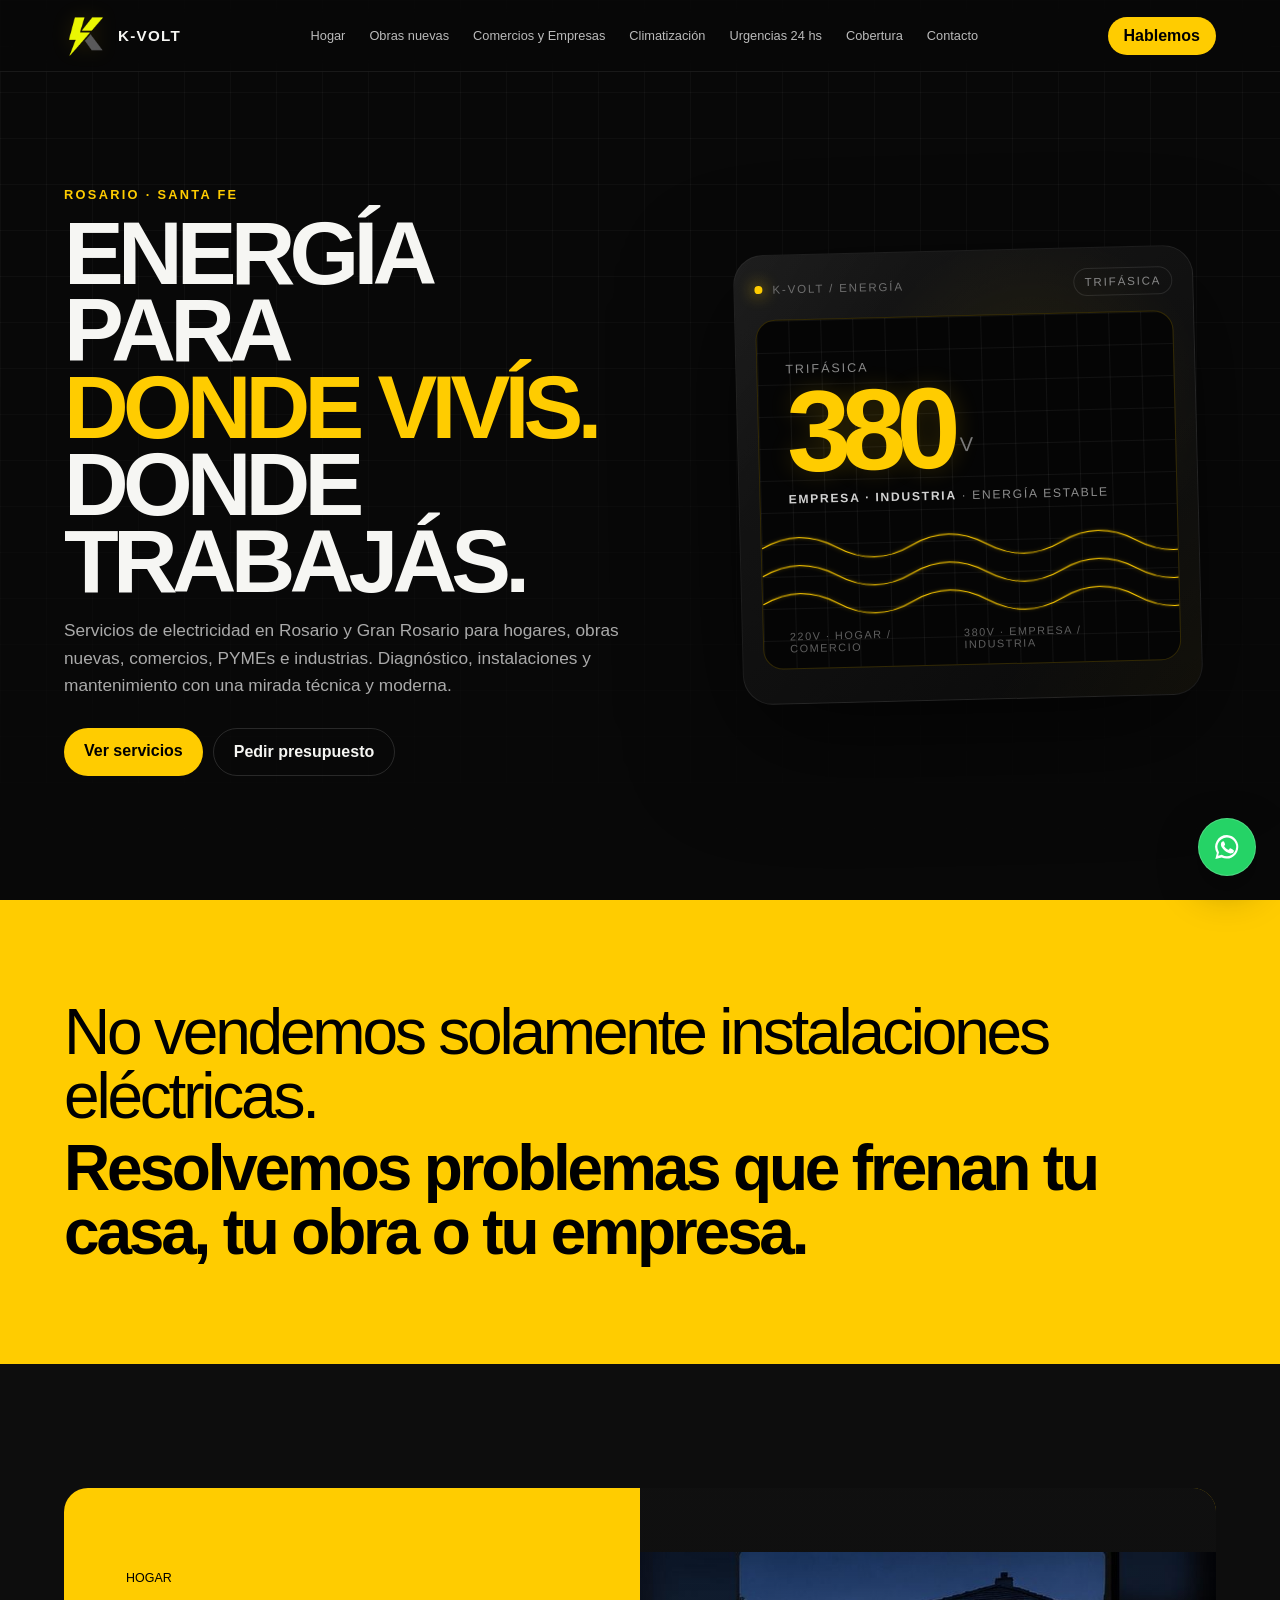
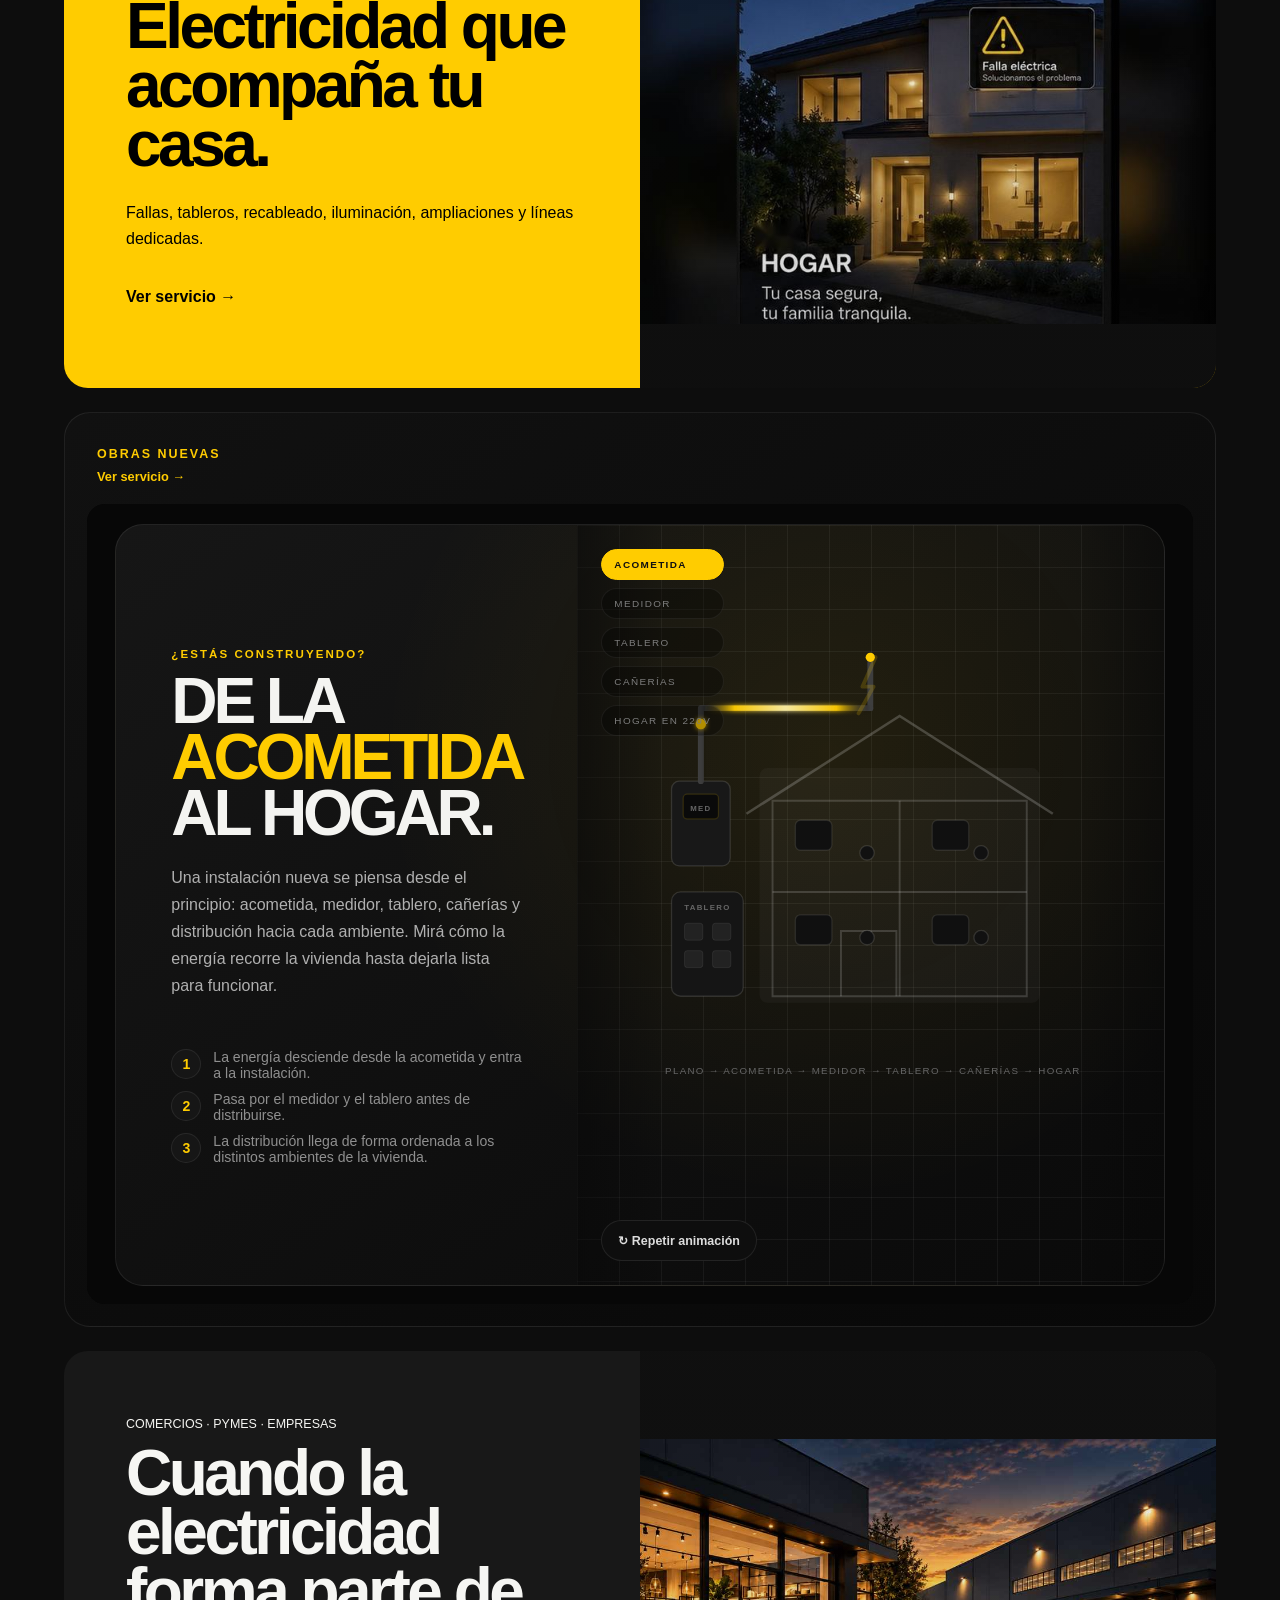
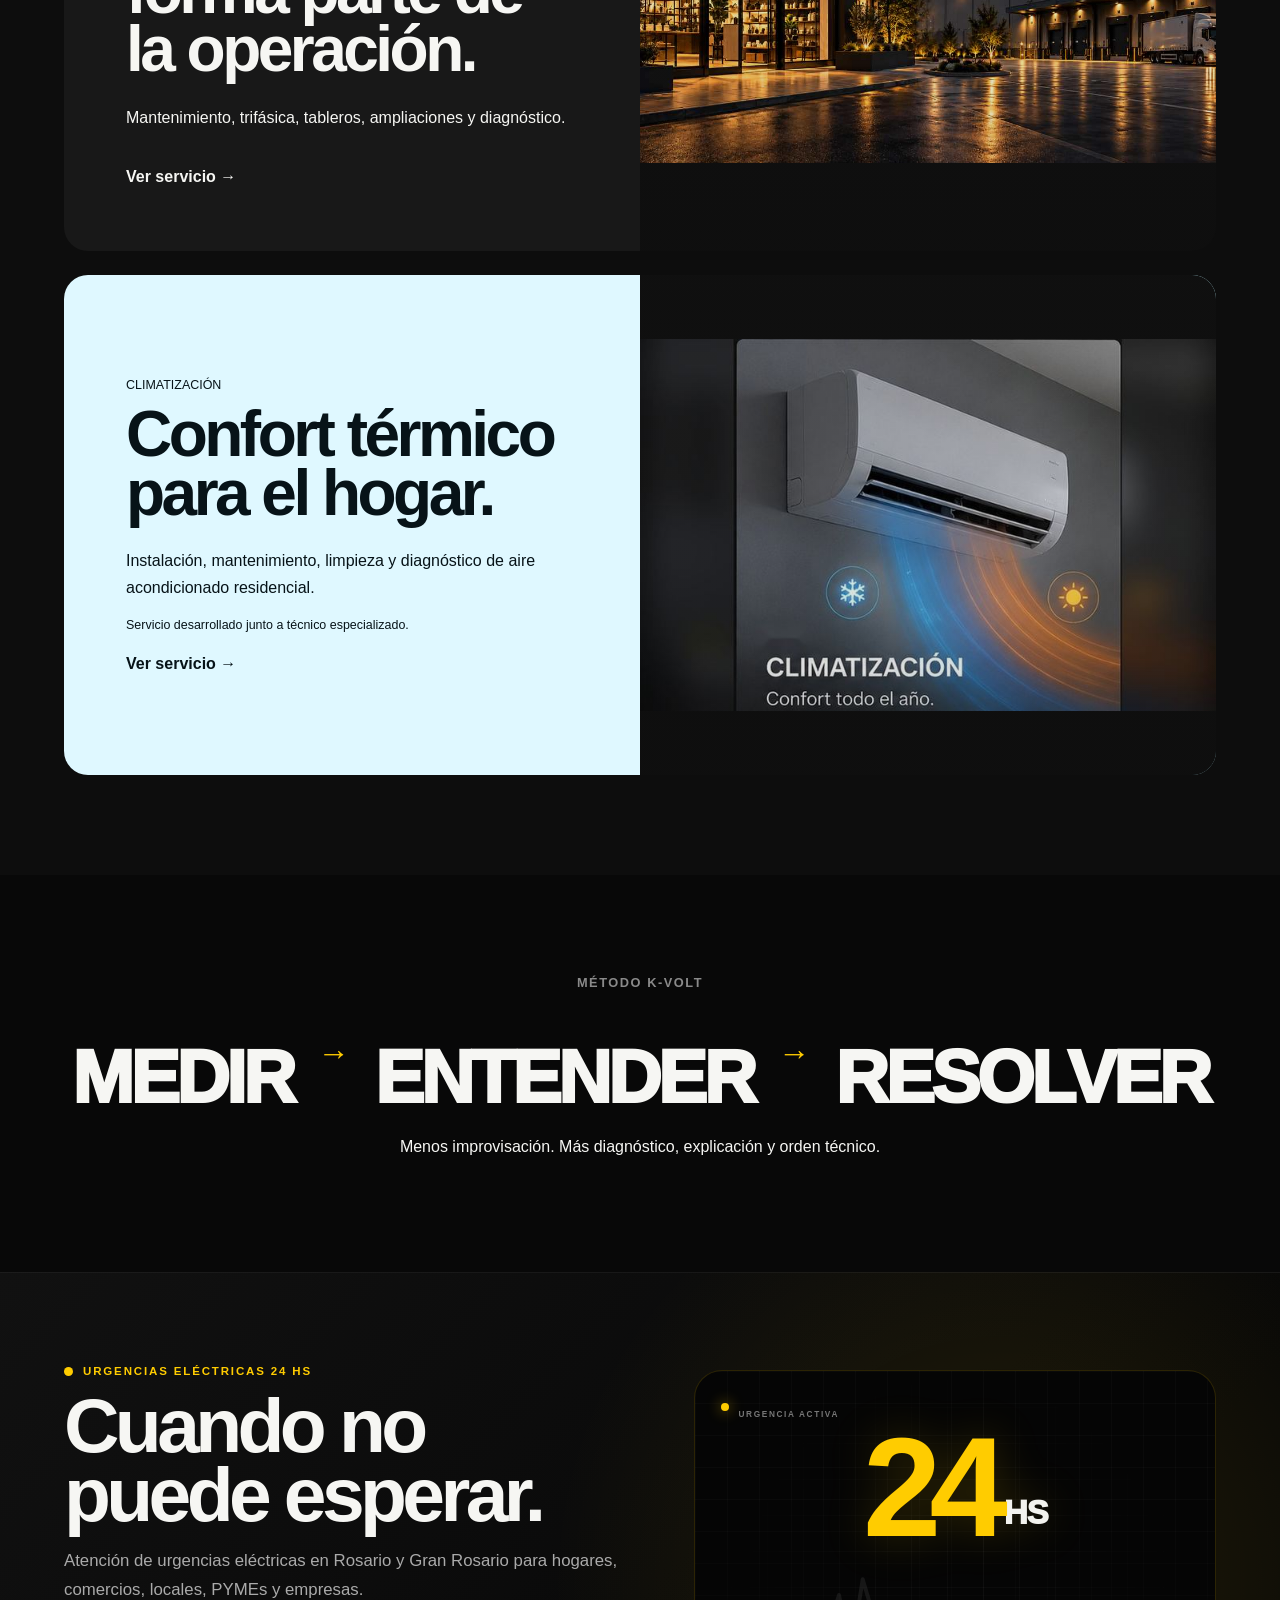
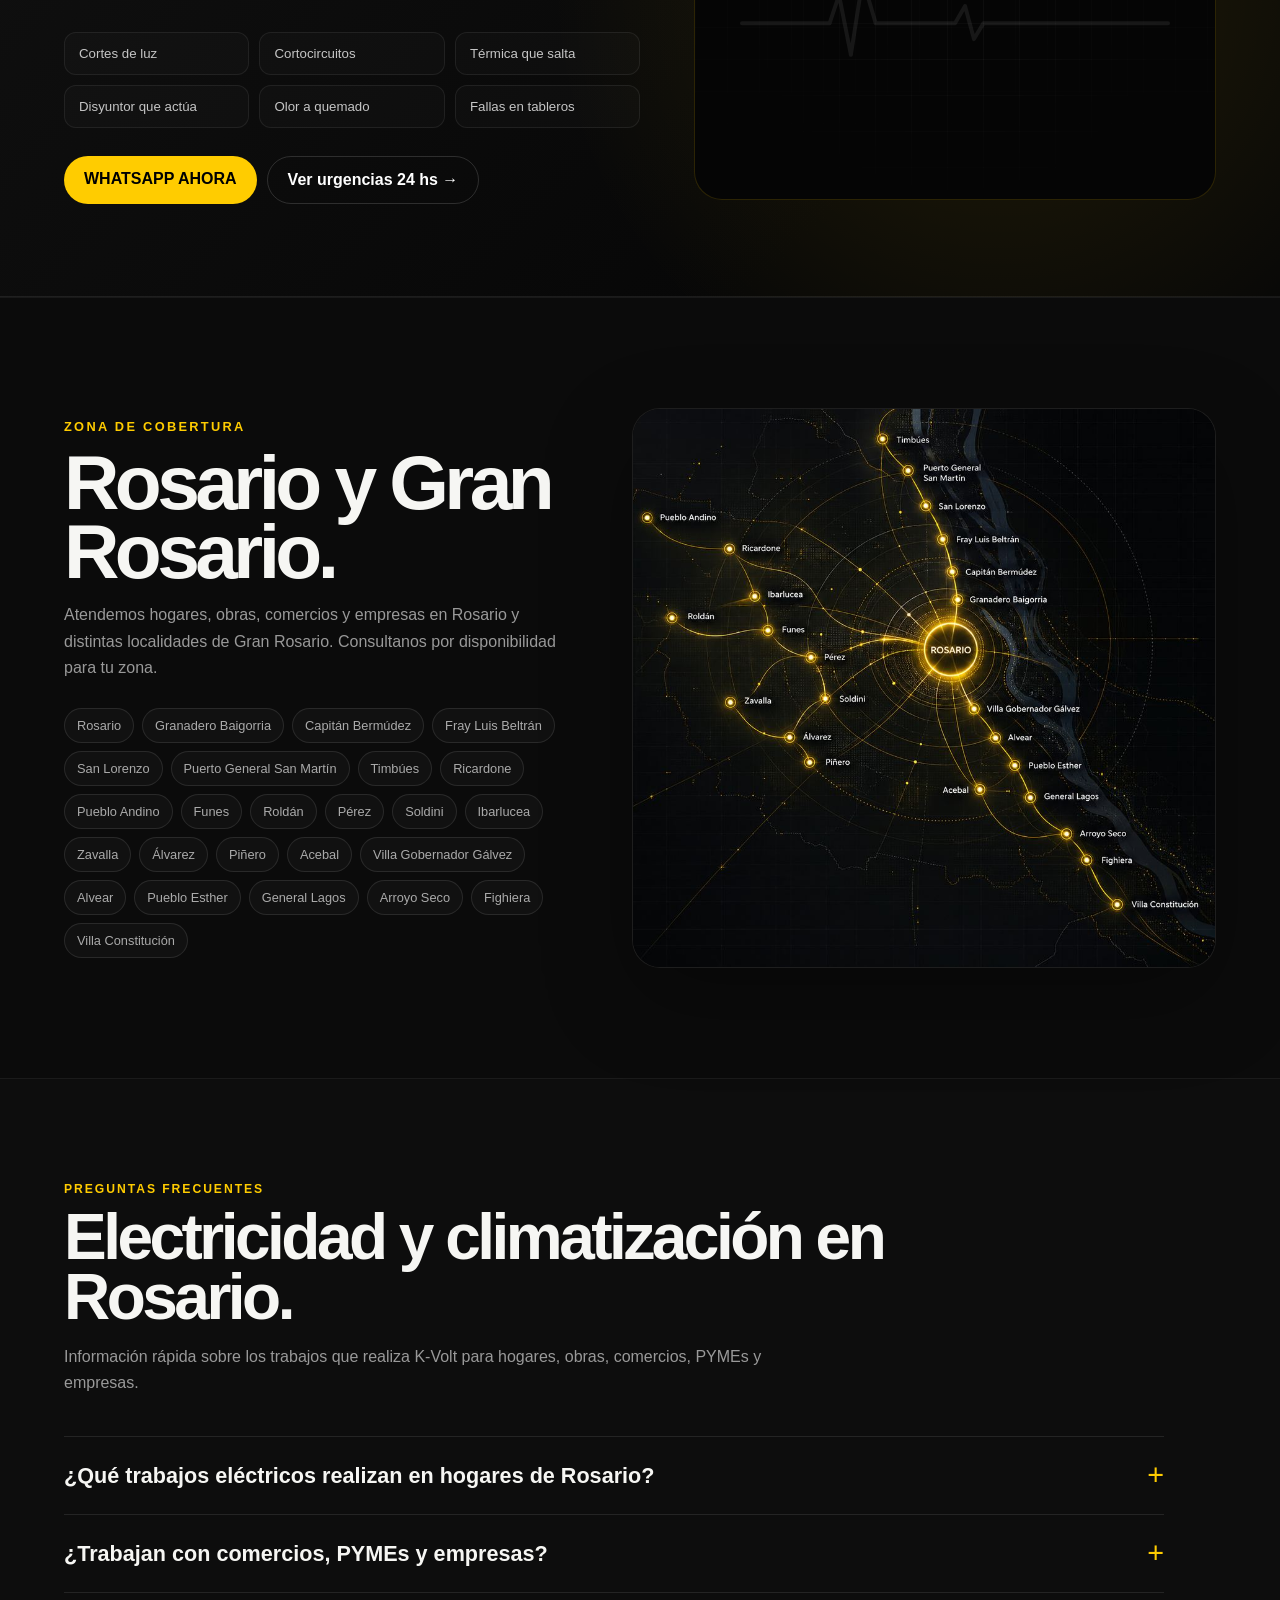
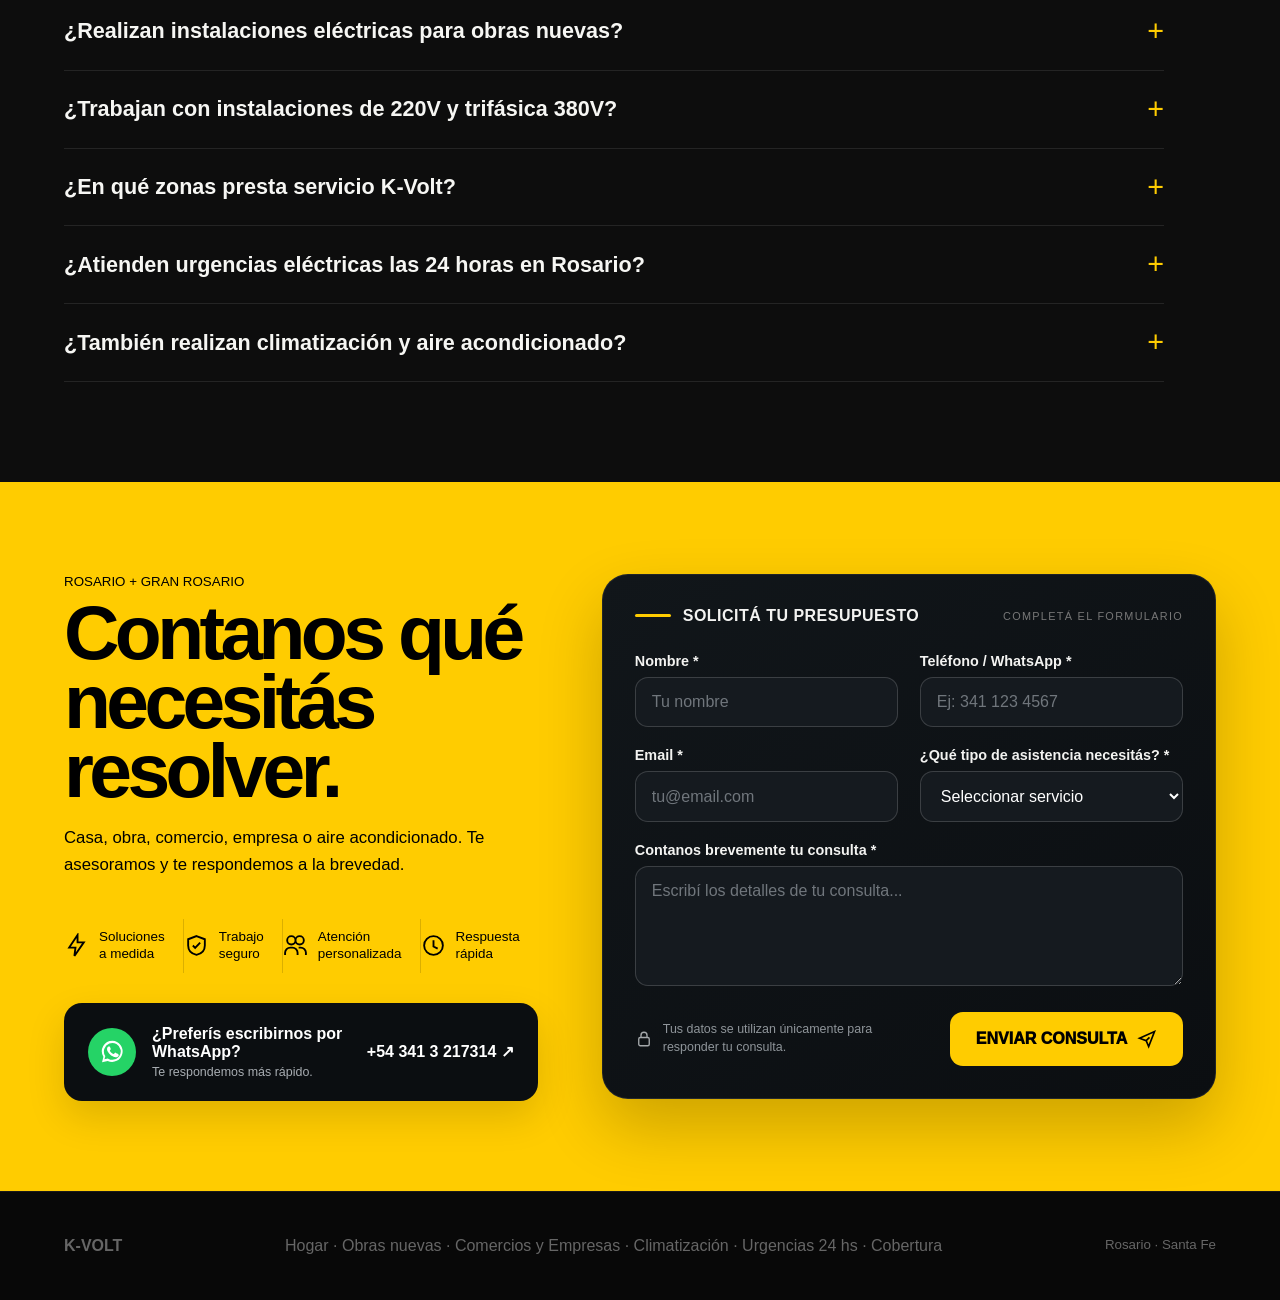
<file: index.html>
<!doctype html>
<html lang="es-AR">
<head>
<meta charset="utf-8">
<meta name="viewport" content="width=device-width,initial-scale=1">
<title>Electricista en Rosario | Hogar, Obras, Comercios y Empresas | K-Volt</title>
<meta name="description" content="Servicios de electricidad en Rosario y Gran Rosario para hogares, obras nuevas, comercios, PYMEs e industrias. Instalaciones, urgencias eléctricas 24 horas, tableros, diagnóstico, mantenimiento, 220V y 380V.">
<meta name="robots" content="index,follow">
<meta name="theme-color" content="#080808">
<link rel="canonical" href="https://kvolt.com.ar/">
<link rel="icon" type="image/png" href="assets/kvolt-isotipo-web.png">
<meta property="og:locale" content="es_AR">
<meta property="og:type" content="website">
<meta property="og:site_name" content="K-Volt">
<meta property="og:title" content="Electricista en Rosario | Hogar, Obras, Comercios y Empresas | K-Volt">
<meta property="og:description" content="Electricidad para hogares, obras nuevas, comercios, PYMEs e industrias en Rosario y Gran Rosario.">
<meta property="og:url" content="https://kvolt.com.ar/">
<meta property="og:image" content="https://kvolt.com.ar/assets/comercios-empresas-kvolt.jpg">
<meta name="twitter:card" content="summary_large_image">
<meta name="twitter:title" content="Electricista en Rosario | K-Volt">
<meta name="twitter:description" content="Servicios eléctricos para hogares, obras nuevas, comercios, PYMEs e industrias en Rosario y Gran Rosario.">
<meta name="twitter:image" content="https://kvolt.com.ar/assets/comercios-empresas-kvolt.jpg">
<script type="application/ld+json">
{
  "@context":"https://schema.org",
  "@type":"Electrician",
  "@id":"https://kvolt.com.ar/#business",
  "name":"K-Volt",
  "url":"https://kvolt.com.ar/",
  "logo":"https://kvolt.com.ar/assets/kvolt-isotipo-web.png",
  "image":"https://kvolt.com.ar/assets/comercios-empresas-kvolt.jpg",
  "telephone":"+54 341 3 217314",
  "email":"contacto.kvolt@gmail.com",
  "description":"Servicios de electricidad para hogares, obras nuevas, comercios, PYMEs e industrias en Rosario y Gran Rosario.",
  "areaServed":[
    {"@type":"City","name":"Rosario"},
    {"@type":"City","name":"Granadero Baigorria"},
    {"@type":"City","name":"Capitán Bermúdez"},
    {"@type":"City","name":"Fray Luis Beltrán"},
    {"@type":"City","name":"San Lorenzo"},
    {"@type":"City","name":"Puerto General San Martín"},
    {"@type":"City","name":"Timbúes"},
    {"@type":"City","name":"Ricardone"},
    {"@type":"City","name":"Pueblo Andino"},
    {"@type":"City","name":"Funes"},
    {"@type":"City","name":"Roldán"},
    {"@type":"City","name":"Pérez"},
    {"@type":"City","name":"Soldini"},
    {"@type":"City","name":"Ibarlucea"},
    {"@type":"City","name":"Zavalla"},
    {"@type":"City","name":"Álvarez"},
    {"@type":"City","name":"Piñero"},
    {"@type":"City","name":"Acebal"},
    {"@type":"City","name":"Villa Gobernador Gálvez"},
    {"@type":"City","name":"Alvear"},
    {"@type":"City","name":"Pueblo Esther"},
    {"@type":"City","name":"General Lagos"},
    {"@type":"City","name":"Arroyo Seco"},
    {"@type":"City","name":"Fighiera"},
    {"@type":"City","name":"Villa Constitución"}
  ],
  "hasOfferCatalog":{
    "@type":"OfferCatalog",
    "name":"Servicios K-Volt",
    "itemListElement":[
      {"@type":"Offer","itemOffered":{"@type":"Service","name":"Electricidad para hogares"}},
      {"@type":"Offer","itemOffered":{"@type":"Service","name":"Instalaciones eléctricas para obras nuevas"}},
      {"@type":"Offer","itemOffered":{"@type":"Service","name":"Electricidad para comercios, PYMEs e industrias"}},
      {"@type":"Offer","itemOffered":{"@type":"Service","name":"Mantenimiento y diagnóstico eléctrico"}},
      {"@type":"Offer","itemOffered":{"@type":"Service","name":"Urgencias eléctricas 24 horas en Rosario"}},
      {"@type":"Offer","itemOffered":{"@type":"Service","name":"Climatización y aire acondicionado residencial"}}
    ]
  }
}
</script>
<style>
:root{--y:#ffcc00;--b:#080808;--g:#141414;--w:#f6f6f3;--m:#919191}
*{box-sizing:border-box}
html{scroll-behavior:smooth}
body{margin:0;background:var(--b);color:var(--w);font-family:Arial,Helvetica,sans-serif;overflow-x:hidden}
a{color:inherit;text-decoration:none}

.loader{
  position:fixed;inset:0;z-index:9999;
  display:grid;place-items:center;
  background:
    radial-gradient(circle at center, rgba(255,204,0,.09), transparent 26rem),
    #050505;
  transition:opacity .7s ease, visibility .7s ease;
}
.loader.hide{opacity:0;visibility:hidden}
.loader-box{
  width:min(88vw,520px);
  display:grid;justify-items:center;gap:22px;
}
.loader-bolt{
  width:150px;height:190px;position:relative;
  filter:drop-shadow(0 0 16px rgba(255,204,0,.28));
}
.loader-bolt svg{width:100%;height:100%}
.loader-bolt path{
  fill:none;
  stroke:var(--y);
  stroke-width:10;
  stroke-linejoin:round;
  stroke-linecap:round;
  stroke-dasharray:540;
  stroke-dashoffset:540;
  animation:drawBolt 1.15s cubic-bezier(.2,.8,.2,1) forwards,
            pulseFlash .34s ease 1.1s 2 alternate;
}
.loader-glow{
  position:absolute;inset:0;border-radius:50%;
  background:radial-gradient(circle, rgba(255,204,0,.22), transparent 60%);
  transform:scale(.7);opacity:0;animation:glowBurst .9s ease 1s forwards;
}
.loader-copy{
  text-align:center;
}
.loader-copy small{
  display:block;color:#7a7a7a;font-size:.72rem;font-weight:900;letter-spacing:.22em;
}
.loader-copy strong{
  display:block;margin-top:10px;
  font-size:clamp(2rem,5vw,3.5rem);letter-spacing:-.06em;
}
.loader-copy strong span{color:var(--y)}
.loader-copy p{margin:10px 0 0;color:#8e8e8e;font-size:.92rem}
.loader-line{
  width:min(70vw,320px);height:3px;overflow:hidden;border-radius:99px;background:#1b1b1b;
}
.loader-line i{
  display:block;height:100%;width:0%;
  background:linear-gradient(90deg, rgba(255,204,0,.45), var(--y), rgba(255,255,255,.5));
  animation:lineGrow 1.5s cubic-bezier(.2,.8,.2,1) .2s forwards;
}

.flash{
  position:fixed;inset:0;z-index:9998;pointer-events:none;
  background:radial-gradient(circle at center, rgba(255,238,170,.45), rgba(255,204,0,.14), transparent 60%);
  opacity:0;mix-blend-mode:screen;
}
.flash.on{animation:screenFlash .45s ease .95s 2 alternate}

header{position:fixed;z-index:20;inset:0 0 auto;height:72px;display:flex;align-items:center;justify-content:space-between;padding:0 5vw;background:#080808cc;border-bottom:1px solid #ffffff12;backdrop-filter:blur(14px)}
.logo{display:flex;align-items:center;gap:10px;font-weight:900;letter-spacing:.08em;min-width:0}
.logo-mark{width:44px;height:44px;display:block;object-fit:contain;flex:0 0 auto;filter:drop-shadow(0 0 10px rgba(255,204,0,.12))}
.logo-word{font-size:.95rem;white-space:nowrap}
nav{display:flex;gap:24px;color:#bbb;font-size:.8rem}
nav a:hover{color:var(--y)}
.pill{background:var(--y);color:#000;padding:10px 16px;border-radius:999px;font-weight:900}

.hero{min-height:100vh;display:grid;grid-template-columns:1.1fr .9fr;gap:50px;align-items:center;padding:110px 5vw 60px;position:relative;overflow:hidden}
.hero:before{
  content:"";position:absolute;inset:0;
  background-image:linear-gradient(#ffffff08 1px,transparent 1px),linear-gradient(90deg,#ffffff08 1px,transparent 1px);
  background-size:46px 46px;mask-image:linear-gradient(#000 30%,transparent)
}
.copy,.panel{position:relative;z-index:2}
.kicker{color:var(--y);font-size:.7rem;letter-spacing:.18em;font-weight:900}
h1{margin:12px 0 0;font-size:clamp(3.4rem,7vw,7.6rem);line-height:.86;letter-spacing:-.065em}
h1 span{display:block;color:var(--y)}
.lead{max-width:650px;color:#aaa;font-size:1.08rem;line-height:1.6}
.actions{display:flex;gap:10px;flex-wrap:wrap;margin-top:28px}
.btn{padding:14px 20px;border-radius:999px;font-weight:900}
.primary{background:var(--y);color:#000}
.ghost{border:1px solid #ffffff22}

.device{max-width:430px;margin:auto;padding:20px;border-radius:24px;background:linear-gradient(145deg,#202020,#0b0b0b);border:1px solid #ffffff18;box-shadow:0 40px 100px #0008;transform:rotate(-2deg);position:relative;overflow:hidden}
.device:before{
  content:"";position:absolute;inset:-20% auto auto -25%;
  width:180px;height:180px;background:radial-gradient(circle, rgba(255,204,0,.18), transparent 65%);
  filter:blur(12px);
}
.device-top{display:flex;justify-content:space-between;color:#666;font-size:.62rem;letter-spacing:.12em}
.dot{width:8px;height:8px;border-radius:50%;background:var(--y);box-shadow:0 0 18px var(--y)}
.screen{
  margin-top:16px;min-height:260px;border-radius:14px;background:#040404;border:1px solid #ffcc0030;
  display:grid;place-items:center;align-content:center;position:relative;overflow:hidden
}
.screen:before{
  content:"";position:absolute;inset:0;
  background:linear-gradient(115deg, transparent 0 44%, rgba(255,204,0,.22) 49%, rgba(255,255,255,.1) 50%, transparent 56% 100%);
  transform:translateX(-120%);
  animation:screenSweep 2s ease 1.4s forwards;
}
.screen small{color:#666;letter-spacing:.18em}
.screen strong{font-size:6rem;color:var(--y);line-height:1}
.screen strong i{font-style:normal;font-size:1rem;color:#777}
.screen p{font-size:.62rem;color:#666;letter-spacing:.15em}

.statement{padding:100px 5vw;background:var(--y);color:#000}
.statement p{margin:0;max-width:1100px;font-size:clamp(2rem,5vw,5rem);line-height:1;letter-spacing:-.05em}
.statement strong{display:block;margin-top:8px}

section.pad{padding:100px 5vw}
.label{color:#666;font-size:.65rem;font-weight:900;letter-spacing:.16em}
.problem{display:grid;grid-template-columns:60px 1fr 320px;gap:20px;align-items:center;min-height:140px;border-bottom:1px solid #ffffff15}
.problem:first-of-type{margin-top:30px;border-top:1px solid #ffffff15}
.problem span{color:var(--y);font-size:.7rem}
.problem h2{font-size:clamp(1.8rem,3.6vw,3.7rem);letter-spacing:-.045em;margin:0}
.problem p{color:#888;margin:0}

.worlds{background:#0d0d0d}
.world{margin-top:24px;display:grid;grid-template-columns:1fr 1fr;min-height:500px;border-radius:24px;overflow:hidden}
.worldcopy{padding:clamp(28px,5vw,62px);display:flex;flex-direction:column;justify-content:center}
.worldcopy h2{font-size:clamp(2.6rem,5vw,5rem);line-height:.92;letter-spacing:-.055em;margin:10px 0}
.worldcopy p{max-width:520px}
.worldcopy a{margin-top:20px;font-weight:900}
.visual{position:relative;display:flex;justify-content:flex-end;align-items:flex-end;padding:28px}
.home{background:var(--y);color:#000}
.home .visual{background:#101010;color:#fff}
.biz{background:#181818}
.biz .visual{background:linear-gradient(135deg,#242424,#070707)}
.clima{background:#dff8ff;color:#071318}
.clima .visual{background:linear-gradient(135deg,#b7f3ff,#10282e);color:#fff}
.lines{position:absolute;inset:0}
.lines i{position:absolute;background:var(--y)}
.lines i:nth-child(1){width:70%;height:3px;top:30%;left:12%}
.lines i:nth-child(2){height:58%;width:3px;left:55%;top:16%}
.lines i:nth-child(3){width:34%;height:3px;top:67%;left:55%}
.snow{position:absolute;font-size:17rem;opacity:.14;left:50%;top:50%;transform:translate(-50%,-50%)}

.works{display:grid;grid-template-columns:1.1fr .9fr;gap:70px;background:#101010}
.works h2{font-size:clamp(3rem,6vw,6.5rem);line-height:.9;letter-spacing:-.06em;margin:24px 0}
.works h2 span{display:block;color:var(--y)}
.works p{color:#929292}
.steps{display:grid;align-content:center}
.steps div{display:grid;grid-template-columns:55px 1fr;padding:22px 0;border-bottom:1px solid #ffffff15}
.steps span{color:var(--y);font-size:.7rem}
.steps strong{font-size:1.4rem}

.method{text-align:center}
.methodrow{display:flex;justify-content:center;gap:25px;flex-wrap:wrap;margin:45px 0 18px}
.methodrow span{font-size:clamp(2.2rem,5.8vw,6rem);font-weight:950;letter-spacing:-.05em}
.methodrow i{font-style:normal;color:var(--y);font-size:2rem}

.contact{padding:95px 5vw;background:var(--y);color:#000;display:grid;grid-template-columns:1fr 1fr;gap:60px}
.contact h2{font-size:clamp(3rem,6vw,6rem);line-height:.9;letter-spacing:-.06em;margin:8px 0}
.contactbox{display:grid;gap:10px;align-content:center}
.contactbox a{padding:20px;border:1px solid #0002;border-radius:14px;display:flex;justify-content:space-between}
.contactbox a:first-child{background:#000;color:#fff;min-height:110px;align-items:center}

footer{padding:45px 5vw;display:flex;justify-content:space-between;gap:20px;color:#666;border-top:1px solid #ffffff12}

.reveal{opacity:0;transform:translateY(20px);transition:.7s cubic-bezier(.2,.8,.2,1)}
.reveal.on{opacity:1;transform:none}

@keyframes drawBolt{to{stroke-dashoffset:0}}
@keyframes glowBurst{0%{opacity:0;transform:scale(.7)}40%{opacity:1}100%{opacity:.25;transform:scale(1.12)}}
@keyframes pulseFlash{from{stroke:#ffcc00;filter:drop-shadow(0 0 0 rgba(255,204,0,0))}to{stroke:#fff3a8;filter:drop-shadow(0 0 10px rgba(255,204,0,.9))}}
@keyframes lineGrow{to{width:100%}}
@keyframes screenFlash{0%{opacity:0}40%{opacity:.65}100%{opacity:0}}
@keyframes screenSweep{to{transform:translateX(120%)}}

@media(max-width:900px){
  nav{display:none}
  .hero,.world,.works,.contact{grid-template-columns:1fr}
  .problem{grid-template-columns:45px 1fr}
  .problem p{grid-column:2}
}
@media(max-width:600px){
  header{padding:0 18px}
  .logo{gap:8px}
  .logo-mark{width:42px;height:42px}
  .logo-word{font-size:.9rem}
  header{padding:0 18px}
  .pill{display:none}
  .hero,section.pad,.statement,.contact{padding-left:18px;padding-right:18px}
  .hero h1{font-size:3.15rem}
  .problem{grid-template-columns:1fr;gap:8px;padding:24px 0}
  .problem p{grid-column:1}
  .world{border-radius:16px}
  .worldcopy{padding:26px 20px}
  footer{flex-direction:column}
  .loader-bolt{width:120px;height:150px}
  .screen strong{font-size:4.8rem}
}

.new-build-integrated{
  margin-top:24px;
  padding:22px;
  border-radius:26px;
  background:linear-gradient(145deg,#111,#080808);
  border:1px solid rgba(255,255,255,.08);
}
.new-build-heading{
  padding:12px 10px 20px;
  display:flex;
  flex-direction:column;
  align-items:flex-start;
  gap:8px;
  flex-wrap:nowrap;
}
.new-build-heading span{
  color:#ffcc00;
  font-size:.68rem;
  font-weight:900;
  letter-spacing:.16em;
}
.new-build-heading strong{
  font-size:clamp(1.7rem,3vw,3rem);
  letter-spacing:-.04em;
}
.new-build-heading p{
  margin:0 0 2px auto;
  max-width:520px;
  color:#898989;
}
.new-build-integrated iframe{
  width:100%;
  height:800px;
  border:0;
  border-radius:18px;
  background:#070707;
  display:block;
}
@media(max-width:900px){
  .new-build-heading p{margin-left:0;width:100%}
  .new-build-integrated iframe{height:1180px}
}
@media(max-width:600px){
  .new-build-integrated{padding:8px;border-radius:18px}
  .new-build-heading{padding:16px 12px 18px}
  .new-build-integrated iframe{height:1080px;border-radius:14px}
}


/* V3 - visuales por universo */
.service-visual{
  position:relative;
  overflow:hidden;
  min-height:100%;
  background:#0d0d0d;
}
.service-visual img{
  position:absolute;
  inset:0;
  width:100%;
  height:100%;
  object-fit:cover;
  display:block;
  filter:saturate(.72) contrast(1.06) brightness(.73);
  transform:scale(1.015);
  transition:transform .8s cubic-bezier(.2,.8,.2,1), filter .8s ease;
}
.world:hover .service-visual img{
  transform:scale(1.055);
  filter:saturate(.86) contrast(1.07) brightness(.78);
}
.visual-shade{
  position:absolute;
  inset:0;
  background:
    linear-gradient(90deg,rgba(10,10,10,.20),rgba(10,10,10,.04) 45%,rgba(10,10,10,.22)),
    linear-gradient(0deg,rgba(5,5,5,.52),transparent 55%);
}
.visual-code{
  position:absolute;
  right:28px;
  bottom:26px;
  z-index:4;
  font-size:.72rem;
  letter-spacing:.14em;
  color:#fff;
}
.fault-badge{
  position:absolute;
  left:8%;
  top:10%;
  z-index:4;
  display:flex;
  align-items:center;
  gap:12px;
  padding:12px 14px;
  background:rgba(8,8,8,.86);
  border:1px solid rgba(255,204,0,.34);
  border-radius:14px;
  backdrop-filter:blur(9px);
  color:#fff;
  box-shadow:0 16px 45px rgba(0,0,0,.28);
}
.warning-icon{
  width:36px;height:36px;
  display:grid;place-items:center;
  border:2px solid #ffcc00;
  border-radius:10px;
  color:#ffcc00;
  font-weight:950;
}
.fault-badge small{
  display:block;
  color:#858585;
  font-size:.55rem;
  letter-spacing:.14em;
  margin-bottom:2px;
}
.fault-badge strong{font-size:.92rem}
.industrial-ui{
  position:absolute;
  z-index:4;
  left:8%;
  bottom:8%;
  display:grid;
  grid-template-columns:repeat(3,52px);
  gap:7px;
}
.industrial-ui span{
  height:4px;
  background:#ffcc00;
  box-shadow:0 0 10px rgba(255,204,0,.32);
}
.industrial-ui span:nth-child(2){opacity:.65}
.industrial-ui span:nth-child(3){opacity:.35}
.industrial-ui small{
  grid-column:1/-1;
  color:#c9c9c9;
  letter-spacing:.12em;
  font-size:.55rem;
}
.climate-overlay{
  position:absolute;
  inset:0;
  z-index:4;
  pointer-events:none;
}
.cold,.heat{
  position:absolute;
  top:12%;
  width:54px;height:54px;
  display:grid;place-items:center;
  border-radius:50%;
  background:rgba(8,8,8,.7);
  backdrop-filter:blur(7px);
  font-size:1.4rem;
}
.cold{left:10%;color:#8ae9ff;border:1px solid rgba(138,233,255,.48)}
.heat{right:10%;color:#ffb64d;border:1px solid rgba(255,182,77,.48)}
.airflow{
  position:absolute;
  left:18%;
  right:18%;
  top:44%;
  height:80px;
  border-top:3px solid rgba(130,231,255,.65);
  border-bottom:3px solid rgba(255,174,74,.55);
  border-radius:50%;
  transform:rotate(-7deg);
  opacity:.72;
  filter:blur(.2px);
  animation:airFlowMove 3.2s ease-in-out infinite alternate;
}
.airflow:before,.airflow:after{
  content:"";
  position:absolute;
  left:6%;right:8%;
  height:2px;
  border-radius:50%;
}
.airflow:before{
  top:20px;
  background:linear-gradient(90deg,transparent,#7ee7ff,transparent);
}
.airflow:after{
  bottom:20px;
  background:linear-gradient(90deg,transparent,#ffb348,transparent);
}
@keyframes airFlowMove{
  from{transform:translateX(-10px) rotate(-7deg);opacity:.45}
  to{transform:translateX(14px) rotate(-4deg);opacity:.9}
}
@media(max-width:900px){
  .service-visual{min-height:360px}
}


/* versión con imágenes puras */
.service-visual{
  position:relative;
  overflow:hidden;
  min-height:100%;
  background:#0d0d0d;
}
.service-visual img{
  position:absolute;
  inset:0;
  width:100%;
  height:100%;
  object-fit:cover;
  display:block;
  filter:saturate(.78) contrast(1.04) brightness(.80);
  transform:scale(1.01);
  transition:transform .8s cubic-bezier(.2,.8,.2,1), filter .8s ease;
}
.world:hover .service-visual img{
  transform:scale(1.04);
  filter:saturate(.88) contrast(1.06) brightness(.84);
}
.pure-image::after{
  content:"";
  position:absolute;
  inset:0;
  background:linear-gradient(0deg, rgba(5,5,5,.14), rgba(5,5,5,.04));
  pointer-events:none;
}
.visual-shade,
.fault-badge,
.warning-icon,
.industrial-ui,
.climate-overlay,
.visual-code{
  display:none !important;
}
@media(max-width:900px){
  .service-visual{min-height:360px}
}


/* Ajuste específico de climatización: mostrar la pieza completa */
#clima .service-visual img{
  object-fit:contain !important;
  object-position:center center !important;
  transform:none !important;
  filter:none !important;
  background:#101010;
}
#clima:hover .service-visual img{
  transform:none !important;
  filter:none !important;
}


/* Ajuste específico: hogar y empresa muestran la pieza completa */
#hogar .service-visual img,
#empresa .service-visual img{
  object-fit:contain !important;
  object-position:center center !important;
  transform:none !important;
  filter:none !important;
  background:#101010;
}
#hogar:hover .service-visual img,
#empresa:hover .service-visual img{
  transform:none !important;
  filter:none !important;
}


/* HERO 220V / 380V */
.hero-energy-card{position:relative;max-width:460px;margin:auto;min-height:450px;border-radius:30px;border:1px solid rgba(255,255,255,.07);background:radial-gradient(circle at 65% 35%,rgba(255,204,0,.08),transparent 42%),linear-gradient(145deg,#171717,#0a0a0a);padding:20px;transform:rotate(-1.4deg);box-shadow:0 35px 110px rgba(0,0,0,.58);overflow:hidden}
.hero-energy-card:before{content:"";position:absolute;inset:0;pointer-events:none;background:linear-gradient(125deg,rgba(255,255,255,.03),transparent 25%,transparent 72%,rgba(255,204,0,.03))}
.energy-head{position:relative;z-index:2;display:flex;align-items:center;justify-content:space-between;color:#6e6e6e;font-size:.62rem;letter-spacing:.16em}
.energy-brand{display:flex;align-items:center;gap:10px}.energy-brand i{width:8px;height:8px;border-radius:50%;background:var(--y);box-shadow:0 0 16px var(--y)}
.energy-badge{padding:7px 10px;border:1px solid rgba(255,255,255,.1);border-radius:999px;color:#888}
.energy-screen{position:relative;margin-top:16px;min-height:350px;border-radius:20px;border:1px solid rgba(255,204,0,.18);background:#050505;overflow:hidden}
.energy-grid{position:absolute;inset:0;background-image:linear-gradient(rgba(255,255,255,.05) 1px,transparent 1px),linear-gradient(90deg,rgba(255,255,255,.05) 1px,transparent 1px);background-size:32px 32px}
.energy-center{position:absolute;left:28px;top:42px;z-index:3}.energy-center .config{color:#8a8a8a;font-size:.7rem;letter-spacing:.16em;margin-bottom:8px}
.energy-value{display:flex;align-items:flex-end;gap:8px}.energy-value b{display:block;font-size:clamp(5.2rem,9vw,8.8rem);line-height:.82;letter-spacing:-.08em;color:var(--y);text-shadow:0 0 24px rgba(255,204,0,.18)}.energy-value span{display:block;padding-bottom:18px;color:#7a7a7a;font-size:1.25rem}
.energy-subtitle{margin-top:14px;color:#8d8d8d;font-size:.7rem;letter-spacing:.14em}.energy-subtitle strong{color:#d2d2d2;font-weight:700}
.energy-wave-zone{position:absolute;left:0;right:0;bottom:44px;height:118px;z-index:2}.energy-wave-row{position:absolute;left:0;right:0;height:28px;opacity:0;transform:translateY(10px);transition:opacity .35s ease,transform .35s ease}.energy-wave-row.active{opacity:1;transform:translateY(0)}.energy-wave-row svg{width:180%;height:100%;animation:moveEnergyWave 3.2s linear infinite}.energy-wave-row path{fill:none;stroke:var(--y);stroke-width:3;filter:drop-shadow(0 0 6px rgba(255,204,0,.42))}.ew1{bottom:62px}.ew2{bottom:34px}.ew3{bottom:6px}
.energy-footer{position:absolute;left:26px;right:26px;bottom:14px;display:flex;justify-content:space-between;color:#5f5f5f;font-size:.56rem;letter-spacing:.14em;z-index:3}.energy-flash{position:absolute;inset:0;pointer-events:none;background:radial-gradient(circle at 42% 38%,rgba(255,204,0,.24),transparent 48%);opacity:0}.energy-flash.on{animation:heroEnergyFlash .5s ease}
@keyframes moveEnergyWave{from{transform:translateX(0)}to{transform:translateX(-33.333%)}}@keyframes heroEnergyFlash{0%{opacity:0}38%{opacity:.8}100%{opacity:0}}


.method-title{color:#8a8a8a;font-size:.72rem;font-weight:900;letter-spacing:.12em;text-transform:uppercase}
.coverage{
  padding:110px 5vw;
  display:grid;
  grid-template-columns:.92fr 1.08fr;
  gap:70px;
  align-items:center;
  background:#0b0b0b;
  border-top:1px solid rgba(255,255,255,.06);
}
.coverage-kicker{margin:0 0 14px;color:var(--y);font-size:.7rem;font-weight:900;letter-spacing:.18em}
.coverage h2{margin:0;font-size:clamp(3rem,6vw,6.4rem);line-height:.9;letter-spacing:-.06em}
.coverage-copy>p:not(.coverage-kicker){max-width:640px;color:#999;line-height:1.65}
.coverage-tags{display:flex;flex-wrap:wrap;gap:8px;margin-top:26px}
.coverage-tags span{
  padding:9px 12px;border-radius:999px;border:1px solid rgba(255,255,255,.10);
  background:#111;color:#aaa;font-size:.72rem;transition:.25s ease;
}
.coverage-tags span:hover{border-color:rgba(255,204,0,.45);color:var(--y)}
.coverage-radar{
  position:relative;min-height:620px;border-radius:28px;overflow:hidden;
  border:1px solid rgba(255,255,255,.08);
  background:radial-gradient(circle at center,rgba(255,204,0,.08),transparent 42%),#080808;
}
.radar-grid{position:absolute;inset:0;background-image:linear-gradient(rgba(255,255,255,.04) 1px,transparent 1px),linear-gradient(90deg,rgba(255,255,255,.04) 1px,transparent 1px);background-size:38px 38px}
.radar-ring{position:absolute;left:50%;top:50%;border:1px solid rgba(255,204,0,.18);border-radius:50%;transform:translate(-50%,-50%)}
.ring-1{width:180px;height:180px}.ring-2{width:340px;height:340px}.ring-3{width:510px;height:510px}
.radar-core{
  position:absolute;left:50%;top:50%;transform:translate(-50%,-50%);
  width:118px;height:118px;border-radius:50%;display:grid;place-items:center;align-content:center;
  background:#0d0d0d;border:1px solid rgba(255,204,0,.45);box-shadow:0 0 50px rgba(255,204,0,.12);z-index:4;
}
.radar-core i{width:9px;height:9px;border-radius:50%;background:var(--y);box-shadow:0 0 15px var(--y);margin-bottom:8px}
.radar-core strong{font-size:.82rem;letter-spacing:.12em}.radar-core small{margin-top:4px;color:#707070;font-size:.54rem;letter-spacing:.18em}
.radar-sweep{
  position:absolute;left:50%;top:50%;width:255px;height:255px;transform-origin:0 0;
  background:conic-gradient(from 0deg,rgba(255,204,0,.20),transparent 38deg);
  animation:radarSweep 5s linear infinite;z-index:2;
}
.coverage-node{
  position:absolute;z-index:5;padding:8px 10px;border-radius:999px;background:rgba(15,15,15,.92);
  border:1px solid rgba(255,204,0,.24);color:#bdbdbd;font-size:.66rem;letter-spacing:.04em;
  box-shadow:0 8px 26px rgba(0,0,0,.3);
}
.coverage-node:before{content:"";display:inline-block;width:6px;height:6px;border-radius:50%;background:var(--y);box-shadow:0 0 10px var(--y);margin-right:7px}
.n1{left:14%;top:29%}.n2{left:19%;top:63%}.n3{right:12%;top:18%}.n4{right:18%;top:37%}.n5{right:15%;top:61%}.n6{right:27%;bottom:12%}.n7{left:12%;bottom:17%}.n8{right:8%;bottom:31%}
@keyframes radarSweep{to{transform:rotate(360deg)}}
@media(max-width:900px){
  .coverage{grid-template-columns:1fr;padding-left:18px;padding-right:18px}
  .coverage-radar{min-height:560px}
}
@media(max-width:600px){
  .coverage{padding-top:80px;padding-bottom:80px;gap:38px}
  .coverage-radar{min-height:470px}
  .ring-1{width:135px;height:135px}.ring-2{width:260px;height:260px}.ring-3{width:390px;height:390px}
  .radar-sweep{width:195px;height:195px}
  .coverage-node{font-size:.58rem;padding:7px 8px}
}


/* Cobertura geográfica ajustada */
.coverage-map{position:relative;min-height:620px;border-radius:30px;border:1px solid rgba(255,255,255,.08);overflow:hidden;background:radial-gradient(circle at center,rgba(255,204,0,.08),transparent 34%),#070707}
.map-grid{position:absolute;inset:0;background-image:linear-gradient(rgba(255,255,255,.05) 1px,transparent 1px),linear-gradient(90deg,rgba(255,255,255,.05) 1px,transparent 1px);background-size:38px 38px}
.map-core{position:absolute;left:50%;top:50%;transform:translate(-50%,-50%);width:124px;height:124px;border-radius:50%;background:#0f0f0f;border:1px solid rgba(255,204,0,.5);display:grid;place-items:center;align-content:center;z-index:4;box-shadow:0 0 45px rgba(255,204,0,.10)}
.map-core i{width:10px;height:10px;border-radius:50%;background:var(--y);box-shadow:0 0 18px var(--y);margin-bottom:6px}.map-core strong{font-size:.92rem;letter-spacing:.13em}.map-core small{margin-top:4px;color:#6d6d6d;letter-spacing:.16em;font-size:.55rem}
.map-node{position:absolute;z-index:5;padding:8px 12px;border-radius:999px;background:rgba(15,15,15,.92);border:1px solid rgba(255,204,0,.25);color:#d4d4d4;font-size:.68rem;box-shadow:0 8px 28px rgba(0,0,0,.30)}
.map-node:before{content:"";display:inline-block;width:7px;height:7px;border-radius:50%;background:var(--y);box-shadow:0 0 12px var(--y);margin-right:7px}
.map-link{position:absolute;left:50%;top:50%;transform-origin:left center;height:1px;border-top:1px dashed rgba(255,204,0,.18);z-index:2}.link-north{width:220px;transform:translate(0,-50%) rotate(-66deg)}.link-west{width:220px;transform:translate(0,-50%) rotate(198deg)}.link-south{width:220px;transform:translate(0,-50%) rotate(45deg)}
.ibarlucea{left:18%;top:12%}.pto{left:38%;top:5%}.slorenzo{left:42%;top:11%}.fray{left:44%;top:17%}.capitan{left:46%;top:23%}.baigorria{left:49%;top:29%}
.funes{left:12%;top:34%}.roldan{left:8%;top:44%}.perez{left:21%;top:58%}.soldini{left:24%;top:69%}
.vgg{left:58%;top:59%}.alvear{left:52%;top:71%}.pueblo{left:68%;top:66%}.glagos{left:63%;top:78%}.asec{left:57%;top:88%}
.contactbox{grid-template-columns:1fr 1fr}
@media(max-width:700px){.coverage-map{min-height:560px}.map-node{font-size:.60rem;padding:7px 10px}}
@media(max-width:560px){.contactbox{grid-template-columns:1fr}.coverage-map{min-height:500px}}


/* Ajustes de usabilidad y accesibilidad */
a:focus-visible,button:focus-visible{outline:3px solid var(--y);outline-offset:4px}
.menu-toggle{display:none;width:44px;height:44px;border:1px solid #ffffff1f;border-radius:12px;background:#111;color:#fff;align-items:center;justify-content:center;flex-direction:column;gap:5px;cursor:pointer;padding:0}
.menu-toggle span{display:block;width:20px;height:2px;background:currentColor;border-radius:99px;transition:transform .25s ease,opacity .25s ease}
.menu-toggle.open span:nth-child(1){transform:translateY(7px) rotate(45deg)}
.menu-toggle.open span:nth-child(2){opacity:0}
.menu-toggle.open span:nth-child(3){transform:translateY(-7px) rotate(-45deg)}

.whatsapp-float{position:fixed;right:24px;bottom:24px;z-index:40;width:58px;height:58px;border-radius:50%;display:grid;place-items:center;background:#25D366;color:#fff;box-shadow:0 14px 42px rgba(0,0,0,.38);border:1px solid rgba(255,255,255,.18);transition:transform .2s ease,box-shadow .2s ease}
.whatsapp-float:hover{transform:translateY(-2px) scale(1.03);box-shadow:0 18px 46px rgba(0,0,0,.44)}
.whatsapp-float svg{width:30px;height:30px;display:block;fill:currentColor}

/* Mejor legibilidad de textos secundarios */
.kicker,.coverage-kicker{font-size:.8rem}
.new-build-heading span{font-size:.78rem}
.energy-head{font-size:.72rem}
.energy-center .config{font-size:.78rem}
.energy-subtitle{font-size:.76rem}
.energy-footer{font-size:.68rem}
.method-title{font-size:.8rem}
.coverage-tags span{font-size:.8rem}
.map-node{font-size:.75rem}
.worldcopy small{font-size:.78rem;line-height:1.4}
.worldcopy p,.coverage-copy>p:not(.coverage-kicker),.contact p{font-size:1rem;line-height:1.65}

@media(max-width:900px){
  header{gap:12px}
  .menu-toggle{display:flex;flex:0 0 44px}
  header nav{
    display:flex;
    position:absolute;
    left:18px;
    right:18px;
    top:82px;
    padding:14px;
    flex-direction:column;
    gap:4px;
    background:rgba(10,10,10,.98);
    border:1px solid #ffffff18;
    border-radius:18px;
    box-shadow:0 22px 60px rgba(0,0,0,.55);
    opacity:0;
    visibility:hidden;
    transform:translateY(-10px);
    transition:opacity .25s ease,transform .25s ease,visibility .25s ease;
  }
  header nav.open{opacity:1;visibility:visible;transform:none}
  header nav a{padding:13px 14px;border-radius:10px;font-size:1rem}
  header nav a:hover{background:#151515}
  .pill{margin-left:auto}
}
@media(max-width:600px){
  .whatsapp-float{right:14px;bottom:14px;width:54px;height:54px}
  .energy-footer{font-size:.62rem;gap:8px}
  .map-node{font-size:.68rem}
}

@media(prefers-reduced-motion:reduce){
  html{scroll-behavior:auto}
  *,*::before,*::after{animation-duration:.01ms !important;animation-iteration-count:1 !important;transition-duration:.01ms !important}
  .reveal{opacity:1 !important;transform:none !important}
  .whatsapp-float:hover{transform:none}
}


/* Contacto / formulario */
.contact{
  padding:90px 5vw;
  background:var(--y);
  color:#000;
  display:grid;
  grid-template-columns:.82fr 1.18fr;
  gap:64px;
  align-items:center;
}
.contact-copy h2{font-size:clamp(3rem,6vw,6.2rem);line-height:.9;letter-spacing:-.06em;margin:8px 0 20px}
.contact-copy>p{max-width:650px;font-size:1.05rem;line-height:1.6;margin:0}
.contact-benefits{display:grid;grid-template-columns:repeat(4,1fr);gap:0;margin:40px 0 30px}
.contact-benefit{display:flex;align-items:center;gap:10px;padding:10px 18px 10px 0;border-right:1px solid rgba(0,0,0,.14);font-size:.84rem;line-height:1.25}
.contact-benefit:last-child{border-right:0}
.contact-benefit svg{width:25px;height:25px;flex:0 0 25px;stroke:#000;fill:none;stroke-width:1.8}
.contact-whatsapp{display:flex;align-items:center;justify-content:space-between;gap:20px;padding:22px 24px;border-radius:18px;background:#0b0e11;color:#fff;box-shadow:0 16px 38px rgba(0,0,0,.13)}
.contact-whatsapp-main{display:flex;align-items:center;gap:16px}
.contact-whatsapp-icon{width:48px;height:48px;border-radius:50%;display:grid;place-items:center;background:#25D366;color:#fff;flex:0 0 48px}
.contact-whatsapp-icon svg{width:27px;height:27px;fill:currentColor}
.contact-whatsapp small{display:block;color:#a8adb2;font-size:.78rem;margin-top:4px}
.contact-whatsapp strong{white-space:nowrap;font-size:1rem}
.contact-form-card{background:linear-gradient(145deg,#11161a,#0b0e11);color:#f3f3f1;border:1px solid rgba(255,255,255,.08);border-radius:26px;padding:32px;box-shadow:0 28px 65px rgba(0,0,0,.2)}
.contact-form-head{display:flex;align-items:center;justify-content:space-between;gap:18px;margin-bottom:28px}
.contact-form-title{display:flex;align-items:center;gap:12px;font-weight:900;letter-spacing:.03em}
.contact-form-title:before{content:"";width:36px;height:3px;background:var(--y);border-radius:99px}
.contact-form-head small{color:#777;font-size:.68rem;letter-spacing:.12em}
.contact-form-grid{display:grid;grid-template-columns:1fr 1fr;gap:20px 22px}
.form-field{display:grid;gap:8px}
.form-field.full{grid-column:1/-1}
.form-field label{font-size:.9rem;font-weight:700}
.form-field input,.form-field select,.form-field textarea{
  width:100%;border:1px solid rgba(255,255,255,.16);border-radius:13px;background:#151a1f;color:#fff;
  padding:15px 16px;font:inherit;outline:none;transition:border-color .2s ease,box-shadow .2s ease,background .2s ease
}
.form-field input::placeholder,.form-field textarea::placeholder{color:#70767c}
.form-field input:focus,.form-field select:focus,.form-field textarea:focus{border-color:rgba(255,204,0,.75);box-shadow:0 0 0 3px rgba(255,204,0,.10);background:#171d22}
.form-field select{appearance:auto}
.form-field textarea{min-height:120px;resize:vertical}
.form-honeypot{position:absolute!important;left:-9999px!important;width:1px!important;height:1px!important;overflow:hidden!important}
.contact-form-bottom{display:grid;grid-template-columns:1fr minmax(220px,.8fr);gap:24px;align-items:center;margin-top:26px}
.form-privacy{display:flex;align-items:center;gap:10px;color:#8f959a;font-size:.78rem;line-height:1.4}
.form-privacy svg{width:18px;height:18px;stroke:#a4a8ab;fill:none;stroke-width:1.8;flex:0 0 18px}
.contact-submit{border:0;border-radius:13px;background:var(--y);color:#000;padding:17px 20px;font:inherit;font-weight:950;cursor:pointer;display:flex;align-items:center;justify-content:center;gap:10px;transition:transform .2s ease,filter .2s ease}
.contact-submit:hover{transform:translateY(-1px);filter:brightness(1.04)}
.contact-submit svg{width:20px;height:20px;fill:none;stroke:currentColor;stroke-width:2}
.form-status{display:none;grid-column:1/-1;padding:12px 14px;border-radius:11px;font-size:.88rem;line-height:1.4}
.form-status.show{display:block}
.form-status.ok{background:rgba(37,211,102,.12);border:1px solid rgba(37,211,102,.32);color:#bdf7d2}
.form-status.error{background:rgba(255,110,86,.10);border:1px solid rgba(255,110,86,.30);color:#ffc5bb}
@media(max-width:1050px){
  .contact{grid-template-columns:1fr;gap:42px}
  .contact-benefits{max-width:720px}
}
@media(max-width:700px){
  .contact{padding:74px 18px}
  .contact-benefits{grid-template-columns:1fr 1fr;gap:12px}
  .contact-benefit{border-right:0;padding:8px 0}
  .contact-whatsapp{align-items:flex-start;flex-direction:column}
  .contact-form-card{padding:22px;border-radius:20px}
  .contact-form-head{align-items:flex-start;flex-direction:column}
  .contact-form-grid{grid-template-columns:1fr}
  .form-field.full{grid-column:auto}
  .contact-form-bottom{grid-template-columns:1fr}
}


/* FAQ SEO visible e integrada */
.seo-faq{padding:100px 5vw;background:#0d0d0d;border-top:1px solid #ffffff0f}
.seo-faq-head{max-width:820px;margin-bottom:40px}
.seo-faq-head small{color:var(--y);font-size:.76rem;font-weight:900;letter-spacing:.16em}
.seo-faq-head h2{font-size:clamp(2.8rem,5vw,5.2rem);line-height:.94;letter-spacing:-.055em;margin:10px 0 14px}
.seo-faq-head p{color:#999;line-height:1.65;max-width:720px}
.seo-faq-list{max-width:1100px}
.seo-faq details{border-top:1px solid #ffffff18}
.seo-faq details:last-child{border-bottom:1px solid #ffffff18}
.seo-faq summary{list-style:none;cursor:pointer;padding:24px 0;font-size:clamp(1.05rem,2vw,1.35rem);font-weight:850;display:flex;justify-content:space-between;gap:20px;align-items:center}
.seo-faq summary::-webkit-details-marker{display:none}
.seo-faq summary:after{content:"+";color:var(--y);font-size:1.8rem;font-weight:400;line-height:1}
.seo-faq details[open] summary:after{content:"−"}
.seo-faq-answer{padding:0 0 25px;color:#aaa;line-height:1.7;max-width:900px}
.seo-faq-answer a{color:var(--y);font-weight:800}
.new-build-seo-link{margin-left:0;color:#ffcc00;font-size:.8rem;font-weight:900}
@media(max-width:600px){.seo-faq{padding:80px 18px}.new-build-seo-link{width:100%;margin-left:0}}


/* K-Volt AJAX contact success overlay */
.contact-send-overlay{
  position:fixed;inset:0;z-index:10050;
  display:grid;place-items:center;
  padding:24px;
  background:rgba(3,3,3,.86);
  backdrop-filter:blur(10px);
  opacity:0;visibility:hidden;pointer-events:none;
  transition:opacity .28s ease,visibility .28s ease;
}
.contact-send-overlay.show{opacity:1;visibility:visible;pointer-events:auto}
.contact-send-card{
  width:min(92vw,520px);
  min-height:390px;
  padding:42px 30px 34px;
  border-radius:28px;
  border:1px solid rgba(255,255,255,.10);
  background:
    radial-gradient(circle at 50% 30%,rgba(255,204,0,.13),transparent 17rem),
    linear-gradient(145deg,#151515,#080808);
  box-shadow:0 35px 110px rgba(0,0,0,.55);
  display:grid;justify-items:center;align-content:center;
  text-align:center;overflow:hidden;position:relative;
  transform:translateY(18px) scale(.96);
  transition:transform .32s cubic-bezier(.2,.8,.2,1);
}
.contact-send-overlay.show .contact-send-card{transform:none}
.contact-send-bolt{width:112px;height:148px;position:relative;filter:drop-shadow(0 0 18px rgba(255,204,0,.28))}
.contact-send-bolt svg{width:100%;height:100%;overflow:visible}
.contact-send-bolt path{
  fill:none;stroke:var(--y);stroke-width:9;stroke-linejoin:round;stroke-linecap:round;
  stroke-dasharray:500;stroke-dashoffset:500;
}
.contact-send-overlay.sending .contact-send-bolt path{
  animation:contactBoltDraw 1.05s cubic-bezier(.2,.8,.2,1) infinite;
}
.contact-send-overlay.success .contact-send-bolt path{
  stroke-dashoffset:0;fill:var(--y);
  animation:contactBoltPop .45s cubic-bezier(.2,.9,.2,1) forwards;
}
.contact-send-glow{
  position:absolute;width:190px;height:190px;border-radius:50%;
  background:radial-gradient(circle,rgba(255,204,0,.28),transparent 68%);
  opacity:.35;transform:scale(.75);
}
.contact-send-overlay.sending .contact-send-glow{animation:contactGlow 1.1s ease-in-out infinite alternate}
.contact-send-overlay.success .contact-send-glow{animation:contactSuccessFlash .58s ease forwards}
.contact-send-copy small{
  display:block;margin-top:8px;color:#737373;font-size:.68rem;font-weight:900;letter-spacing:.18em
}
.contact-send-copy strong{
  display:block;margin-top:12px;font-size:clamp(1.8rem,5vw,2.8rem);letter-spacing:-.045em
}
.contact-send-copy p{margin:10px auto 0;max-width:390px;color:#9b9b9b;line-height:1.55}
.contact-send-check{
  width:52px;height:52px;margin-top:18px;border-radius:50%;display:none;place-items:center;
  background:var(--y);color:#000;font-size:1.65rem;font-weight:950;
  box-shadow:0 0 34px rgba(255,204,0,.28)
}
.contact-send-overlay.success .contact-send-check{display:grid;animation:contactCheckPop .38s cubic-bezier(.2,.9,.2,1) both}
.contact-send-overlay.error .contact-send-check{display:grid;background:#fff;color:#111}
.contact-send-overlay.error .contact-send-bolt path{stroke:#fff;stroke-dashoffset:0}
.contact-submit[disabled]{opacity:.65;cursor:wait;transform:none!important}
@keyframes contactBoltDraw{0%{stroke-dashoffset:500;opacity:.55}70%{stroke-dashoffset:0;opacity:1}100%{stroke-dashoffset:-500;opacity:.35}}
@keyframes contactBoltPop{0%{transform:scale(.8);opacity:.65}60%{transform:scale(1.13);opacity:1}100%{transform:scale(1);opacity:1}}
@keyframes contactGlow{from{opacity:.18;transform:scale(.72)}to{opacity:.65;transform:scale(1.08)}}
@keyframes contactSuccessFlash{0%{opacity:.25;transform:scale(.7)}45%{opacity:1;transform:scale(1.28)}100%{opacity:.36;transform:scale(1.05)}}
@keyframes contactCheckPop{from{opacity:0;transform:scale(.5)}to{opacity:1;transform:scale(1)}}
@media(prefers-reduced-motion:reduce){
  .contact-send-overlay,.contact-send-card,.contact-send-bolt path,.contact-send-glow,.contact-send-check{animation:none!important;transition:none!important}
}


/* Home #cobertura: mapa visual aprobado */
.coverage-map.coverage-map-image{
  position:relative;
  min-height:560px;
  border-radius:28px;
  overflow:hidden;
  border:1px solid rgba(255,255,255,.10);
  background:#050505;
  box-shadow:0 30px 90px rgba(0,0,0,.30);
}
.coverage-map.coverage-map-image img{
  position:absolute;
  inset:0;
  width:100%;
  height:100%;
  display:block;
  object-fit:cover;
  object-position:center;
}
@media(max-width:900px){
  .coverage-map.coverage-map-image{
    min-height:0;
    aspect-ratio:4/3;
    border-radius:20px;
  }
}
@media(max-width:600px){
  .coverage-map.coverage-map-image{aspect-ratio:1/1}
}

/* Urgencias 24 hs */
.emergency{margin:0;padding:92px 5vw;display:grid;grid-template-columns:minmax(0,1.05fr) minmax(360px,.95fr);gap:54px;align-items:center;background:radial-gradient(circle at 78% 50%,rgba(255,204,0,.11),transparent 28rem),linear-gradient(135deg,#111,#070707 72%);border-top:1px solid #ffffff10;border-bottom:1px solid #ffffff10}
.emergency-kicker{display:flex;align-items:center;gap:10px;color:var(--y);font-size:.72rem;font-weight:900;letter-spacing:.16em}.emergency-dot{width:9px;height:9px;border-radius:50%;background:var(--y);box-shadow:0 0 0 0 rgba(255,204,0,.55);animation:emergencyPulse 1.6s ease-out infinite}
.emergency h2{margin:14px 0 18px;font-size:clamp(3rem,6vw,6.2rem);line-height:.9;letter-spacing:-.06em}.emergency-copy>p{max-width:720px;color:#aaa;line-height:1.7;font-size:1.05rem}
.emergency-grid{display:grid;grid-template-columns:repeat(3,minmax(0,1fr));gap:10px;margin-top:28px}.emergency-grid span{padding:13px 14px;border:1px solid #ffffff12;border-radius:12px;background:#ffffff05;color:#c5c5c5;font-size:.83rem}
.emergency-primary{background:var(--y);color:#000}.emergency-ghost{border:1px solid #ffffff25;color:#fff}.emergency-visual{min-height:430px;position:relative;display:grid;place-items:center;align-content:center;overflow:hidden;border-radius:28px;border:1px solid #ffcc0028;background:#050505}
.emergency-visual:before{content:"";position:absolute;inset:0;background-image:linear-gradient(#ffffff07 1px,transparent 1px),linear-gradient(90deg,#ffffff07 1px,transparent 1px);background-size:36px 36px;mask-image:radial-gradient(circle,#000 20%,transparent 72%)}
.emergency-bolt{width:118px;height:158px;position:relative;z-index:2;filter:drop-shadow(0 0 24px rgba(255,204,0,.42))}.emergency-bolt svg{width:100%;height:100%}.emergency-bolt path{fill:var(--y)}
.emergency-visual strong{position:relative;z-index:2;margin-top:12px;font-size:clamp(4rem,8vw,7rem);line-height:.8;letter-spacing:-.07em;color:#fff}.emergency-visual small{position:relative;z-index:2;margin-top:15px;color:#777;letter-spacing:.2em;font-weight:900}
.emergency-ring{position:absolute;border:1px solid rgba(255,204,0,.18);border-radius:50%;animation:emergencyRing 2.8s ease-out infinite}.ring-a{width:250px;height:250px}.ring-b{width:370px;height:370px;animation-delay:1.1s}
@keyframes emergencyPulse{0%{box-shadow:0 0 0 0 rgba(255,204,0,.5)}70%{box-shadow:0 0 0 12px rgba(255,204,0,0)}100%{box-shadow:0 0 0 0 rgba(255,204,0,0)}}@keyframes emergencyRing{0%{transform:scale(.72);opacity:.75}100%{transform:scale(1.12);opacity:0}}
@media(max-width:900px){.emergency{grid-template-columns:1fr;padding:74px 18px}.emergency-grid{grid-template-columns:1fr 1fr}.emergency-visual{min-height:360px}}@media(max-width:520px){.emergency-grid{grid-template-columns:1fr}.emergency-actions .btn{width:100%;text-align:center}}


/* Urgencias: circuito interrumpido y restablecido */
.emergency-circuit{position:relative;overflow:hidden}
.circuit-grid{position:absolute;inset:0;background-image:linear-gradient(#ffffff06 1px,transparent 1px),linear-gradient(90deg,#ffffff06 1px,transparent 1px);background-size:34px 34px;mask-image:radial-gradient(circle at center,#000 24%,transparent 78%)}
.circuit-line{position:relative;z-index:2;width:min(78%,430px);height:120px;margin:0 auto 18px}
.circuit-line .segment{position:absolute;height:4px;background:#ffcc00;top:56px;box-shadow:0 0 16px rgba(255,204,0,.45);transform-origin:left center}
.circuit-line .s1{left:0;width:29%;animation:circuitFlow 4.8s linear infinite}
.circuit-line .s2{left:29%;width:16%;transform:rotate(-18deg);animation:circuitFlow 4.8s linear .2s infinite}
.circuit-line .s3{left:45%;width:18%;transform:rotate(22deg);animation:circuitFlow 4.8s linear .4s infinite}
.circuit-line .s4{left:62%;width:38%;animation:circuitFlow 4.8s linear .6s infinite}
.fault-node,.repair-node{position:absolute;top:49px;width:18px;height:18px;border-radius:50%;z-index:3}
.fault-node{left:44%;background:#111;border:3px solid #ffcc00;box-shadow:0 0 0 0 rgba(255,204,0,.55);animation:faultPulse 4.8s ease-in-out infinite}
.repair-node{left:61%;background:#ffcc00;opacity:.25;animation:repairGlow 4.8s ease-in-out infinite}
.circuit-pulse{position:absolute;z-index:1;left:50%;top:50%;width:160px;height:160px;border:1px solid rgba(255,204,0,.18);border-radius:50%;transform:translate(-50%,-50%) scale(.6);opacity:0}
.pulse-a{animation:scanPulse 4.8s ease-out infinite 1.2s}.pulse-b{animation:scanPulse 4.8s ease-out infinite 1.8s}
.circuit-status{position:relative;z-index:3;display:grid;place-items:center;min-height:54px}
.circuit-status .status{grid-area:1/1;color:#777;font-size:.72rem;font-weight:900;letter-spacing:.18em;opacity:0;transform:translateY(6px)}
.status-fault{animation:statusFault 4.8s ease infinite}.status-diagnosis{animation:statusDiagnosis 4.8s ease infinite}.status-restored{animation:statusRestored 4.8s ease infinite;color:#ffcc00!important}
@keyframes circuitFlow{0%,12%{opacity:.2;filter:brightness(.5)}22%,76%{opacity:1;filter:brightness(1.3)}100%{opacity:.35;filter:brightness(.7)}}
@keyframes faultPulse{0%,22%{box-shadow:0 0 0 0 rgba(255,204,0,.55);transform:scale(1)}28%,38%{box-shadow:0 0 0 16px rgba(255,204,0,0);transform:scale(1.2)}52%,100%{box-shadow:0 0 0 0 rgba(255,204,0,0);transform:scale(1)}}
@keyframes repairGlow{0%,52%{opacity:.18;transform:scale(.9)}62%,88%{opacity:1;transform:scale(1.18);box-shadow:0 0 24px rgba(255,204,0,.6)}100%{opacity:.25;transform:scale(.9)}}
@keyframes scanPulse{0%,25%{opacity:0;transform:translate(-50%,-50%) scale(.55)}38%{opacity:.6}62%{opacity:0;transform:translate(-50%,-50%) scale(1.25)}100%{opacity:0}}
@keyframes statusFault{0%,12%{opacity:0}18%,34%{opacity:1;transform:none}40%,100%{opacity:0}}
@keyframes statusDiagnosis{0%,34%{opacity:0}42%,62%{opacity:1;transform:none}68%,100%{opacity:0}}
@keyframes statusRestored{0%,64%{opacity:0}72%,92%{opacity:1;transform:none}100%{opacity:0}}
@media(prefers-reduced-motion:reduce){.circuit-line .segment,.fault-node,.repair-node,.circuit-pulse,.circuit-status .status{animation:none!important}.status-restored{opacity:1!important;transform:none!important}}


/* Urgencias: monitor 24 hs con ciclo alerta -> intervención -> restablecido */
.emergency-monitor{position:relative;overflow:hidden;isolation:isolate}
.monitor-grid{position:absolute;inset:0;background-image:linear-gradient(#ffffff06 1px,transparent 1px),linear-gradient(90deg,#ffffff06 1px,transparent 1px);background-size:32px 32px;mask-image:linear-gradient(to bottom,#000 25%,transparent 92%)}
.monitor-top{position:absolute;z-index:4;top:24px;left:26px;display:flex;align-items:center;gap:9px;color:#777;font-size:.62rem;font-weight:900;letter-spacing:.17em}
.monitor-led{width:8px;height:8px;border-radius:50%;background:#ffcc00;box-shadow:0 0 14px rgba(255,204,0,.65);animation:monitorLed 6.4s ease-in-out infinite}
.monitor-clock{position:relative;z-index:3;display:flex;align-items:flex-end;justify-content:center;gap:8px;margin-top:-14px;filter:drop-shadow(0 0 22px rgba(255,204,0,.18))}
.monitor-clock strong{font-size:clamp(6.8rem,11vw,10.5rem);line-height:.74;letter-spacing:-.085em;color:#ffcc00}
.monitor-clock span{font-size:clamp(1.5rem,2.6vw,2.5rem);font-weight:950;letter-spacing:-.04em;color:#f2f2ee;margin-bottom:8px}
.monitor-wave{position:relative;z-index:3;width:82%;height:118px;margin-top:22px;overflow:visible}
.monitor-wave path{fill:none;stroke-linecap:round;stroke-linejoin:round;vector-effect:non-scaling-stroke}
.wave-base{stroke:#ffffff12;stroke-width:4}
.wave-live{stroke:#ffcc00;stroke-width:4;stroke-dasharray:1100;stroke-dashoffset:1100;filter:drop-shadow(0 0 7px rgba(255,204,0,.45));animation:monitorTrace 6.4s linear infinite}
.monitor-alert-flash{position:absolute;z-index:1;inset:0;background:radial-gradient(circle at center,rgba(255,110,55,.24),transparent 56%);opacity:0;animation:monitorFlash 6.4s ease infinite;pointer-events:none}
.monitor-state{position:relative;z-index:4;display:grid;place-items:center;min-height:48px;margin-top:4px}
.monitor-state span{grid-area:1/1;font-size:.7rem;font-weight:950;letter-spacing:.18em;opacity:0;transform:translateY(5px)}
.monitor-normal{color:#9d9d9d;animation:monitorNormal 6.4s ease infinite}
.monitor-alert{color:#ff7a37;animation:monitorAlert 6.4s ease infinite}
.monitor-action{color:#fff;animation:monitorAction 6.4s ease infinite}
.monitor-restored{color:#ffcc00;animation:monitorRestored 6.4s ease infinite}
@keyframes monitorTrace{0%{stroke-dashoffset:1100;opacity:.55}18%{stroke-dashoffset:820;opacity:1}34%{stroke-dashoffset:570;stroke:#ff7a37}51%{stroke-dashoffset:390;stroke:#fff}70%{stroke-dashoffset:160;stroke:#ffcc00}88%,100%{stroke-dashoffset:0;stroke:#ffcc00}}
@keyframes monitorLed{0%,26%,72%,100%{background:#ffcc00;box-shadow:0 0 14px rgba(255,204,0,.65)}31%,44%{background:#ff7a37;box-shadow:0 0 20px rgba(255,122,55,.9)}50%,65%{background:#fff;box-shadow:0 0 16px rgba(255,255,255,.7)}}
@keyframes monitorFlash{0%,27%,45%,100%{opacity:0}31%,35%,39%{opacity:.85}33%,37%,43%{opacity:.18}}
@keyframes monitorNormal{0%,20%{opacity:1;transform:none}26%,100%{opacity:0}}
@keyframes monitorAlert{0%,27%{opacity:0}31%,43%{opacity:1;transform:none}49%,100%{opacity:0}}
@keyframes monitorAction{0%,46%{opacity:0}52%,66%{opacity:1;transform:none}71%,100%{opacity:0}}
@keyframes monitorRestored{0%,69%{opacity:0}76%,96%{opacity:1;transform:none}100%{opacity:0}}
@media(max-width:600px){.monitor-top{top:18px;left:18px}.monitor-wave{width:90%;height:94px}.monitor-clock strong{font-size:7rem}.monitor-clock span{font-size:1.6rem}}
@media(prefers-reduced-motion:reduce){.monitor-led,.wave-live,.monitor-alert-flash,.monitor-state span{animation:none!important}.wave-live{stroke-dashoffset:0!important}.monitor-restored{opacity:1!important;transform:none!important}}

</style>
</head>
<body>
<div class="loader" id="loader">
  <div class="loader-box">
    <div class="loader-bolt">
      <div class="loader-glow"></div>
      <svg viewBox="0 0 120 160" aria-hidden="true">
        <path d="M70 8 27 78h28l-8 74 46-66H65l5-78Z"/>
      </svg>
    </div>
    <div class="loader-copy">
      <small>K-VOLT / POWER UP</small>
      <strong>Energía <span>en marcha</span></strong>
      <p>Diagnóstico · Instalación · Mantenimiento</p>
    </div>
    <div class="loader-line"><i></i></div>
  </div>
</div>
<div class="flash" id="flash"></div>

<header>
  <a class="logo" href="#top" aria-label="K-Volt - Inicio"><img class="logo-mark" src="assets/kvolt-isotipo-web.png" alt=""><span class="logo-word">K-VOLT</span></a>
  <nav id="mainNav"><a href="#hogar">Hogar</a><a href="#obras">Obras nuevas</a><a href="#empresa">Comercios y Empresas</a><a href="#clima">Climatización</a><a href="#urgencias">Urgencias 24 hs</a><a href="#cobertura">Cobertura</a><a href="#contacto">Contacto</a></nav>
  <a class="pill" href="#contacto">Hablemos</a>
  <button class="menu-toggle" id="menuToggle" type="button" aria-label="Abrir menú" aria-expanded="false" aria-controls="mainNav"><span></span><span></span><span></span></button>
</header>

<main id="top">
<section class="hero">
  <div class="copy reveal">
    <p class="kicker">ROSARIO · SANTA FE</p>
    <h1>ENERGÍA PARA <span>DONDE VIVÍS.</span> DONDE TRABAJÁS.</h1>
    <p class="lead">Servicios de electricidad en Rosario y Gran Rosario para hogares, obras nuevas, comercios, PYMEs e industrias. Diagnóstico, instalaciones y mantenimiento con una mirada técnica y moderna.</p>
    <div class="actions"><a class="btn primary" href="#hogar">Ver servicios</a><a class="btn ghost" href="#contacto">Pedir presupuesto</a></div>
  </div>
  <div class="panel reveal">
    <div class="hero-energy-card">
      <div class="energy-head">
        <div class="energy-brand"><i></i><span>K-VOLT / ENERGÍA</span></div>
        <span class="energy-badge" id="heroEnergyTag">MONOFÁSICA</span>
      </div>
      <div class="energy-screen">
        <div class="energy-grid"></div>
        <div class="energy-flash" id="heroEnergyFlash"></div>
        <div class="energy-center">
          <div class="config" id="heroEnergyConfig">MONOFÁSICA</div>
          <div class="energy-value"><b id="heroEnergyValue">220</b><span>V</span></div>
          <div class="energy-subtitle" id="heroEnergySubtitle"><strong>HOGAR · COMERCIO</strong> · ENERGÍA ESTABLE</div>
        </div>
        <div class="energy-wave-zone">
          <div class="energy-wave-row ew1 active" id="heroWave1"><svg viewBox="0 0 1200 100" preserveAspectRatio="none"><path d="M0,50 C40,0 80,0 120,50 S200,100 240,50 S320,0 360,50 S440,100 480,50 S560,0 600,50 S680,100 720,50 S800,0 840,50 S920,100 960,50 S1040,0 1080,50 S1160,100 1200,50"/></svg></div>
          <div class="energy-wave-row ew2 active" id="heroWave2"><svg viewBox="0 0 1200 100" preserveAspectRatio="none"><path d="M0,50 C40,0 80,0 120,50 S200,100 240,50 S320,0 360,50 S440,100 480,50 S560,0 600,50 S680,100 720,50 S800,0 840,50 S920,100 960,50 S1040,0 1080,50 S1160,100 1200,50"/></svg></div>
          <div class="energy-wave-row ew3" id="heroWave3"><svg viewBox="0 0 1200 100" preserveAspectRatio="none"><path d="M0,50 C40,0 80,0 120,50 S200,100 240,50 S320,0 360,50 S440,100 480,50 S560,0 600,50 S680,100 720,50 S800,0 840,50 S920,100 960,50 S1040,0 1080,50 S1160,100 1200,50"/></svg></div>
        </div>
        <div class="energy-footer"><span>220V · HOGAR / COMERCIO</span><span>380V · EMPRESA / INDUSTRIA</span></div>
      </div>
    </div>
  </div>
</section>

<section class="statement reveal"><p>No vendemos solamente instalaciones eléctricas.<strong>Resolvemos problemas que frenan tu casa, tu obra o tu empresa.</strong></p></section>

<section class="pad worlds">
  

  <article class="world home reveal" id="hogar">
      <div class="worldcopy">
        <small>HOGAR</small>
        <h2>Electricidad que acompaña tu casa.</h2>
        <p>Fallas, tableros, recableado, iluminación, ampliaciones y líneas dedicadas.</p>
        <a href="electricidad-hogar/">Ver servicio →</a>
      </div>
      <div class="visual service-visual pure-image">
        <img src="assets/hogar.jpg" alt="Servicios de electricidad para hogares en Rosario y Gran Rosario" loading="lazy" decoding="async">
      </div>
    </article>

  <div class="new-build-integrated" id="obras">
    <div class="new-build-heading">
      <span>OBRAS NUEVAS</span><a class="new-build-seo-link" href="obras-nuevas/">Ver servicio →</a>
    </div>
    <iframe
      id="obrasAnimation"
      src="obras-nuevas.html"
      title="Animación K-Volt de una instalación eléctrica desde la acometida hasta el hogar"
      loading="lazy"
      scrolling="no">
    </iframe>
  </div>

  <article class="world biz reveal" id="empresa">
      <div class="worldcopy">
        <small>COMERCIOS · PYMES · EMPRESAS</small>
        <h2>Cuando la electricidad forma parte de la operación.</h2>
        <p>Mantenimiento, trifásica, tableros, ampliaciones y diagnóstico.</p>
        <a href="electricidad-empresas/">Ver servicio →</a>
      </div>
      <div class="visual service-visual pure-image">
        <img src="assets/comercios-empresas-kvolt.jpg" alt="Electricidad para comercios, locales, PYMEs y empresas en Rosario y Gran Rosario" loading="lazy" decoding="async">
      </div>
    </article>

  <article class="world clima reveal" id="clima">
      <div class="worldcopy">
        <small>CLIMATIZACIÓN</small>
        <h2>Confort térmico para el hogar.</h2>
        <p>Instalación, mantenimiento, limpieza y diagnóstico de aire acondicionado residencial.</p>
        <small>Servicio desarrollado junto a técnico especializado.</small>
        <a href="climatizacion/">Ver servicio →</a>
      </div>
      <div class="visual service-visual pure-image">
        <img src="assets/climatizacion.jpg" alt="Instalación y mantenimiento de aire acondicionado residencial en Rosario" loading="lazy" decoding="async">
      </div>
    </article>
</section>

<section class="pad method">
  <div class="method-title">Método K-Volt</div>
  <div class="methodrow reveal"><span>MEDIR</span><i>→</i><span>ENTENDER</span><i>→</i><span>RESOLVER</span></div>
  <p class="reveal">Menos improvisación. Más diagnóstico, explicación y orden técnico.</p>
</section>


<section class="emergency reveal" id="urgencias">
  <div class="emergency-copy">
    <div class="emergency-kicker"><span class="emergency-dot"></span> URGENCIAS ELÉCTRICAS 24 HS</div>
    <h2>Cuando no puede esperar.</h2>
    <p>Atención de urgencias eléctricas en Rosario y Gran Rosario para hogares, comercios, locales, PYMEs y empresas.</p>
    <div class="emergency-grid"><span>Cortes de luz</span><span>Cortocircuitos</span><span>Térmica que salta</span><span>Disyuntor que actúa</span><span>Olor a quemado</span><span>Fallas en tableros</span></div>
    <div class="actions emergency-actions">
      <a class="btn emergency-primary" href="https://wa.me/543413217314?text=Hola%20K-Volt%2C%20tengo%20una%20urgencia%20el%C3%A9ctrica%20y%20necesito%20asistencia." target="_blank" rel="noopener">WHATSAPP AHORA</a>
      <a class="btn emergency-ghost" href="urgencias-electricas-rosario/">Ver urgencias 24 hs →</a>
    </div>
  </div>

  <div class="emergency-visual emergency-monitor" aria-hidden="true">
    <div class="monitor-grid"></div>
    <div class="monitor-top"><span class="monitor-led"></span><small>URGENCIA ACTIVA</small></div>
    <div class="monitor-clock"><strong>24</strong><span>HS</span></div>
    <svg class="monitor-wave" viewBox="0 0 720 150" preserveAspectRatio="none">
      <path class="wave-base" d="M0 78 H120 L148 78 L164 42 L184 118 L204 22 L226 78 H335 L360 78 L377 56 L392 98 L408 78 H720"/>
      <path class="wave-live" d="M0 78 H120 L148 78 L164 42 L184 118 L204 22 L226 78 H335 L360 78 L377 56 L392 98 L408 78 H720"/>
    </svg>
    <div class="monitor-alert-flash"></div>
    <div class="monitor-state">
      <span class="monitor-normal">SISTEMA ESTABLE</span>
      <span class="monitor-alert">ALERTA DETECTADA</span>
      <span class="monitor-action">INTERVENCIÓN</span>
      <span class="monitor-restored">SERVICIO RESTABLECIDO</span>
    </div>
  </div>
</section>

<section class="coverage" id="cobertura">
  <div class="coverage-copy reveal">
    <p class="coverage-kicker">ZONA DE COBERTURA</p>
    <h2>Rosario y Gran Rosario.</h2>
    <p>Atendemos hogares, obras, comercios y empresas en Rosario y distintas localidades de Gran Rosario. Consultanos por disponibilidad para tu zona.</p>
    <div class="coverage-tags">
      <span>Rosario</span><span>Granadero Baigorria</span><span>Capitán Bermúdez</span><span>Fray Luis Beltrán</span>
      <span>San Lorenzo</span><span>Puerto General San Martín</span><span>Timbúes</span><span>Ricardone</span><span>Pueblo Andino</span>
      <span>Funes</span><span>Roldán</span><span>Pérez</span><span>Soldini</span><span>Ibarlucea</span><span>Zavalla</span><span>Álvarez</span><span>Piñero</span><span>Acebal</span>
      <span>Villa Gobernador Gálvez</span><span>Alvear</span><span>Pueblo Esther</span><span>General Lagos</span><span>Arroyo Seco</span><span>Fighiera</span><span>Villa Constitución</span>
    </div>
  </div>

  <div class="coverage-map coverage-map-image reveal" aria-label="Cobertura K-Volt en Rosario y Gran Rosario">
    <img src="assets/cobertura-kvolt.jpg"
         alt="Mapa visual de cobertura K-Volt en Rosario y Gran Rosario con localidades de atención"
         loading="lazy"
         decoding="async">
  </div>
</section>



<section class="seo-faq" id="preguntas-frecuentes">
  <div class="seo-faq-head reveal">
    <small>PREGUNTAS FRECUENTES</small>
    <h2>Electricidad y climatización en Rosario.</h2>
    <p>Información rápida sobre los trabajos que realiza K-Volt para hogares, obras, comercios, PYMEs y empresas.</p>
  </div>
  <div class="seo-faq-list reveal">
    <details>
      <summary>¿Qué trabajos eléctricos realizan en hogares de Rosario?</summary>
      <div class="seo-faq-answer">Realizamos diagnóstico de fallas, tableros eléctricos, recableado, iluminación, ampliaciones, líneas dedicadas y mejoras de instalaciones para viviendas. <a href="electricidad-hogar/">Ver electricidad para hogares.</a></div>
    </details>
    <details>
      <summary>¿Trabajan con comercios, PYMEs y empresas?</summary>
      <div class="seo-faq-answer">Sí. Atendemos instalaciones, mantenimiento, diagnóstico, tableros, ampliaciones y necesidades eléctricas vinculadas a la operación de comercios, PYMEs y empresas. <a href="electricidad-empresas/">Ver servicios para comercios y empresas.</a></div>
    </details>
    <details>
      <summary>¿Realizan instalaciones eléctricas para obras nuevas?</summary>
      <div class="seo-faq-answer">Sí. Podemos intervenir desde la planificación y distribución de circuitos hasta tableros, canalizaciones, cableado, puntos de consumo y puesta en servicio. <a href="obras-nuevas/">Ver obras nuevas.</a></div>
    </details>
    <details>
      <summary>¿Trabajan con instalaciones de 220V y trifásica 380V?</summary>
      <div class="seo-faq-answer">Sí. Los trabajos se definen según la instalación y la necesidad de cada vivienda, comercio o empresa, incluyendo sistemas monofásicos de 220V y trifásicos de 380V cuando corresponde.</div>
    </details>
    <details>
      <summary>¿En qué zonas presta servicio K-Volt?</summary>
      <div class="seo-faq-answer">Trabajamos en Rosario y distintas localidades de Gran Rosario, incluyendo el corredor norte, oeste y sur. <a href="#cobertura">Consultar zonas de cobertura.</a></div>
    </details>
    <details>
      <summary>¿Atienden urgencias eléctricas las 24 horas en Rosario?</summary>
      <div class="seo-faq-answer">Sí. K-Volt dispone de atención para urgencias eléctricas 24 horas en Rosario y Gran Rosario, incluyendo cortes, cortocircuitos, fallas de térmicas, disyuntores y tableros. <a href="urgencias-electricas-rosario/">Ver urgencias eléctricas.</a></div>
    </details>
    <details>
      <summary>¿También realizan climatización y aire acondicionado?</summary>
      <div class="seo-faq-answer">Sí. En el ámbito residencial ofrecemos instalación, mantenimiento, limpieza y diagnóstico de aire acondicionado junto a técnico especializado. <a href="climatizacion/">Ver climatización.</a></div>
    </details>
  </div>
</section>

<section class="contact" id="contacto">
  <div class="contact-copy reveal">
    <small>ROSARIO + GRAN ROSARIO</small>
    <h2>Contanos qué necesitás resolver.</h2>
    <p>Casa, obra, comercio, empresa o aire acondicionado. Te asesoramos y te respondemos a la brevedad.</p>

    <div class="contact-benefits" aria-label="Beneficios K-Volt">
      <div class="contact-benefit"><svg viewBox="0 0 24 24" aria-hidden="true"><path d="M13 2 5 14h6l-1 8 9-13h-6l0-7Z"/></svg><span>Soluciones<br>a medida</span></div>
      <div class="contact-benefit"><svg viewBox="0 0 24 24" aria-hidden="true"><path d="M12 3 20 6v6c0 5-3.3 8-8 9-4.7-1-8-4-8-9V6l8-3Z"/><path d="m8.5 12 2.2 2.2 4.8-5"/></svg><span>Trabajo<br>seguro</span></div>
      <div class="contact-benefit"><svg viewBox="0 0 24 24" aria-hidden="true"><path d="M8 11a4 4 0 1 0 0-8 4 4 0 0 0 0 8Zm8 0a4 4 0 1 0 0-8 4 4 0 0 0 0 8Z"/><path d="M2 21v-2a5 5 0 0 1 5-5h2a5 5 0 0 1 5 5v2m1-7h2a5 5 0 0 1 5 5v2"/></svg><span>Atención<br>personalizada</span></div>
      <div class="contact-benefit"><svg viewBox="0 0 24 24" aria-hidden="true"><circle cx="12" cy="12" r="9"/><path d="M12 7v6l4 2"/></svg><span>Respuesta<br>rápida</span></div>
    </div>

    <a class="contact-whatsapp" href="https://wa.me/543413217314" target="_blank" rel="noopener">
      <div class="contact-whatsapp-main">
        <span class="contact-whatsapp-icon"><svg viewBox="0 0 32 32" aria-hidden="true"><path d="M16 3.2A12.6 12.6 0 0 0 5.2 22.3L3.6 28.8l6.7-1.5A12.6 12.6 0 1 0 16 3.2Zm0 22.7a10 10 0 0 1-5.1-1.4l-.4-.2-4 .9 1-3.8-.3-.4a10 10 0 1 1 8.8 4.9Zm5.7-7.5c-.3-.2-1.8-.9-2.1-1s-.5-.2-.7.2-.8 1-1 1.2-.4.2-.7.1a8.2 8.2 0 0 1-2.5-1.5 9.2 9.2 0 0 1-1.7-2.1c-.2-.3 0-.5.1-.7l.5-.6.3-.6c.1-.2 0-.4 0-.6l-1-2.3c-.2-.6-.5-.5-.7-.5h-.6c-.2 0-.6.1-.9.4s-1.2 1.2-1.2 2.9 1.2 3.3 1.4 3.5c.2.2 2.4 3.7 5.9 5.1.8.4 1.5.6 2 .7.8.3 1.6.2 2.2.1.7-.1 1.8-.8 2.1-1.5.3-.7.3-1.3.2-1.5-.1-.1-.3-.2-.6-.4Z"/></svg></span>
        <span><b>¿Preferís escribirnos por WhatsApp?</b><small>Te respondemos más rápido.</small></span>
      </div>
      <strong>+54 341 3 217314 ↗</strong>
    </a>
  </div>

  <form class="contact-form-card reveal" id="contactForm" action="send-mail.php" method="post">
    <div class="contact-form-head">
      <div class="contact-form-title">SOLICITÁ TU PRESUPUESTO</div>
      <small>COMPLETÁ EL FORMULARIO</small>
    </div>

    <div class="contact-form-grid">
      <div class="form-field">
        <label for="nombre">Nombre *</label>
        <input id="nombre" name="nombre" type="text" autocomplete="name" placeholder="Tu nombre" maxlength="80" required>
      </div>
      <div class="form-field">
        <label for="telefono">Teléfono / WhatsApp *</label>
        <input id="telefono" name="telefono" type="tel" autocomplete="tel" inputmode="tel" placeholder="Ej: 341 123 4567" maxlength="40" required>
      </div>
      <div class="form-field">
        <label for="email">Email *</label>
        <input id="email" name="email" type="email" autocomplete="email" placeholder="tu@email.com" maxlength="120" required>
      </div>
      <div class="form-field">
        <label for="servicio">¿Qué tipo de asistencia necesitás? *</label>
        <select id="servicio" name="servicio" required>
          <option value="" selected disabled>Seleccionar servicio</option>
          <option>Asistencia para mi hogar</option>
          <option>Obra nueva / ampliación</option>
          <option>Asistencia para mi comercio o empresa</option>
          <option>Urgencia eléctrica 24 horas</option>
          <option>Climatización / aire acondicionado</option>
          <option>Otro</option>
        </select>
      </div>
      <div class="form-field full">
        <label for="mensaje">Contanos brevemente tu consulta *</label>
        <textarea id="mensaje" name="mensaje" placeholder="Escribí los detalles de tu consulta..." maxlength="2000" required></textarea>
      </div>
      <div class="form-honeypot" aria-hidden="true">
        <label for="empresa_web">Empresa</label>
        <input id="empresa_web" name="empresa_web" type="text" tabindex="-1" autocomplete="off">
      </div>
      <div class="form-status" id="formStatus" role="status" aria-live="polite"></div>
    </div>

    <div class="contact-form-bottom">
      <div class="form-privacy"><svg viewBox="0 0 24 24" aria-hidden="true"><rect x="5" y="10" width="14" height="11" rx="2"/><path d="M8 10V7a4 4 0 0 1 8 0v3"/></svg><span>Tus datos se utilizan únicamente para responder tu consulta.</span></div>
      <button class="contact-submit" type="submit">ENVIAR CONSULTA <svg viewBox="0 0 24 24" aria-hidden="true"><path d="m3 11 18-8-7 18-3-7-8-3Z"/><path d="m11 14 4-4"/></svg></button>
    </div>
  </form>
</section>
</main>

<div class="contact-send-overlay" id="contactSendOverlay" aria-live="assertive" aria-hidden="true">
  <div class="contact-send-card" role="status">
    <div class="contact-send-glow" aria-hidden="true"></div>
    <div class="contact-send-bolt" aria-hidden="true">
      <svg viewBox="0 0 120 160">
        <path d="M72 5 29 82h31l-13 73 45-88H61L72 5Z"/>
      </svg>
    </div>
    <div class="contact-send-copy">
      <small id="contactSendEyebrow">K-VOLT / CONECTANDO</small>
      <strong id="contactSendTitle">Enviando consulta...</strong>
      <p id="contactSendText">Estamos procesando tu mensaje.</p>
    </div>
    <div class="contact-send-check" id="contactSendCheck" aria-hidden="true">✓</div>
  </div>
</div>

<a class="whatsapp-float" href="https://wa.me/543413217314" target="_blank" rel="noopener" aria-label="Consultar por WhatsApp" title="WhatsApp">
  <svg viewBox="0 0 32 32" aria-hidden="true">
    <path d="M16 3.2A12.6 12.6 0 0 0 5.2 22.3L3.6 28.8l6.7-1.5A12.6 12.6 0 1 0 16 3.2Zm0 22.7a10 10 0 0 1-5.1-1.4l-.4-.2-4 .9 1-3.8-.3-.4a10 10 0 1 1 8.8 4.9Zm5.7-7.5c-.3-.2-1.8-.9-2.1-1s-.5-.2-.7.2-.8 1-1 1.2-.4.2-.7.1a8.2 8.2 0 0 1-2.5-1.5 9.2 9.2 0 0 1-1.7-2.1c-.2-.3 0-.5.1-.7l.5-.6.3-.6c.1-.2 0-.4 0-.6l-1-2.3c-.2-.6-.5-.5-.7-.5h-.6c-.2 0-.6.1-.9.4s-1.2 1.2-1.2 2.9 1.2 3.3 1.4 3.5c.2.2 2.4 3.7 5.9 5.1.8.4 1.5.6 2 .7.8.3 1.6.2 2.2.1.7-.1 1.8-.8 2.1-1.5.3-.7.3-1.3.2-1.5-.1-.1-.3-.2-.6-.4Z"/>
  </svg>
</a>

<footer><strong>K-VOLT</strong><span><a href="electricidad-hogar/">Hogar</a> · <a href="obras-nuevas/">Obras nuevas</a> · <a href="electricidad-empresas/">Comercios y Empresas</a> · <a href="climatizacion/">Climatización</a> · <a href="urgencias-electricas-rosario/">Urgencias 24 hs</a> · <a href="#cobertura">Cobertura</a></span><small>Rosario · Santa Fe</small></footer>

<script>
window.addEventListener('load', () => {
  const loader = document.getElementById('loader');
  const flash = document.getElementById('flash');
  flash.classList.add('on');
  setTimeout(() => loader.classList.add('hide'), 1250);
});

const menuToggle = document.getElementById('menuToggle');
const mainNav = document.getElementById('mainNav');
if (menuToggle && mainNav) {
  const closeMenu = () => {
    mainNav.classList.remove('open');
    menuToggle.classList.remove('open');
    menuToggle.setAttribute('aria-expanded','false');
    menuToggle.setAttribute('aria-label','Abrir menú');
  };
  menuToggle.addEventListener('click', () => {
    const isOpen = mainNav.classList.toggle('open');
    menuToggle.classList.toggle('open', isOpen);
    menuToggle.setAttribute('aria-expanded', String(isOpen));
    menuToggle.setAttribute('aria-label', isOpen ? 'Cerrar menú' : 'Abrir menú');
  });
  mainNav.querySelectorAll('a').forEach(link => link.addEventListener('click', closeMenu));
  document.addEventListener('keydown', e => { if (e.key === 'Escape') closeMenu(); });
}

const els=[...document.querySelectorAll('.reveal')];
if('IntersectionObserver'in window){
 const io=new IntersectionObserver(es=>es.forEach(e=>{if(e.isIntersecting){e.target.classList.add('on');io.unobserve(e.target)}}),{threshold:.12});
 els.forEach(e=>io.observe(e));
}else els.forEach(e=>e.classList.add('on'));

const hev=document.getElementById('heroEnergyValue'),het=document.getElementById('heroEnergyTag'),hec=document.getElementById('heroEnergyConfig'),hes=document.getElementById('heroEnergySubtitle'),hef=document.getElementById('heroEnergyFlash'),hw1=document.getElementById('heroWave1'),hw2=document.getElementById('heroWave2'),hw3=document.getElementById('heroWave3');
if(hev){let tri=false;const flash=()=>{hef.classList.remove('on');void hef.offsetWidth;hef.classList.add('on')};const mono=()=>{tri=false;hev.textContent='220';het.textContent='MONOFÁSICA';hec.textContent='MONOFÁSICA';hes.innerHTML='<strong>HOGAR · COMERCIO</strong> · ENERGÍA ESTABLE';hw1.classList.add('active');hw2.classList.add('active');hw3.classList.remove('active');flash()};const three=()=>{tri=true;hev.textContent='380';het.textContent='TRIFÁSICA';hec.textContent='TRIFÁSICA';hes.innerHTML='<strong>EMPRESA · INDUSTRIA</strong> · ENERGÍA ESTABLE';hw1.classList.add('active');hw2.classList.add('active');hw3.classList.add('active');flash()};mono();setInterval(()=>tri?mono():three(),3000)}


// Iniciar la animación de Obras Nuevas recién cuando el usuario llega a esa sección.
const obrasFrame = document.getElementById('obrasAnimation');
if (obrasFrame) {
  let obrasStarted = false;
  const startObrasAnimation = () => {
    if (obrasStarted) return;
    obrasStarted = true;
    if (obrasFrame.contentWindow) {
      obrasFrame.contentWindow.postMessage('kvolt-start-obras', '*');
    }
  };

  const obrasObserver = new IntersectionObserver((entries) => {
    entries.forEach(entry => {
      if (entry.isIntersecting && entry.intersectionRatio >= 0.18) {
        // Espera breve para que el usuario alcance a ver el inicio de la secuencia.
        setTimeout(startObrasAnimation, 180);
        obrasObserver.disconnect();
      }
    });
  }, { threshold: [0.18] });

  obrasObserver.observe(obrasFrame);

  // Si el iframe termina de cargar justo cuando ya está visible, reintentar el disparo.
  obrasFrame.addEventListener('load', () => {
    const rect = obrasFrame.getBoundingClientRect();
    const visible = rect.top < window.innerHeight && rect.bottom > 0;
    if (visible) setTimeout(startObrasAnimation, 180);
  });
}


const contactForm = document.getElementById('contactForm');
const formStatus = document.getElementById('formStatus');
const contactSendOverlay = document.getElementById('contactSendOverlay');
const contactSendEyebrow = document.getElementById('contactSendEyebrow');
const contactSendTitle = document.getElementById('contactSendTitle');
const contactSendText = document.getElementById('contactSendText');
const contactSendCheck = document.getElementById('contactSendCheck');

if (contactForm && formStatus && contactSendOverlay) {
  const submitButton = contactForm.querySelector('.contact-submit');
  const serviceSelect = document.getElementById('servicio');

  // Si el usuario llega desde una subpágina de servicio, preseleccionar el motivo.
  const serviceParam = new URLSearchParams(window.location.search).get('servicio');
  const serviceMap = {
    hogar: 'Asistencia para mi hogar',
    obras: 'Obra nueva / ampliación',
    empresa: 'Asistencia para mi comercio o empresa',
    urgencia: 'Urgencia eléctrica 24 horas',
    climatizacion: 'Climatización / aire acondicionado'
  };
  if (serviceSelect && serviceParam && serviceMap[serviceParam]) {
    serviceSelect.value = serviceMap[serviceParam];
    if (window.location.hash === '#contacto') {
      history.replaceState({}, '', window.location.pathname + '#contacto');
    }
  }
  const originalButtonHtml = submitButton ? submitButton.innerHTML : '';

  const setOverlayState = (state, title, text) => {
    contactSendOverlay.className = 'contact-send-overlay show ' + state;
    contactSendOverlay.setAttribute('aria-hidden','false');
    contactSendEyebrow.textContent = state === 'sending' ? 'K-VOLT / CONECTANDO' : (state === 'success' ? 'K-VOLT / MENSAJE RECIBIDO' : 'K-VOLT / NO PUDIMOS ENVIAR');
    contactSendTitle.textContent = title;
    contactSendText.textContent = text;
    contactSendCheck.textContent = state === 'error' ? '!' : '✓';
  };

  const closeOverlay = () => {
    contactSendOverlay.className = 'contact-send-overlay';
    contactSendOverlay.setAttribute('aria-hidden','true');
  };

  contactForm.addEventListener('submit', async (event) => {
    event.preventDefault();

    if (!contactForm.reportValidity()) return;

    if (window.location.hostname.endsWith('github.io')) {
      formStatus.textContent = 'Vista previa: el envío del formulario se habilita en el sitio alojado en Hostinger.';
      formStatus.className = 'form-status show error';
      return;
    }

    formStatus.className = 'form-status';
    setOverlayState('sending','Enviando consulta...','Estamos procesando tu mensaje.');

    if (submitButton) {
      submitButton.disabled = true;
      submitButton.textContent = 'ENVIANDO...';
    }

    const startedAt = Date.now();

    try {
      const response = await fetch(contactForm.action, {
        method: 'POST',
        body: new FormData(contactForm),
        headers: {'Accept':'application/json','X-Requested-With':'XMLHttpRequest'}
      });

      let result = null;
      try { result = await response.json(); } catch (_) {}

      if (!response.ok || !result || result.success !== true) {
        throw new Error(result?.message || 'No pudimos enviar la consulta.');
      }

      // Mantener visible el rayo al menos un instante para que la transición se perciba.
      const elapsed = Date.now() - startedAt;
      if (elapsed < 900) await new Promise(resolve => setTimeout(resolve, 900 - elapsed));

      setOverlayState('success','¡Consulta enviada!','Gracias por contactarte con K-Volt. Te responderemos a la brevedad.');
      contactForm.reset();

      setTimeout(() => {
        closeOverlay();
        if (submitButton) {
          submitButton.disabled = false;
          submitButton.innerHTML = originalButtonHtml;
        }
      }, 2200);

    } catch (error) {
      setOverlayState('error','No pudimos enviar la consulta','Probá nuevamente o escribinos directamente por WhatsApp.');
      if (submitButton) {
        submitButton.disabled = false;
        submitButton.innerHTML = originalButtonHtml;
      }
      setTimeout(closeOverlay, 3200);
    }
  });
}

</script>
</body>
</html>
</file>
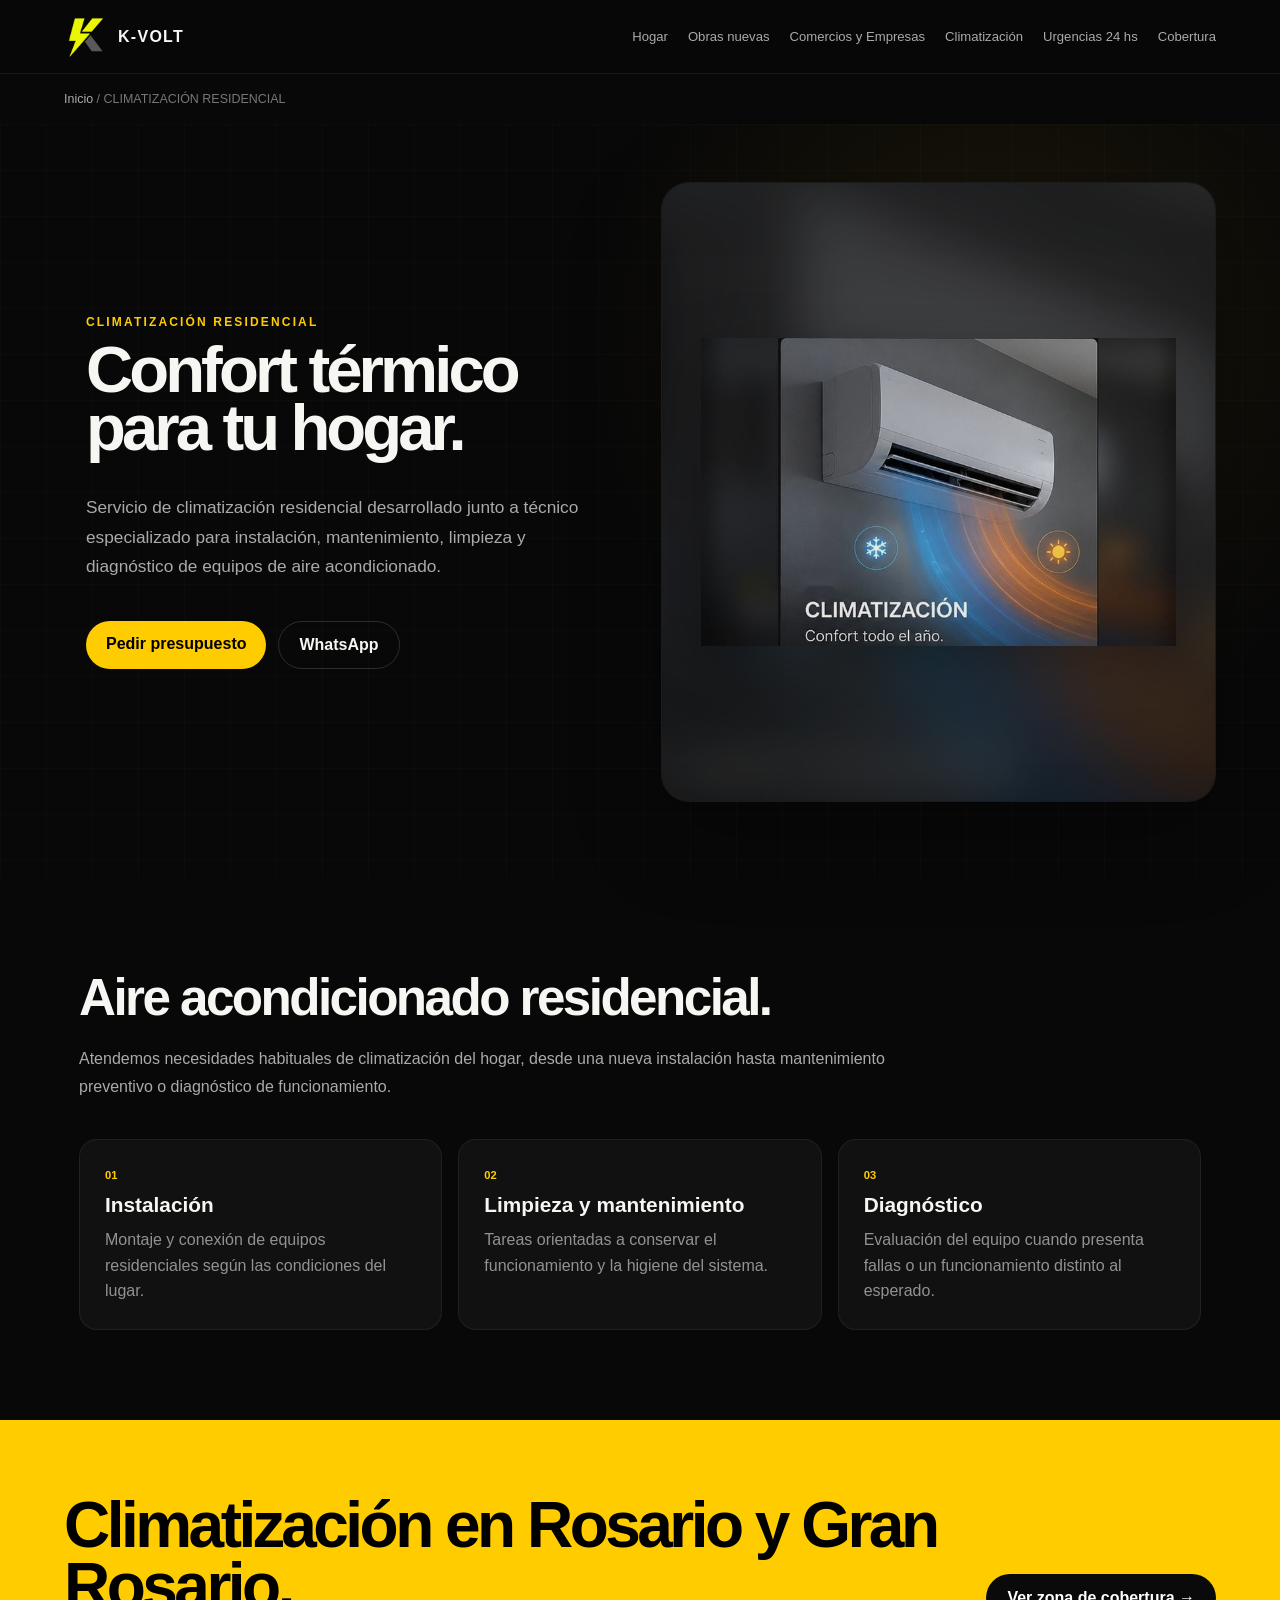
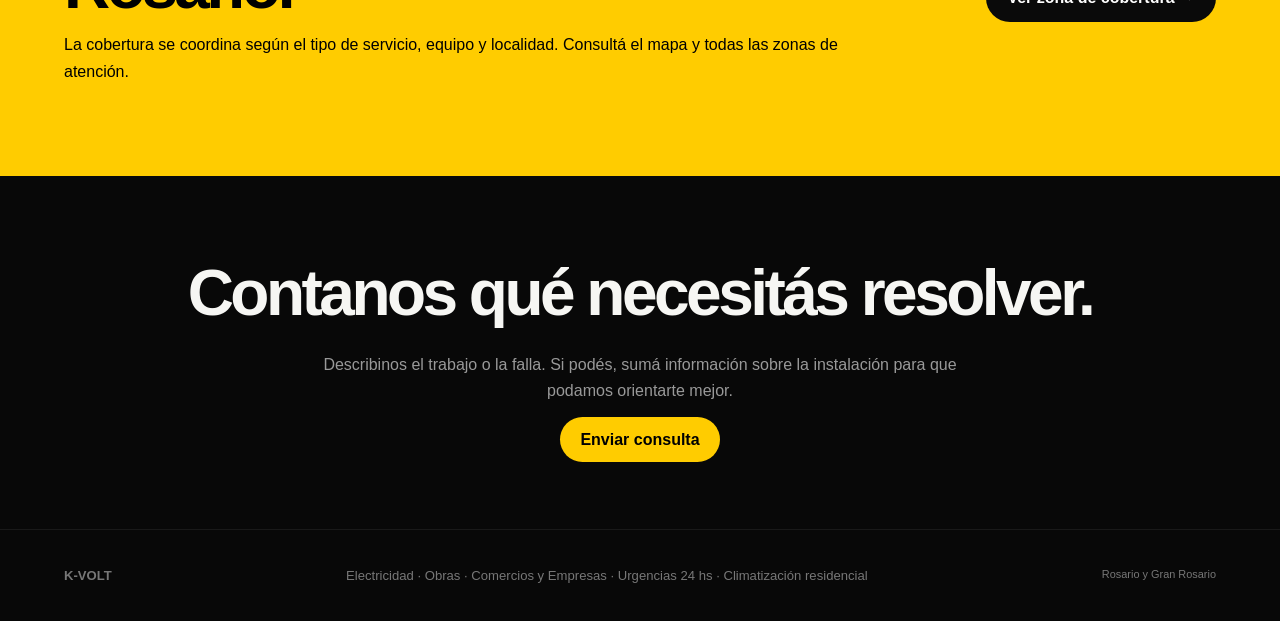
<file: climatizacion/index.html>
<!doctype html>
<html lang="es-AR">
<head>
<meta charset="utf-8"><meta name="viewport" content="width=device-width,initial-scale=1">
<title>Aire Acondicionado Residencial en Rosario | K-Volt</title>
<meta name="description" content="Instalación, mantenimiento, limpieza y diagnóstico de aire acondicionado residencial en Rosario y Gran Rosario, junto a técnico especializado.">
<meta name="robots" content="index,follow">
<meta name="theme-color" content="#080808">
<link rel="canonical" href="https://kvolt.com.ar/climatizacion/">
<link rel="icon" type="image/png" href="../assets/kvolt-isotipo-web.png">
<meta property="og:locale" content="es_AR"><meta property="og:type" content="website"><meta property="og:site_name" content="K-Volt">
<meta property="og:title" content="Aire Acondicionado Residencial en Rosario | K-Volt"><meta property="og:description" content="Instalación, mantenimiento, limpieza y diagnóstico de aire acondicionado residencial en Rosario y Gran Rosario, junto a técnico especializado."><meta property="og:url" content="https://kvolt.com.ar/climatizacion/"><meta property="og:image" content="https://kvolt.com.ar/assets/empresa.jpg">
<script type="application/ld+json">{
  "@context":"https://schema.org",
  "@graph":[
    {"@type":"BreadcrumbList","itemListElement":[
      {"@type":"ListItem","position":1,"name":"Inicio","item":"https://kvolt.com.ar/"},
      {"@type":"ListItem","position":2,"name":"Aire Acondicionado Residencial en Rosario","item":"https://kvolt.com.ar/climatizacion/"}
    ]},
    {"@type":"Service","name":"Climatización y aire acondicionado residencial","serviceType":"Climatización y aire acondicionado residencial","areaServed":{"@type":"AdministrativeArea","name":"Rosario y Gran Rosario"},"provider":{"@id":"https://kvolt.com.ar/#business"},"url":"https://kvolt.com.ar/climatizacion/"}
  ]
}</script>
<link rel="stylesheet" href="../assets/seo-pages.css?v=20260925-5">
</head>
<body>
<header><a class="logo" href="../"><img src="../assets/kvolt-isotipo-web.png" alt=""><span>K-VOLT</span></a><nav><a href="../electricidad-hogar/">Hogar</a><a href="../obras-nuevas/">Obras nuevas</a><a href="../electricidad-empresas/">Comercios y Empresas</a><a href="../climatizacion/">Climatización</a><a href="../urgencias-electricas-rosario/">Urgencias 24 hs</a><a href="../#cobertura">Cobertura</a></nav></header>
<div class="breadcrumbs"><a href="../">Inicio</a> / CLIMATIZACIÓN RESIDENCIAL</div>
<main>
<section class="hero service-page-hero hero-clima">
  <div class="service-page-copy">
    <div class="kicker">CLIMATIZACIÓN RESIDENCIAL</div>
    <h1>Confort térmico para tu hogar.</h1>
    <p>Servicio de climatización residencial desarrollado junto a técnico especializado para instalación, mantenimiento, limpieza y diagnóstico de equipos de aire acondicionado.</p>
    <div class="actions"><a class="btn primary" href="../?servicio=climatizacion#contacto">Pedir presupuesto</a><a class="btn ghost" href="https://wa.me/543413217314?text=Hola%20K-Volt%2C%20estoy%20consultando%20por%20climatizaci%C3%B3n%20%2F%20aire%20acondicionado%20residencial." target="_blank" rel="noopener">WhatsApp</a></div>
  </div>
  <div class="service-page-visual">
    <img src="../assets/climatizacion.jpg" alt="Climatización y aire acondicionado residencial K-Volt" loading="eager" decoding="async">
    <div class="service-page-visual-shade"></div>
  </div>
</section>
<section class="content"><h2>Aire acondicionado residencial.</h2><p>Atendemos necesidades habituales de climatización del hogar, desde una nueva instalación hasta mantenimiento preventivo o diagnóstico de funcionamiento.</p><div class="grid"><article class="card"><span>01</span><h3>Instalación</h3><p>Montaje y conexión de equipos residenciales según las condiciones del lugar.</p></article><article class="card"><span>02</span><h3>Limpieza y mantenimiento</h3><p>Tareas orientadas a conservar el funcionamiento y la higiene del sistema.</p></article><article class="card"><span>03</span><h3>Diagnóstico</h3><p>Evaluación del equipo cuando presenta fallas o un funcionamiento distinto al esperado.</p></article></div></section>
<section class="local local-coverage-link">
      <div>
        <h2>Climatización en Rosario y Gran Rosario.</h2>
        <p>La cobertura se coordina según el tipo de servicio, equipo y localidad. Consultá el mapa y todas las zonas de atención.</p>
      </div>
      <a class="btn coverage-link-btn" href="../#cobertura">Ver zona de cobertura →</a>
    </section>
<section class="cta"><h2>Contanos qué necesitás resolver.</h2><p>Describinos el trabajo o la falla. Si podés, sumá información sobre la instalación para que podamos orientarte mejor.</p><a class="btn primary" href="../?servicio=climatizacion#contacto">Enviar consulta</a></section>
</main>
<footer><strong>K-VOLT</strong><span>Electricidad · Obras · Comercios y Empresas · Urgencias 24 hs · Climatización residencial</span><small>Rosario y Gran Rosario</small></footer>
</body></html>
</file>
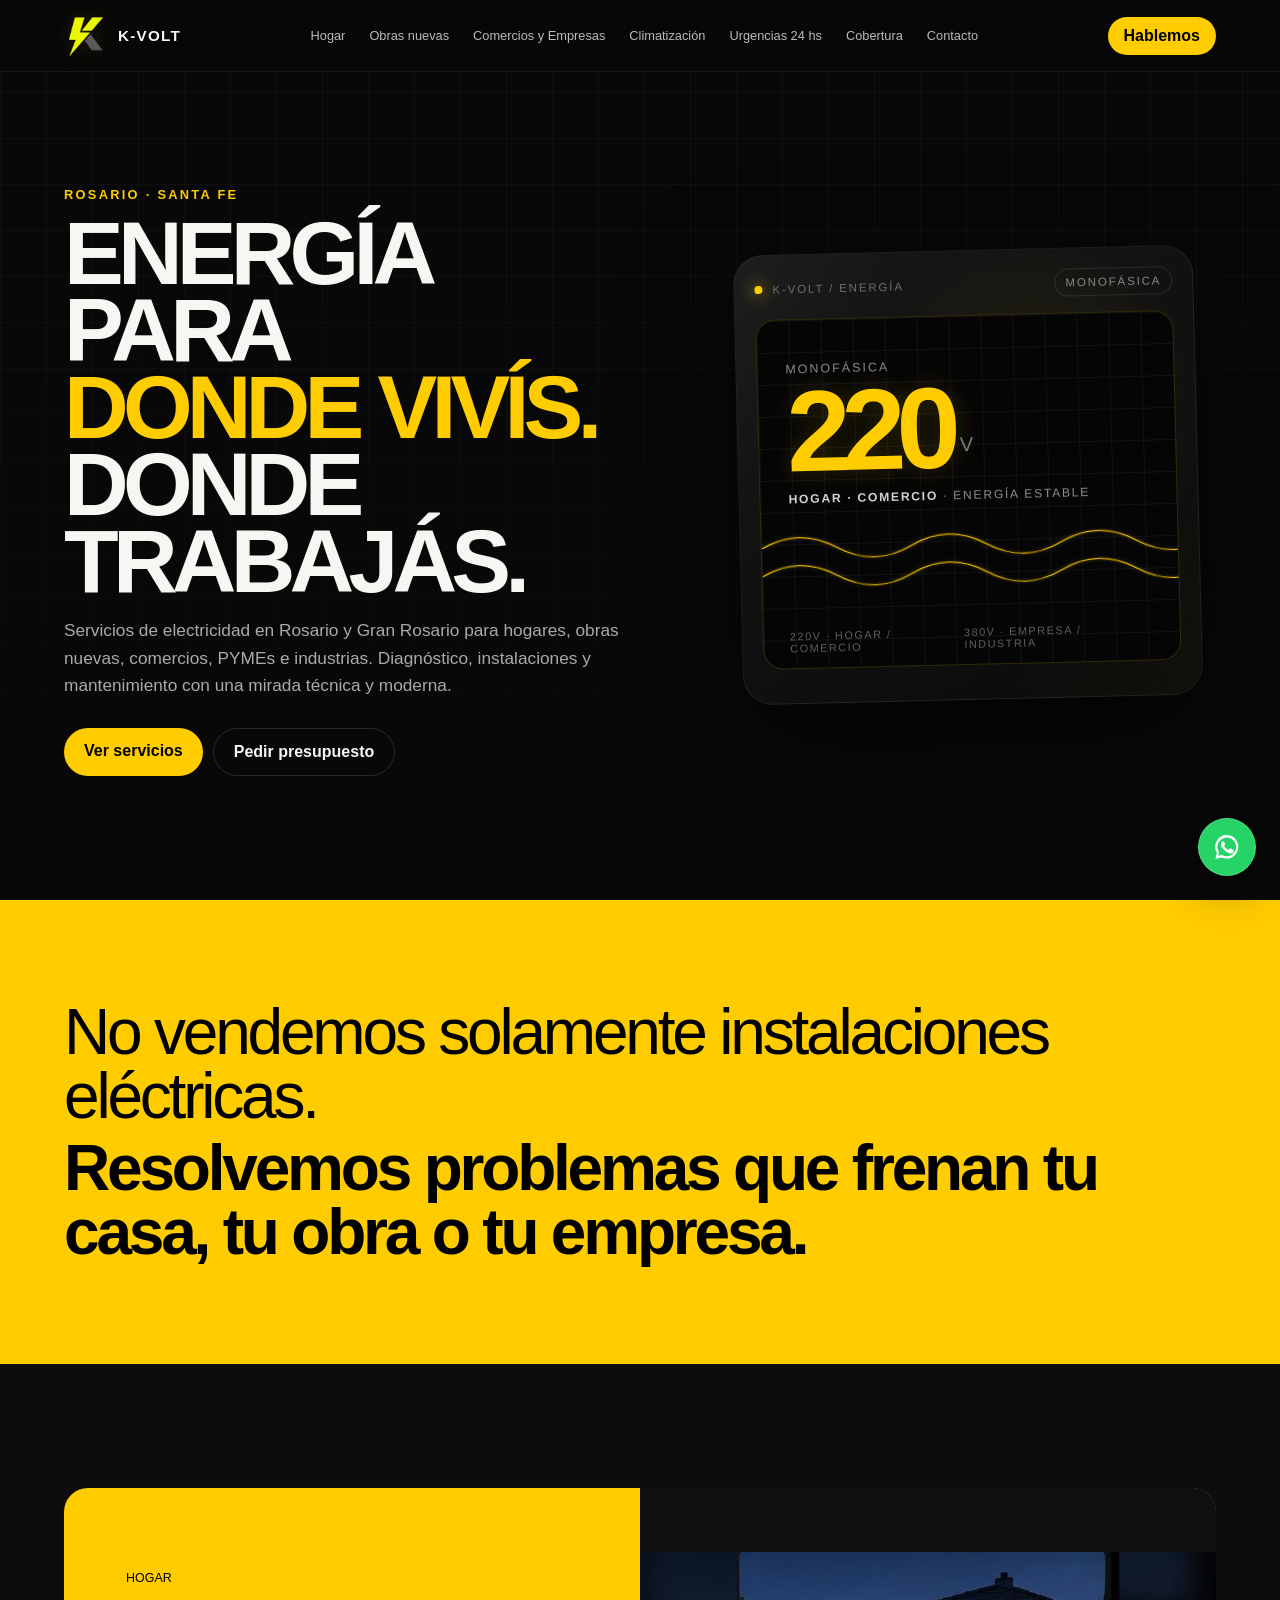
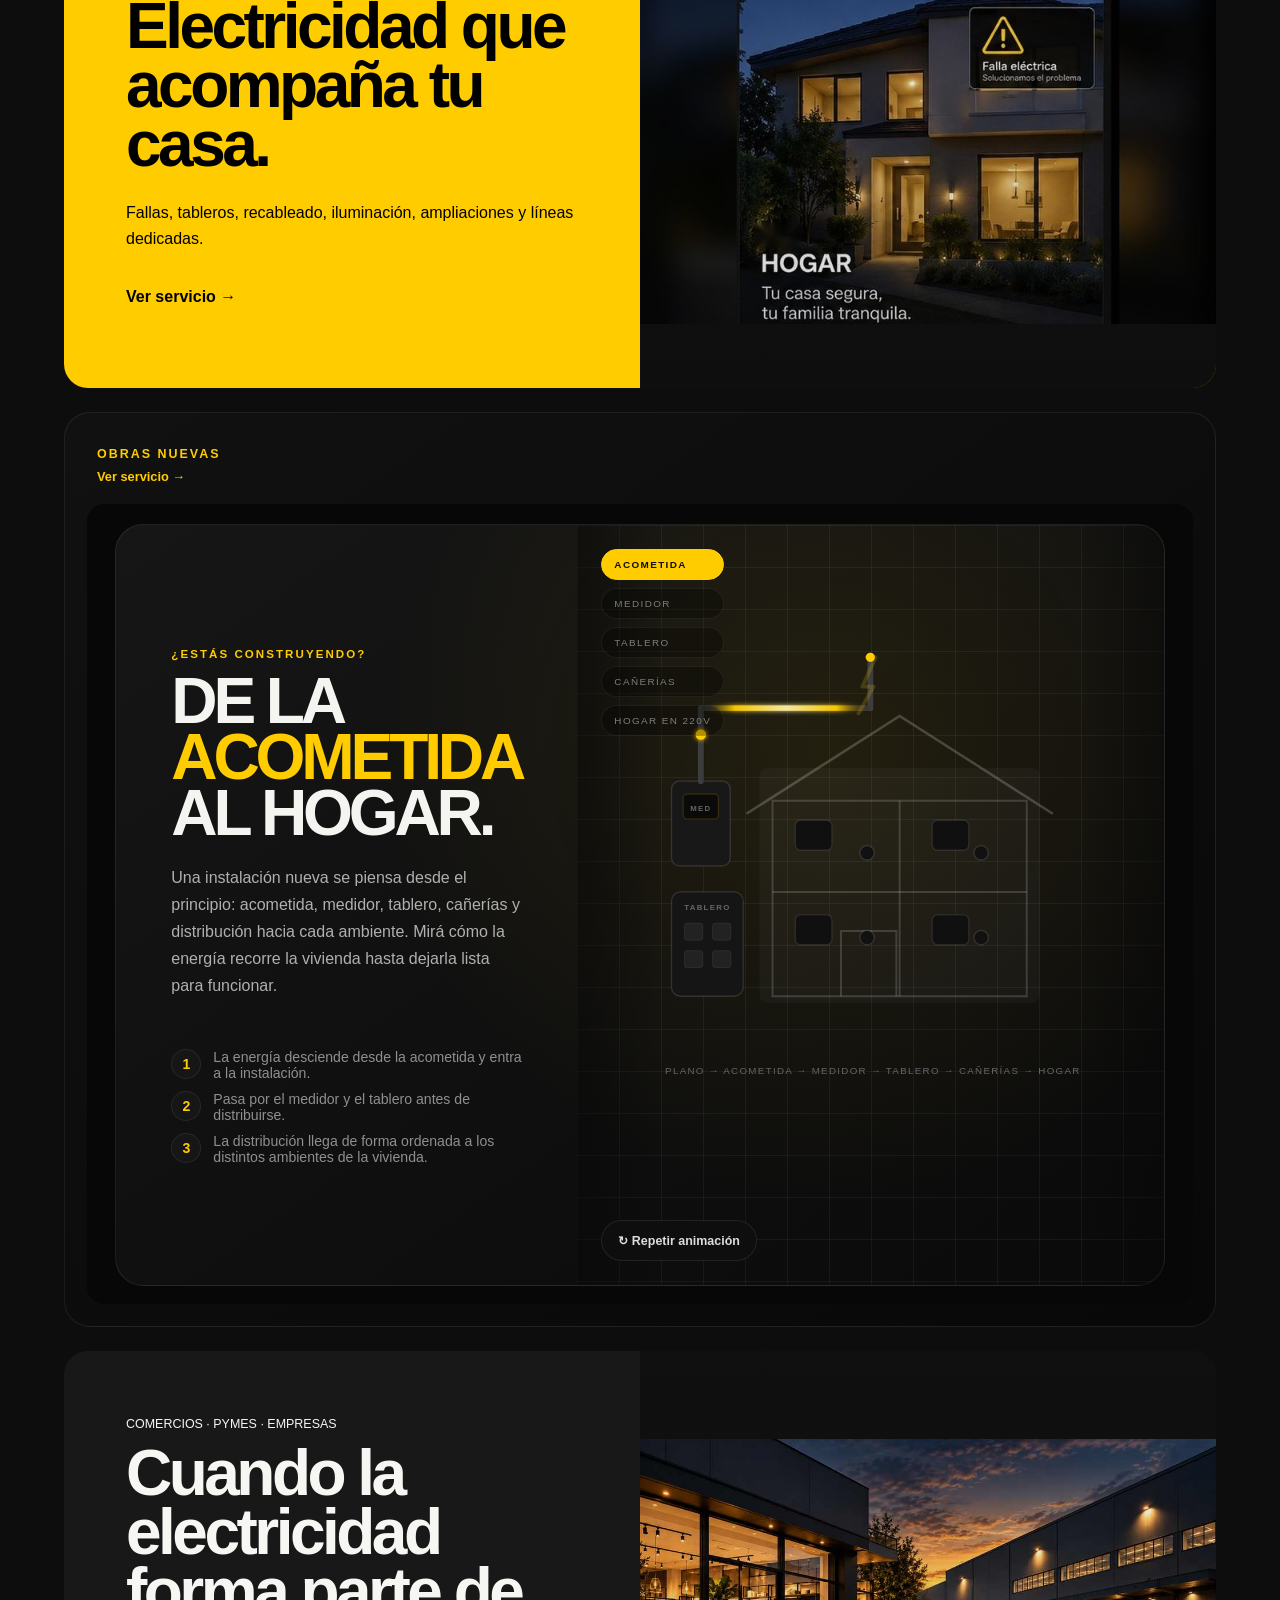
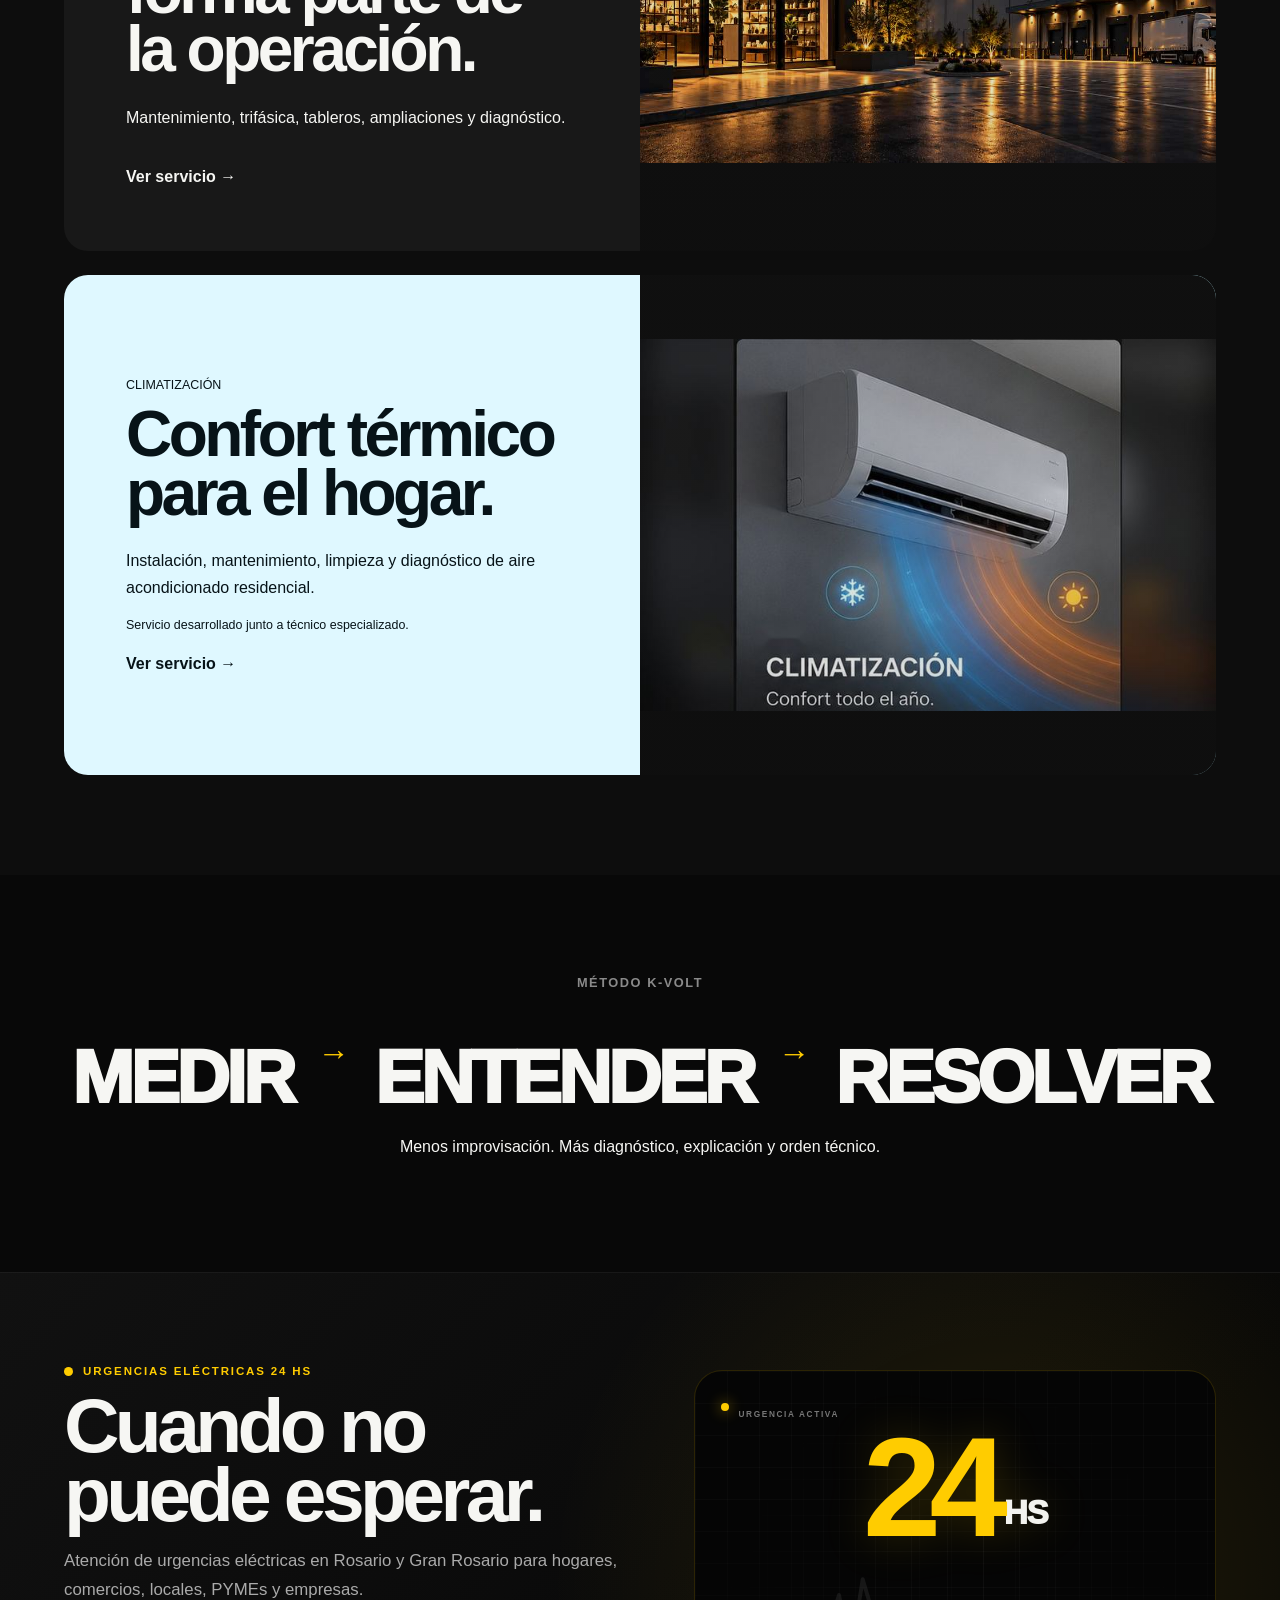
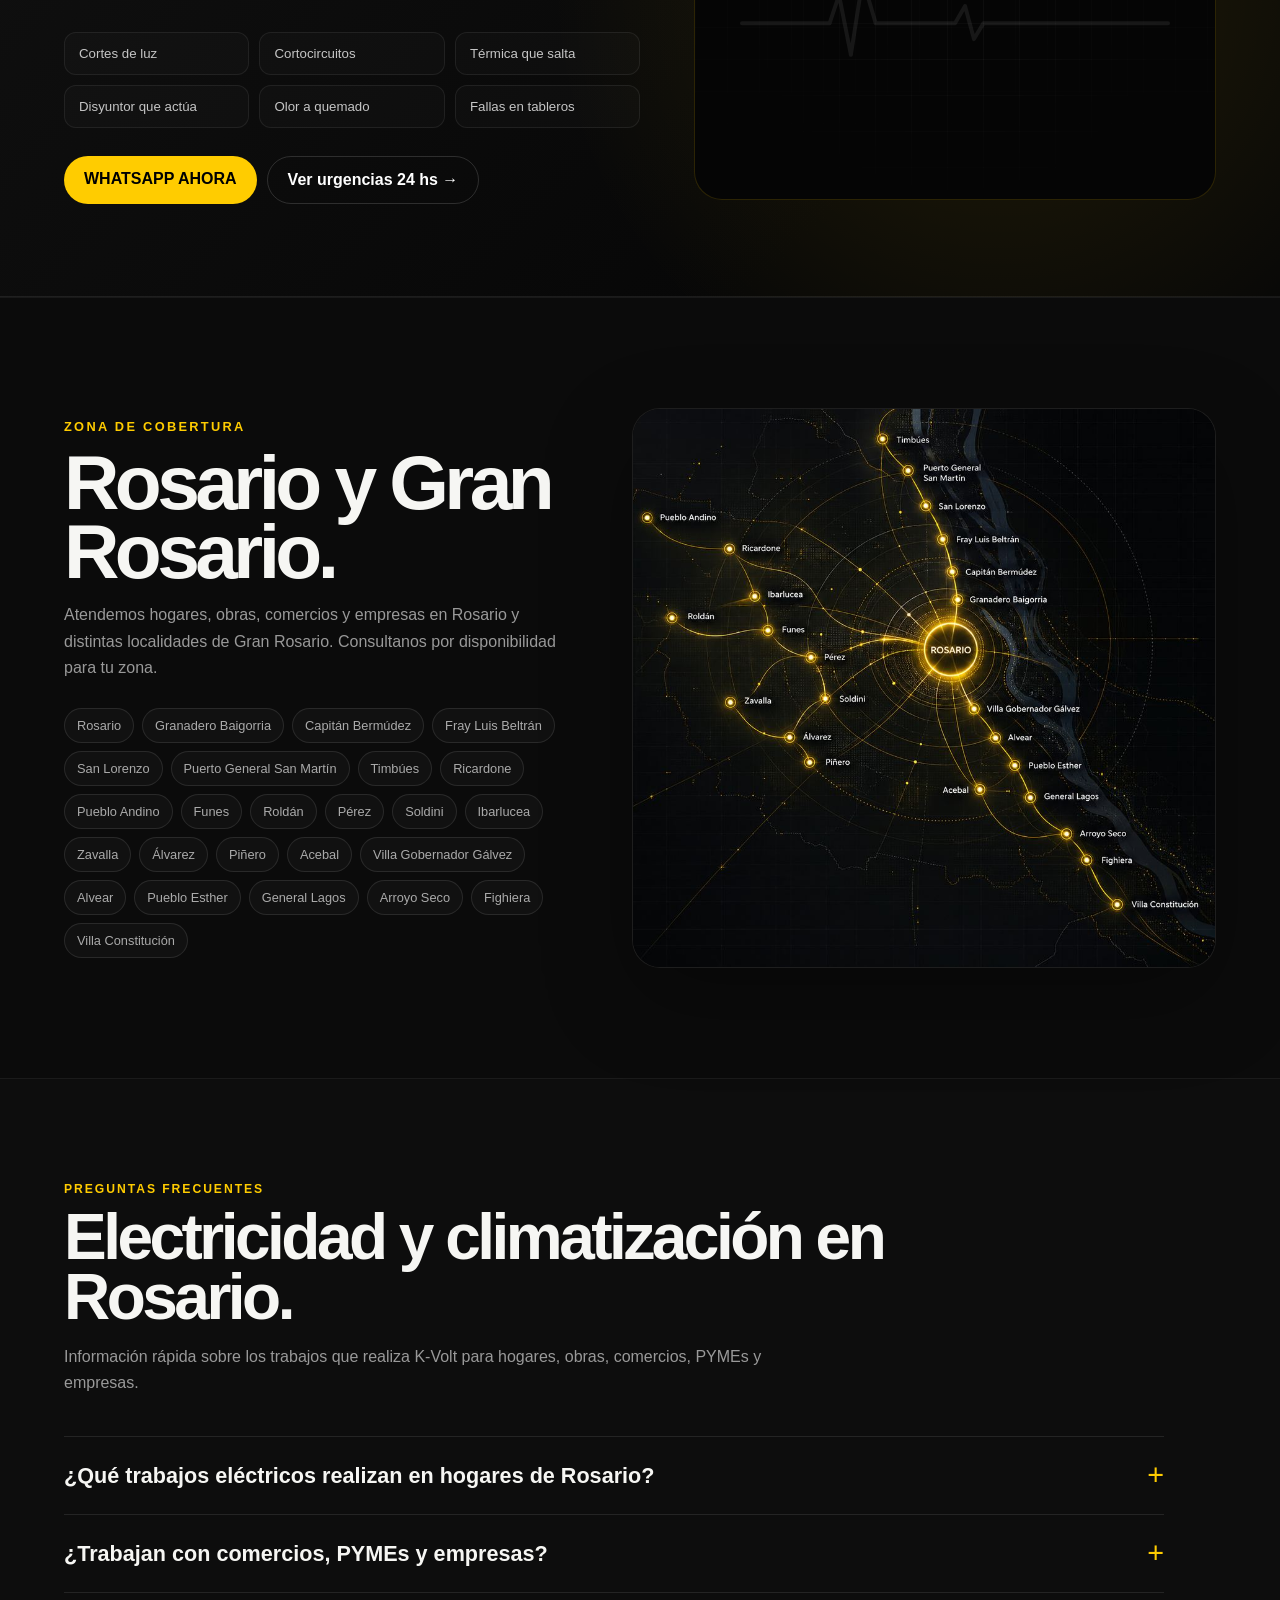
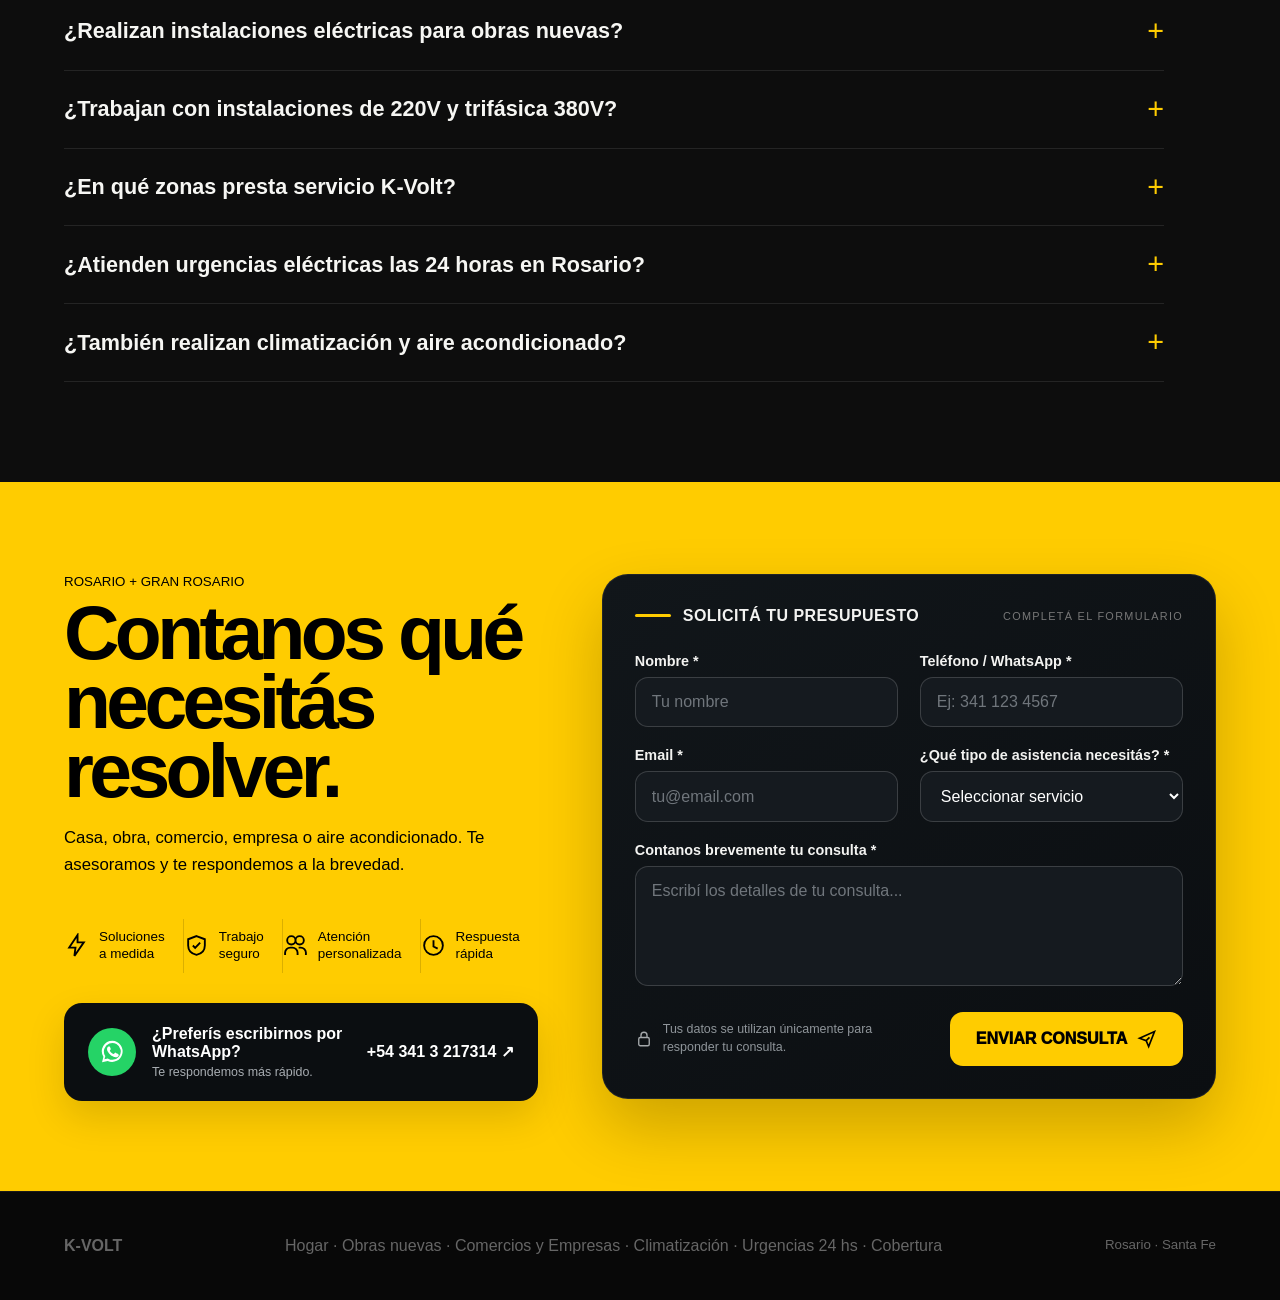
<file: cobertura/index.html>
<!doctype html>
<html lang="es-AR">
<head>
<meta charset="utf-8">
<meta name="viewport" content="width=device-width,initial-scale=1">
<title>Cobertura K-Volt | Rosario y Gran Rosario</title>
<meta name="robots" content="noindex,follow">
<link rel="canonical" href="https://kvolt.com.ar/#cobertura">
<meta http-equiv="refresh" content="0; url=../#cobertura">
<script>window.location.replace('../#cobertura');</script>
</head>
<body>
<p>Redirigiendo a la <a href="../#cobertura">zona de cobertura de K-Volt</a>…</p>
</body>
</html>
</file>
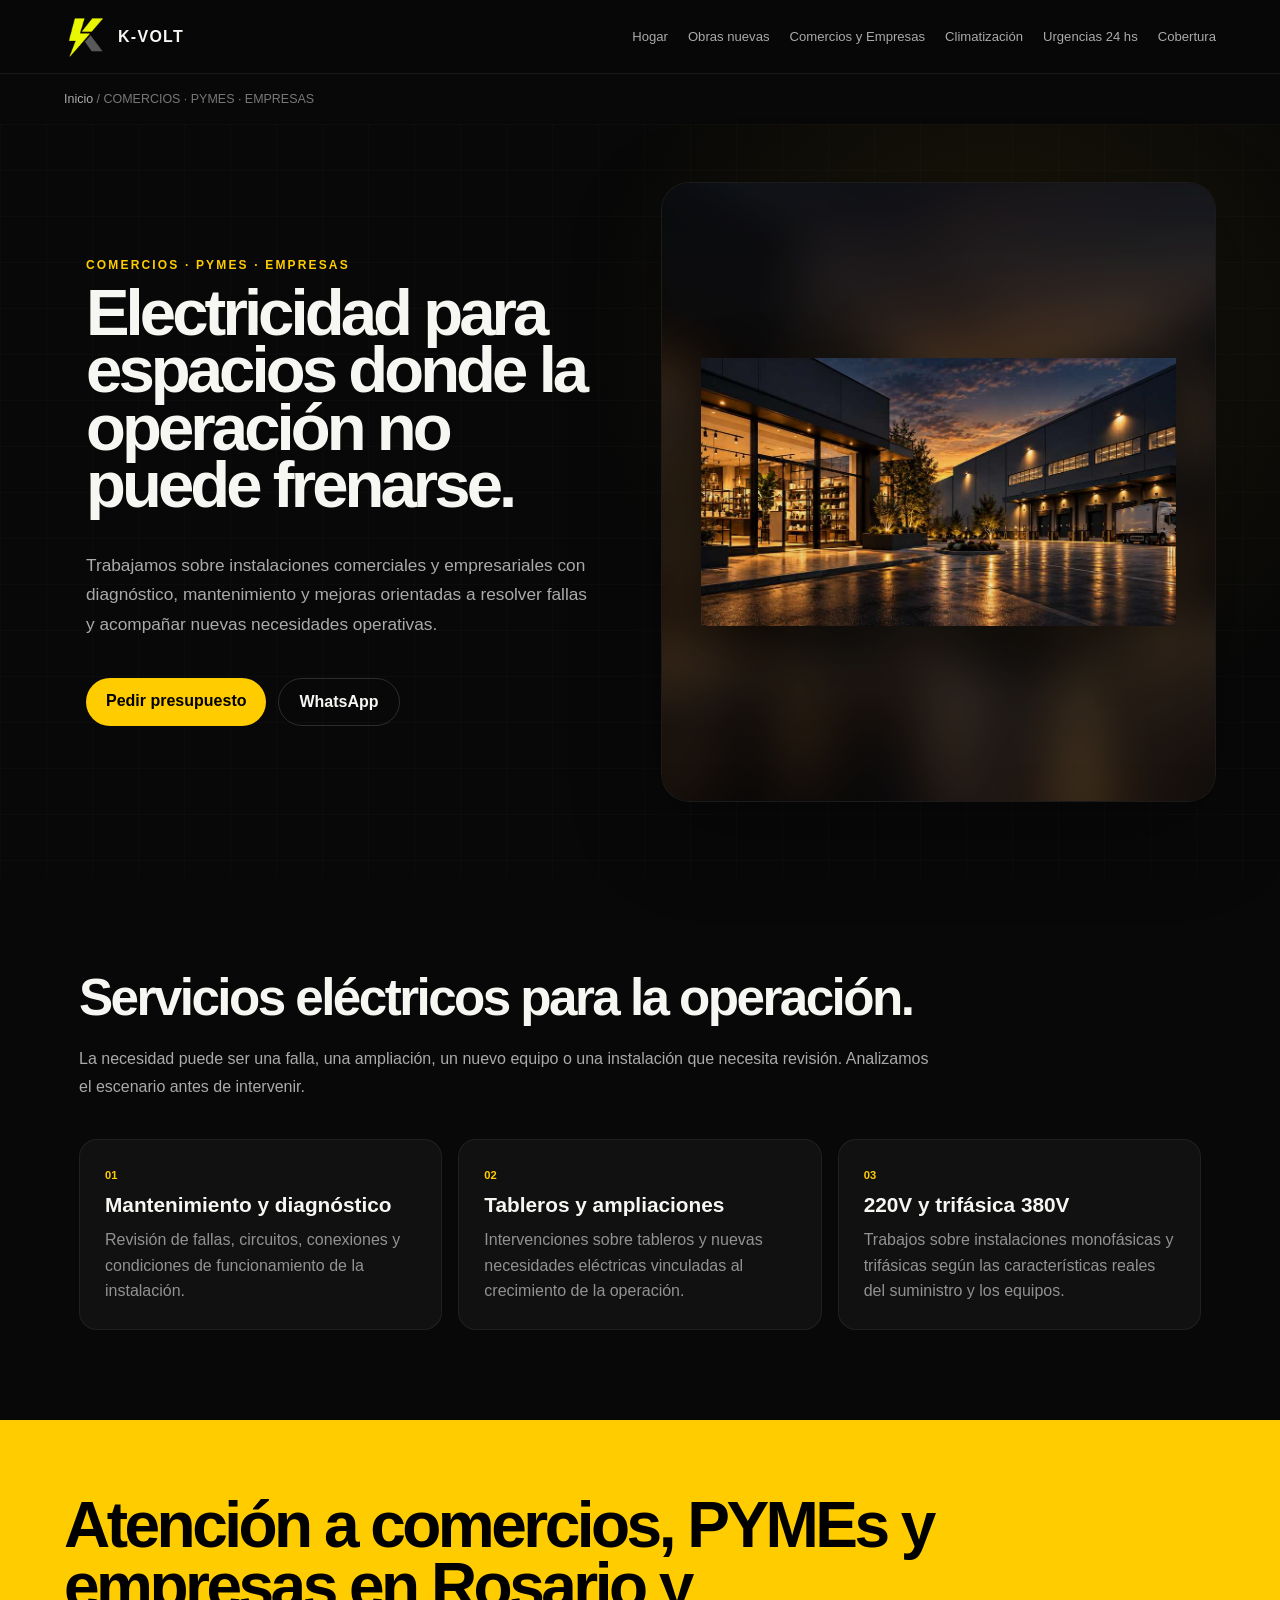
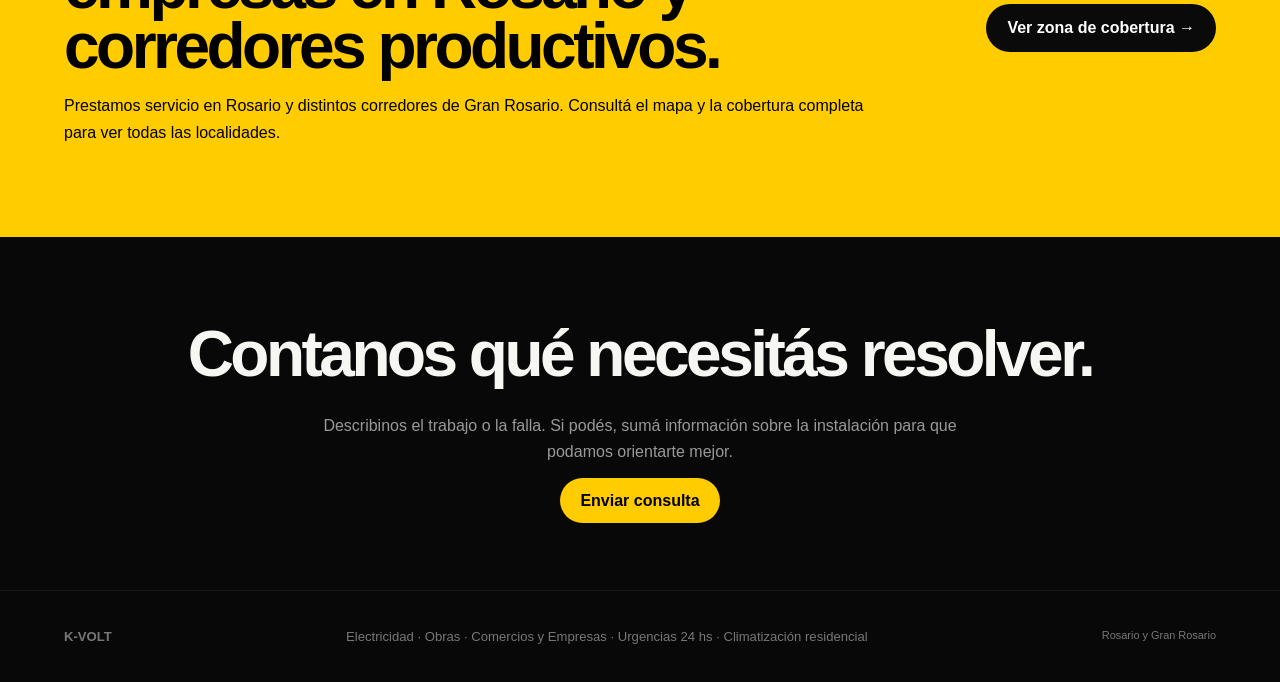
<file: electricidad-empresas/index.html>
<!doctype html>
<html lang="es-AR">
<head>
<meta charset="utf-8"><meta name="viewport" content="width=device-width,initial-scale=1">
<title>Electricidad para Comercios, PYMEs y Empresas en Rosario | K-Volt</title>
<meta name="description" content="Electricidad para comercios, locales, PYMEs y empresas en Rosario y Gran Rosario: mantenimiento, diagnóstico, tableros, ampliaciones, 220V y trifásica 380V.">
<meta name="robots" content="index,follow">
<meta name="theme-color" content="#080808">
<link rel="canonical" href="https://kvolt.com.ar/electricidad-empresas/">
<link rel="icon" type="image/png" href="../assets/kvolt-isotipo-web.png">
<meta property="og:locale" content="es_AR"><meta property="og:type" content="website"><meta property="og:site_name" content="K-Volt">
<meta property="og:title" content="Electricidad para Comercios, PYMEs y Empresas en Rosario | K-Volt"><meta property="og:description" content="Electricidad para comercios, locales, PYMEs y empresas en Rosario y Gran Rosario: mantenimiento, diagnóstico, tableros, ampliaciones, 220V y trifásica 380V."><meta property="og:url" content="https://kvolt.com.ar/electricidad-empresas/"><meta property="og:image" content="https://kvolt.com.ar/assets/comercios-empresas-kvolt.jpg">
<script type="application/ld+json">{
  "@context":"https://schema.org",
  "@graph":[
    {"@type":"BreadcrumbList","itemListElement":[
      {"@type":"ListItem","position":1,"name":"Inicio","item":"https://kvolt.com.ar/"},
      {"@type":"ListItem","position":2,"name":"Electricidad para Comercios, PYMEs y Empresas en Rosario","item":"https://kvolt.com.ar/electricidad-empresas/"}
    ]},
    {"@type":"Service","name":"Electricidad para comercios, locales, PYMEs y empresas","serviceType":"Servicios eléctricos para comercios, locales, PYMEs y empresas","areaServed":{"@type":"AdministrativeArea","name":"Rosario y Gran Rosario"},"provider":{"@id":"https://kvolt.com.ar/#business"},"url":"https://kvolt.com.ar/electricidad-empresas/"}
  ]
}</script>
<link rel="stylesheet" href="../assets/seo-pages.css?v=20260925-5">
</head>
<body>
<header><a class="logo" href="../"><img src="../assets/kvolt-isotipo-web.png" alt=""><span>K-VOLT</span></a><nav><a href="../electricidad-hogar/">Hogar</a><a href="../obras-nuevas/">Obras nuevas</a><a href="../electricidad-empresas/">Comercios y Empresas</a><a href="../climatizacion/">Climatización</a><a href="../urgencias-electricas-rosario/">Urgencias 24 hs</a><a href="../#cobertura">Cobertura</a></nav></header>
<div class="breadcrumbs"><a href="../">Inicio</a> / COMERCIOS · PYMES · EMPRESAS</div>
<main>
<section class="hero service-page-hero hero-empresa">
  <div class="service-page-copy">
    <div class="kicker">COMERCIOS · PYMES · EMPRESAS</div>
    <h1>Electricidad para espacios donde la operación no puede frenarse.</h1>
    <p>Trabajamos sobre instalaciones comerciales y empresariales con diagnóstico, mantenimiento y mejoras orientadas a resolver fallas y acompañar nuevas necesidades operativas.</p>
    <div class="actions"><a class="btn primary" href="../?servicio=empresa#contacto">Pedir presupuesto</a><a class="btn ghost" href="https://wa.me/543413217314?text=Hola%20K-Volt%2C%20estoy%20consultando%20por%20un%20servicio%20el%C3%A9ctrico%20para%20mi%20comercio%2C%20PYME%20o%20empresa." target="_blank" rel="noopener">WhatsApp</a></div>
  </div>
  <div class="service-page-visual">
    <img src="../assets/comercios-empresas-kvolt.jpg" alt="Servicios eléctricos para comercios, locales, PYMEs y empresas K-Volt" loading="eager" decoding="async">
    <div class="service-page-visual-shade"></div>
  </div>
</section>
<section class="content"><h2>Servicios eléctricos para la operación.</h2><p>La necesidad puede ser una falla, una ampliación, un nuevo equipo o una instalación que necesita revisión. Analizamos el escenario antes de intervenir.</p><div class="grid"><article class="card"><span>01</span><h3>Mantenimiento y diagnóstico</h3><p>Revisión de fallas, circuitos, conexiones y condiciones de funcionamiento de la instalación.</p></article><article class="card"><span>02</span><h3>Tableros y ampliaciones</h3><p>Intervenciones sobre tableros y nuevas necesidades eléctricas vinculadas al crecimiento de la operación.</p></article><article class="card"><span>03</span><h3>220V y trifásica 380V</h3><p>Trabajos sobre instalaciones monofásicas y trifásicas según las características reales del suministro y los equipos.</p></article></div></section>
<section class="local local-coverage-link">
      <div>
        <h2>Atención a comercios, PYMEs y empresas en Rosario y corredores productivos.</h2>
        <p>Prestamos servicio en Rosario y distintos corredores de Gran Rosario. Consultá el mapa y la cobertura completa para ver todas las localidades.</p>
      </div>
      <a class="btn coverage-link-btn" href="../#cobertura">Ver zona de cobertura →</a>
    </section>
<section class="cta"><h2>Contanos qué necesitás resolver.</h2><p>Describinos el trabajo o la falla. Si podés, sumá información sobre la instalación para que podamos orientarte mejor.</p><a class="btn primary" href="../?servicio=empresa#contacto">Enviar consulta</a></section>
</main>
<footer><strong>K-VOLT</strong><span>Electricidad · Obras · Comercios y Empresas · Urgencias 24 hs · Climatización residencial</span><small>Rosario y Gran Rosario</small></footer>
</body></html>
</file>
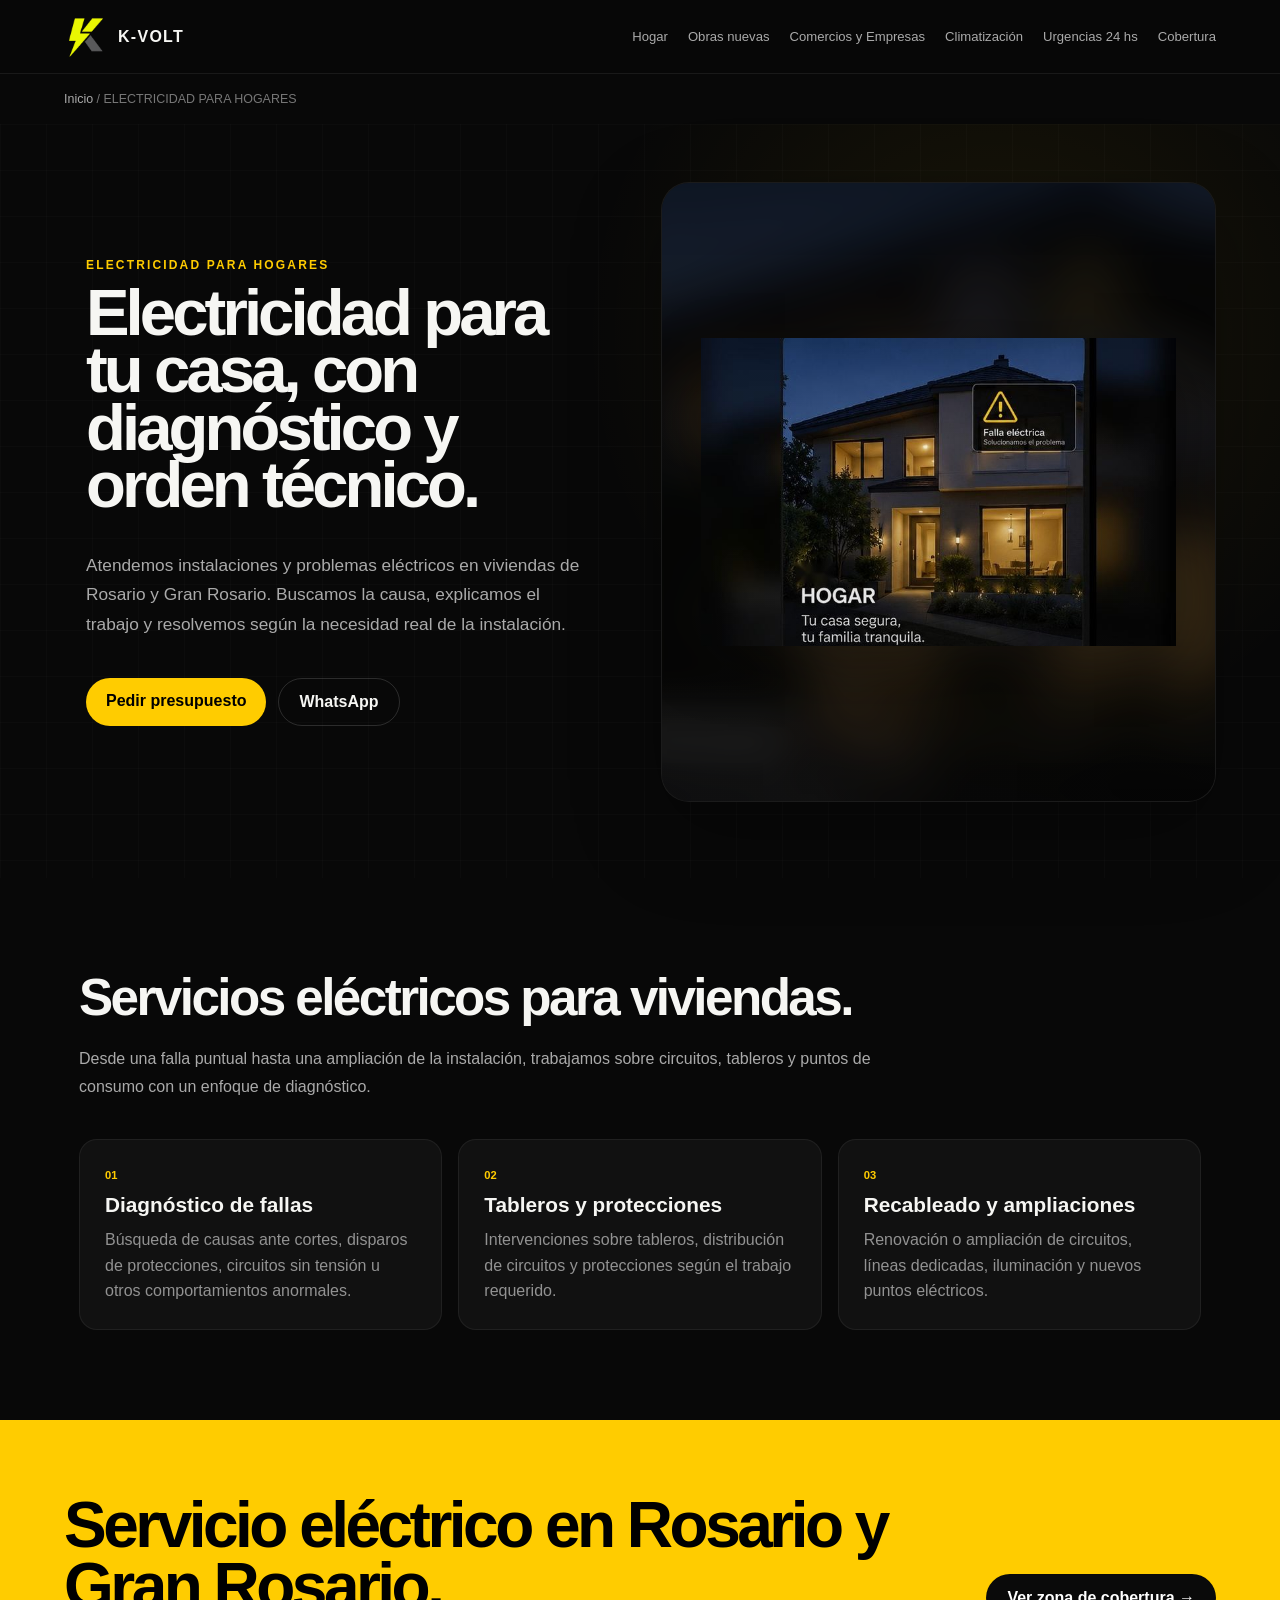
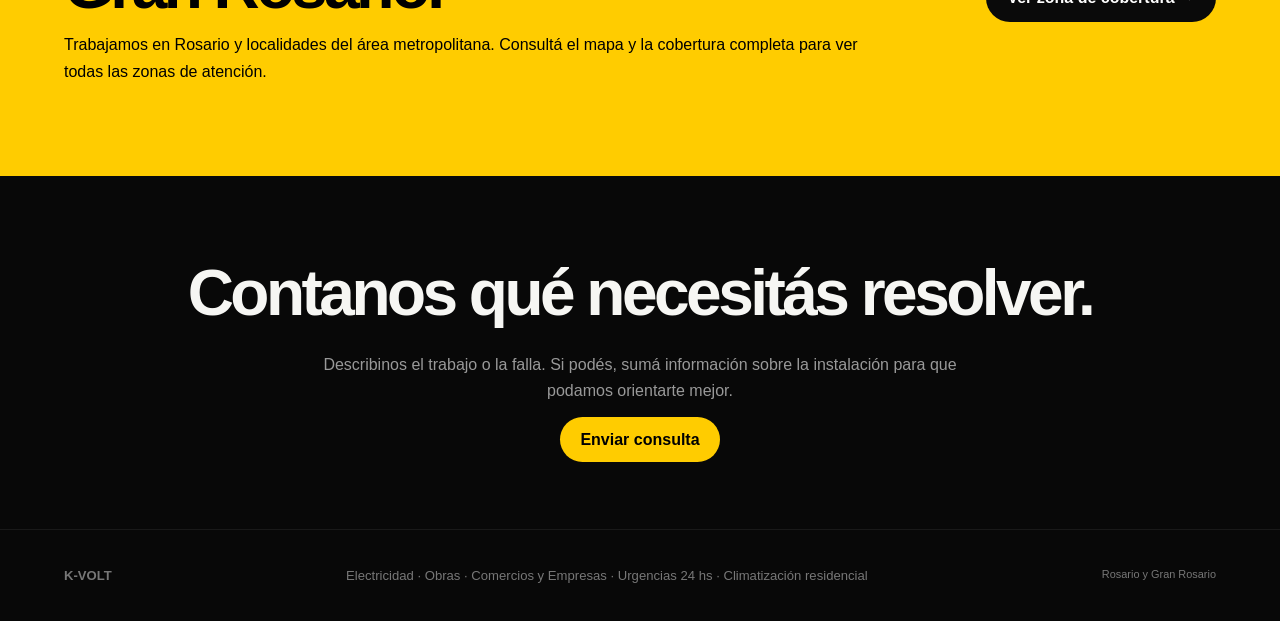
<file: electricidad-hogar/index.html>
<!doctype html>
<html lang="es-AR">
<head>
<meta charset="utf-8"><meta name="viewport" content="width=device-width,initial-scale=1">
<title>Electricista para Hogares en Rosario | K-Volt</title>
<meta name="description" content="Servicios eléctricos para hogares en Rosario y Gran Rosario: diagnóstico de fallas, tableros, recableado, iluminación, ampliaciones y líneas dedicadas.">
<meta name="robots" content="index,follow">
<meta name="theme-color" content="#080808">
<link rel="canonical" href="https://kvolt.com.ar/electricidad-hogar/">
<link rel="icon" type="image/png" href="../assets/kvolt-isotipo-web.png">
<meta property="og:locale" content="es_AR"><meta property="og:type" content="website"><meta property="og:site_name" content="K-Volt">
<meta property="og:title" content="Electricista para Hogares en Rosario | K-Volt"><meta property="og:description" content="Servicios eléctricos para hogares en Rosario y Gran Rosario: diagnóstico de fallas, tableros, recableado, iluminación, ampliaciones y líneas dedicadas."><meta property="og:url" content="https://kvolt.com.ar/electricidad-hogar/"><meta property="og:image" content="https://kvolt.com.ar/assets/empresa.jpg">
<script type="application/ld+json">{
  "@context":"https://schema.org",
  "@graph":[
    {"@type":"BreadcrumbList","itemListElement":[
      {"@type":"ListItem","position":1,"name":"Inicio","item":"https://kvolt.com.ar/"},
      {"@type":"ListItem","position":2,"name":"Electricista para Hogares en Rosario","item":"https://kvolt.com.ar/electricidad-hogar/"}
    ]},
    {"@type":"Service","name":"Electricidad para hogares","serviceType":"Electricidad para hogares","areaServed":{"@type":"AdministrativeArea","name":"Rosario y Gran Rosario"},"provider":{"@id":"https://kvolt.com.ar/#business"},"url":"https://kvolt.com.ar/electricidad-hogar/"}
  ]
}</script>
<link rel="stylesheet" href="../assets/seo-pages.css?v=20260925-5">
</head>
<body>
<header><a class="logo" href="../"><img src="../assets/kvolt-isotipo-web.png" alt=""><span>K-VOLT</span></a><nav><a href="../electricidad-hogar/">Hogar</a><a href="../obras-nuevas/">Obras nuevas</a><a href="../electricidad-empresas/">Comercios y Empresas</a><a href="../climatizacion/">Climatización</a><a href="../urgencias-electricas-rosario/">Urgencias 24 hs</a><a href="../#cobertura">Cobertura</a></nav></header>
<div class="breadcrumbs"><a href="../">Inicio</a> / ELECTRICIDAD PARA HOGARES</div>
<main>
<section class="hero service-page-hero hero-hogar">
  <div class="service-page-copy">
    <div class="kicker">ELECTRICIDAD PARA HOGARES</div>
    <h1>Electricidad para tu casa, con diagnóstico y orden técnico.</h1>
    <p>Atendemos instalaciones y problemas eléctricos en viviendas de Rosario y Gran Rosario. Buscamos la causa, explicamos el trabajo y resolvemos según la necesidad real de la instalación.</p>
    <div class="actions"><a class="btn primary" href="../?servicio=hogar#contacto">Pedir presupuesto</a><a class="btn ghost" href="https://wa.me/543413217314?text=Hola%20K-Volt%2C%20estoy%20consultando%20por%20un%20servicio%20de%20electricidad%20para%20mi%20hogar." target="_blank" rel="noopener">WhatsApp</a></div>
  </div>
  <div class="service-page-visual">
    <img src="../assets/hogar.jpg" alt="Servicio eléctrico residencial K-Volt" loading="eager" decoding="async">
    <div class="service-page-visual-shade"></div>
  </div>
</section>
<section class="content"><h2>Servicios eléctricos para viviendas.</h2><p>Desde una falla puntual hasta una ampliación de la instalación, trabajamos sobre circuitos, tableros y puntos de consumo con un enfoque de diagnóstico.</p><div class="grid"><article class="card"><span>01</span><h3>Diagnóstico de fallas</h3><p>Búsqueda de causas ante cortes, disparos de protecciones, circuitos sin tensión u otros comportamientos anormales.</p></article><article class="card"><span>02</span><h3>Tableros y protecciones</h3><p>Intervenciones sobre tableros, distribución de circuitos y protecciones según el trabajo requerido.</p></article><article class="card"><span>03</span><h3>Recableado y ampliaciones</h3><p>Renovación o ampliación de circuitos, líneas dedicadas, iluminación y nuevos puntos eléctricos.</p></article></div></section>
<section class="local local-coverage-link">
      <div>
        <h2>Servicio eléctrico en Rosario y Gran Rosario.</h2>
        <p>Trabajamos en Rosario y localidades del área metropolitana. Consultá el mapa y la cobertura completa para ver todas las zonas de atención.</p>
      </div>
      <a class="btn coverage-link-btn" href="../#cobertura">Ver zona de cobertura →</a>
    </section>
<section class="cta"><h2>Contanos qué necesitás resolver.</h2><p>Describinos el trabajo o la falla. Si podés, sumá información sobre la instalación para que podamos orientarte mejor.</p><a class="btn primary" href="../?servicio=hogar#contacto">Enviar consulta</a></section>
</main>
<footer><strong>K-VOLT</strong><span>Electricidad · Obras · Comercios y Empresas · Urgencias 24 hs · Climatización residencial</span><small>Rosario y Gran Rosario</small></footer>
</body></html>
</file>
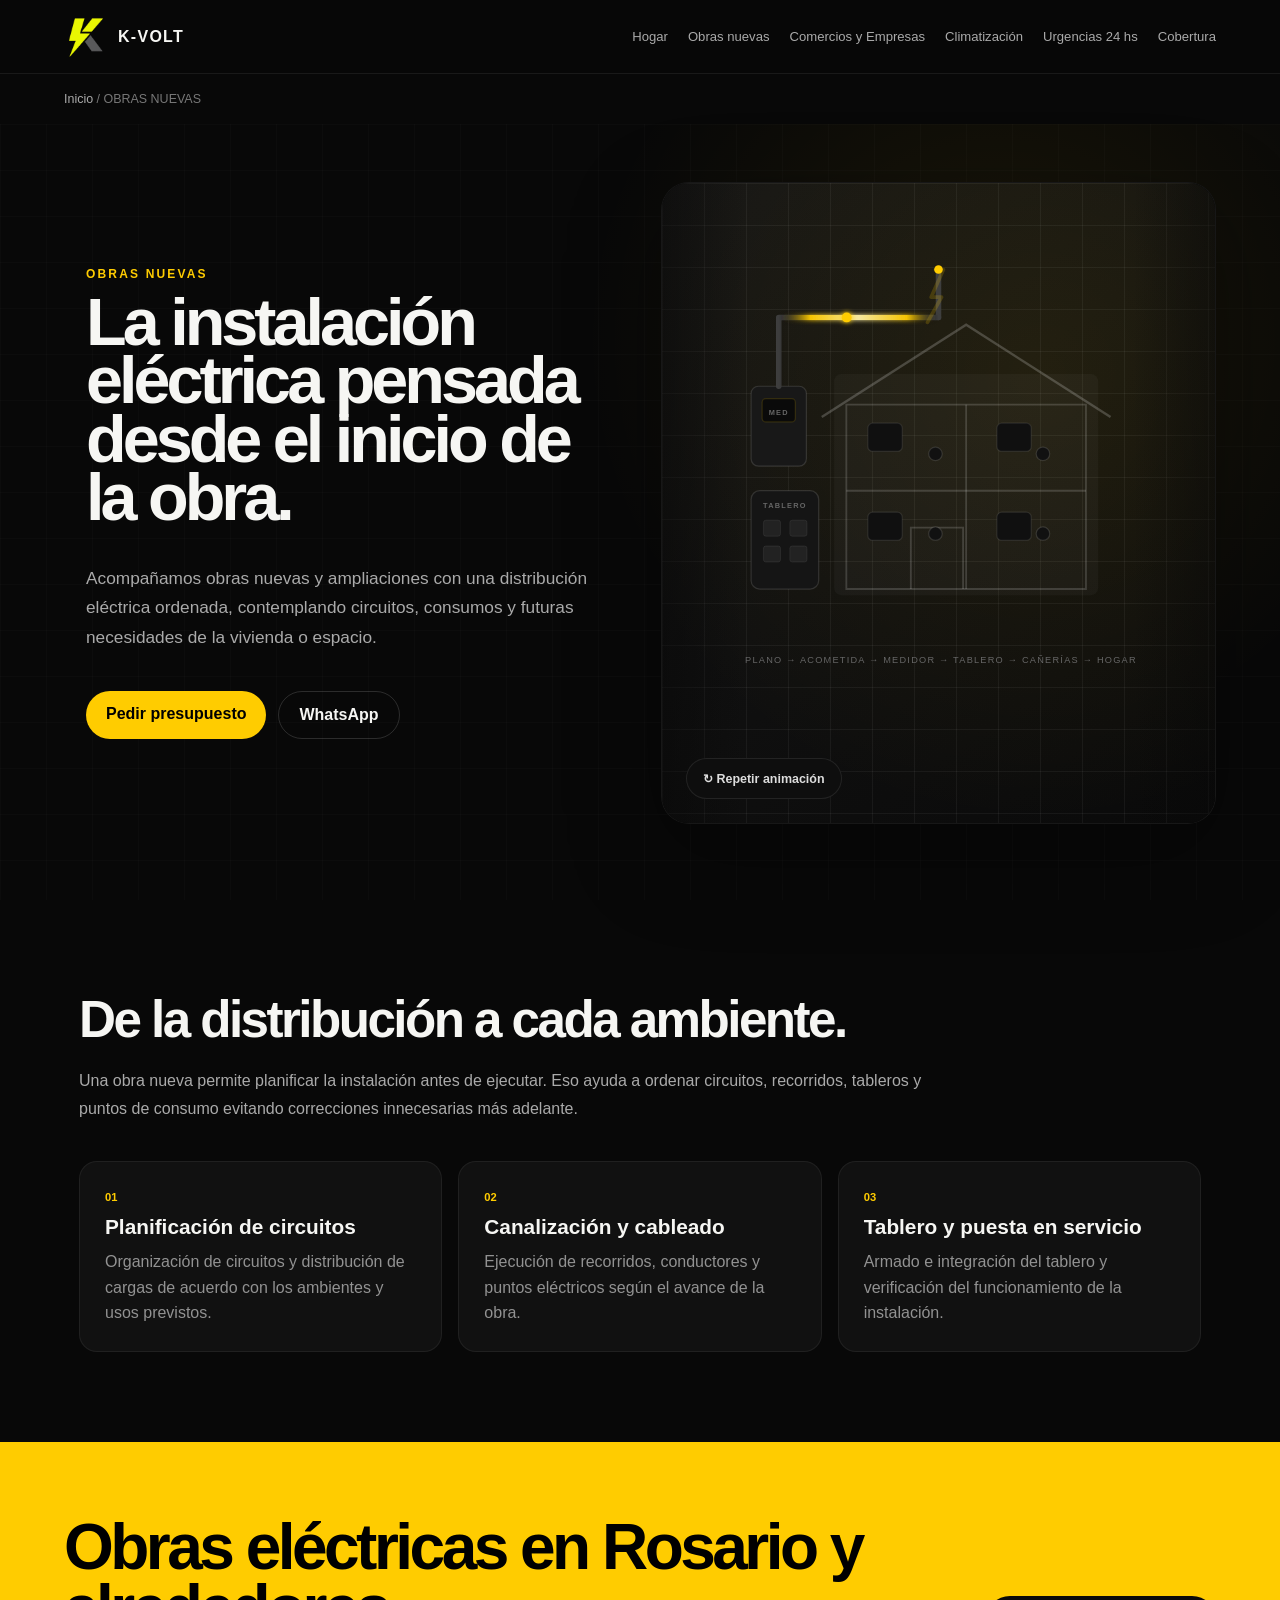
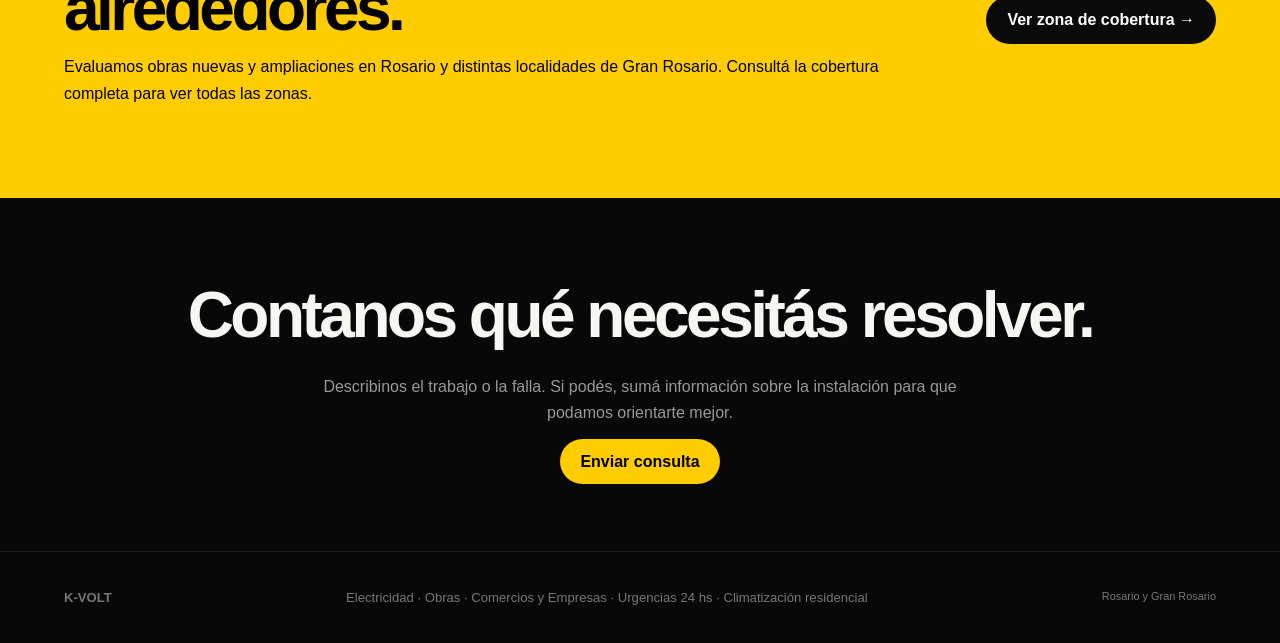
<file: obras-nuevas/index.html>
<!doctype html>
<html lang="es-AR">
<head>
<meta charset="utf-8"><meta name="viewport" content="width=device-width,initial-scale=1">
<title>Instalaciones Eléctricas para Obras Nuevas en Rosario | K-Volt</title>
<meta name="description" content="Instalaciones eléctricas para casas y obras nuevas en Rosario y Gran Rosario: circuitos, canalizaciones, tableros, cableado, iluminación y puesta en servicio.">
<meta name="robots" content="index,follow">
<meta name="theme-color" content="#080808">
<link rel="canonical" href="https://kvolt.com.ar/obras-nuevas/">
<link rel="icon" type="image/png" href="../assets/kvolt-isotipo-web.png">
<meta property="og:locale" content="es_AR"><meta property="og:type" content="website"><meta property="og:site_name" content="K-Volt">
<meta property="og:title" content="Instalaciones Eléctricas para Obras Nuevas en Rosario | K-Volt"><meta property="og:description" content="Instalaciones eléctricas para casas y obras nuevas en Rosario y Gran Rosario: circuitos, canalizaciones, tableros, cableado, iluminación y puesta en servicio."><meta property="og:url" content="https://kvolt.com.ar/obras-nuevas/"><meta property="og:image" content="https://kvolt.com.ar/assets/empresa.jpg">
<script type="application/ld+json">{
  "@context":"https://schema.org",
  "@graph":[
    {"@type":"BreadcrumbList","itemListElement":[
      {"@type":"ListItem","position":1,"name":"Inicio","item":"https://kvolt.com.ar/"},
      {"@type":"ListItem","position":2,"name":"Instalaciones Eléctricas para Obras Nuevas en Rosario","item":"https://kvolt.com.ar/obras-nuevas/"}
    ]},
    {"@type":"Service","name":"Instalaciones eléctricas para obras nuevas","serviceType":"Instalaciones eléctricas para obras nuevas","areaServed":{"@type":"AdministrativeArea","name":"Rosario y Gran Rosario"},"provider":{"@id":"https://kvolt.com.ar/#business"},"url":"https://kvolt.com.ar/obras-nuevas/"}
  ]
}</script>
<link rel="stylesheet" href="../assets/seo-pages.css?v=20260925-5">
</head>
<body>
<header><a class="logo" href="../"><img src="../assets/kvolt-isotipo-web.png" alt=""><span>K-VOLT</span></a><nav><a href="../electricidad-hogar/">Hogar</a><a href="../obras-nuevas/">Obras nuevas</a><a href="../electricidad-empresas/">Comercios y Empresas</a><a href="../climatizacion/">Climatización</a><a href="../urgencias-electricas-rosario/">Urgencias 24 hs</a><a href="../#cobertura">Cobertura</a></nav></header>
<div class="breadcrumbs"><a href="../">Inicio</a> / OBRAS NUEVAS</div>
<main>
<section class="hero hero-obras">
  <div class="hero-obras-copy">
    <div class="kicker">OBRAS NUEVAS</div>
    <h1>La instalación eléctrica pensada desde el inicio de la obra.</h1>
    <p>Acompañamos obras nuevas y ampliaciones con una distribución eléctrica ordenada, contemplando circuitos, consumos y futuras necesidades de la vivienda o espacio.</p>
    <div class="actions">
      <a class="btn primary" href="../?servicio=obras#contacto">Pedir presupuesto</a>
      <a class="btn ghost" href="https://wa.me/543413217314?text=Hola%20K-Volt%2C%20estoy%20consultando%20por%20una%20obra%20nueva%20%2F%20ampliaci%C3%B3n%20el%C3%A9ctrica." target="_blank" rel="noopener">WhatsApp</a>
    </div>
  </div>

  <div class="hero-obras-visual">
    <iframe
      class="hero-obras-frame"
      id="obraAnimationSeo"
      src="../obras-nuevas-escena.html"
      title="Animación K-Volt del recorrido eléctrico desde la acometida hasta el hogar"
      scrolling="no">
    </iframe>
  </div>
</section>
<section class="content">
  <h2>De la distribución a cada ambiente.</h2>
  <p>Una obra nueva permite planificar la instalación antes de ejecutar. Eso ayuda a ordenar circuitos, recorridos, tableros y puntos de consumo evitando correcciones innecesarias más adelante.</p>
  <div class="grid">
    <article class="card"><span>01</span><h3>Planificación de circuitos</h3><p>Organización de circuitos y distribución de cargas de acuerdo con los ambientes y usos previstos.</p></article>
    <article class="card"><span>02</span><h3>Canalización y cableado</h3><p>Ejecución de recorridos, conductores y puntos eléctricos según el avance de la obra.</p></article>
    <article class="card"><span>03</span><h3>Tablero y puesta en servicio</h3><p>Armado e integración del tablero y verificación del funcionamiento de la instalación.</p></article>
  </div>
</section>

<section class="local local-coverage-link">
      <div>
        <h2>Obras eléctricas en Rosario y alrededores.</h2>
        <p>Evaluamos obras nuevas y ampliaciones en Rosario y distintas localidades de Gran Rosario. Consultá la cobertura completa para ver todas las zonas.</p>
      </div>
      <a class="btn coverage-link-btn" href="../#cobertura">Ver zona de cobertura →</a>
    </section>
<section class="cta"><h2>Contanos qué necesitás resolver.</h2><p>Describinos el trabajo o la falla. Si podés, sumá información sobre la instalación para que podamos orientarte mejor.</p><a class="btn primary" href="../?servicio=obras#contacto">Enviar consulta</a></section>
</main>
<footer><strong>K-VOLT</strong><span>Electricidad · Obras · Comercios y Empresas · Urgencias 24 hs · Climatización residencial</span><small>Rosario y Gran Rosario</small></footer>
<script>
const obraAnimationSeo = document.getElementById('obraAnimationSeo');
if (obraAnimationSeo) {
  let obraStarted = false;
  const startObra = () => {
    if (obraStarted) return;
    obraStarted = true;
    obraAnimationSeo.contentWindow?.postMessage('kvolt-start-obras', '*');
  };

  if ('IntersectionObserver' in window) {
    const observer = new IntersectionObserver((entries) => {
      entries.forEach(entry => {
        if (entry.isIntersecting && entry.intersectionRatio >= 0.16) {
          setTimeout(startObra, 180);
          observer.disconnect();
        }
      });
    }, { threshold: [0.16] });
    observer.observe(obraAnimationSeo);
  } else {
    startObra();
  }

  obraAnimationSeo.addEventListener('load', () => {
    const rect = obraAnimationSeo.getBoundingClientRect();
    if (rect.top < window.innerHeight && rect.bottom > 0) setTimeout(startObra, 180);
  });
}
</script>
</body></html>
</file>
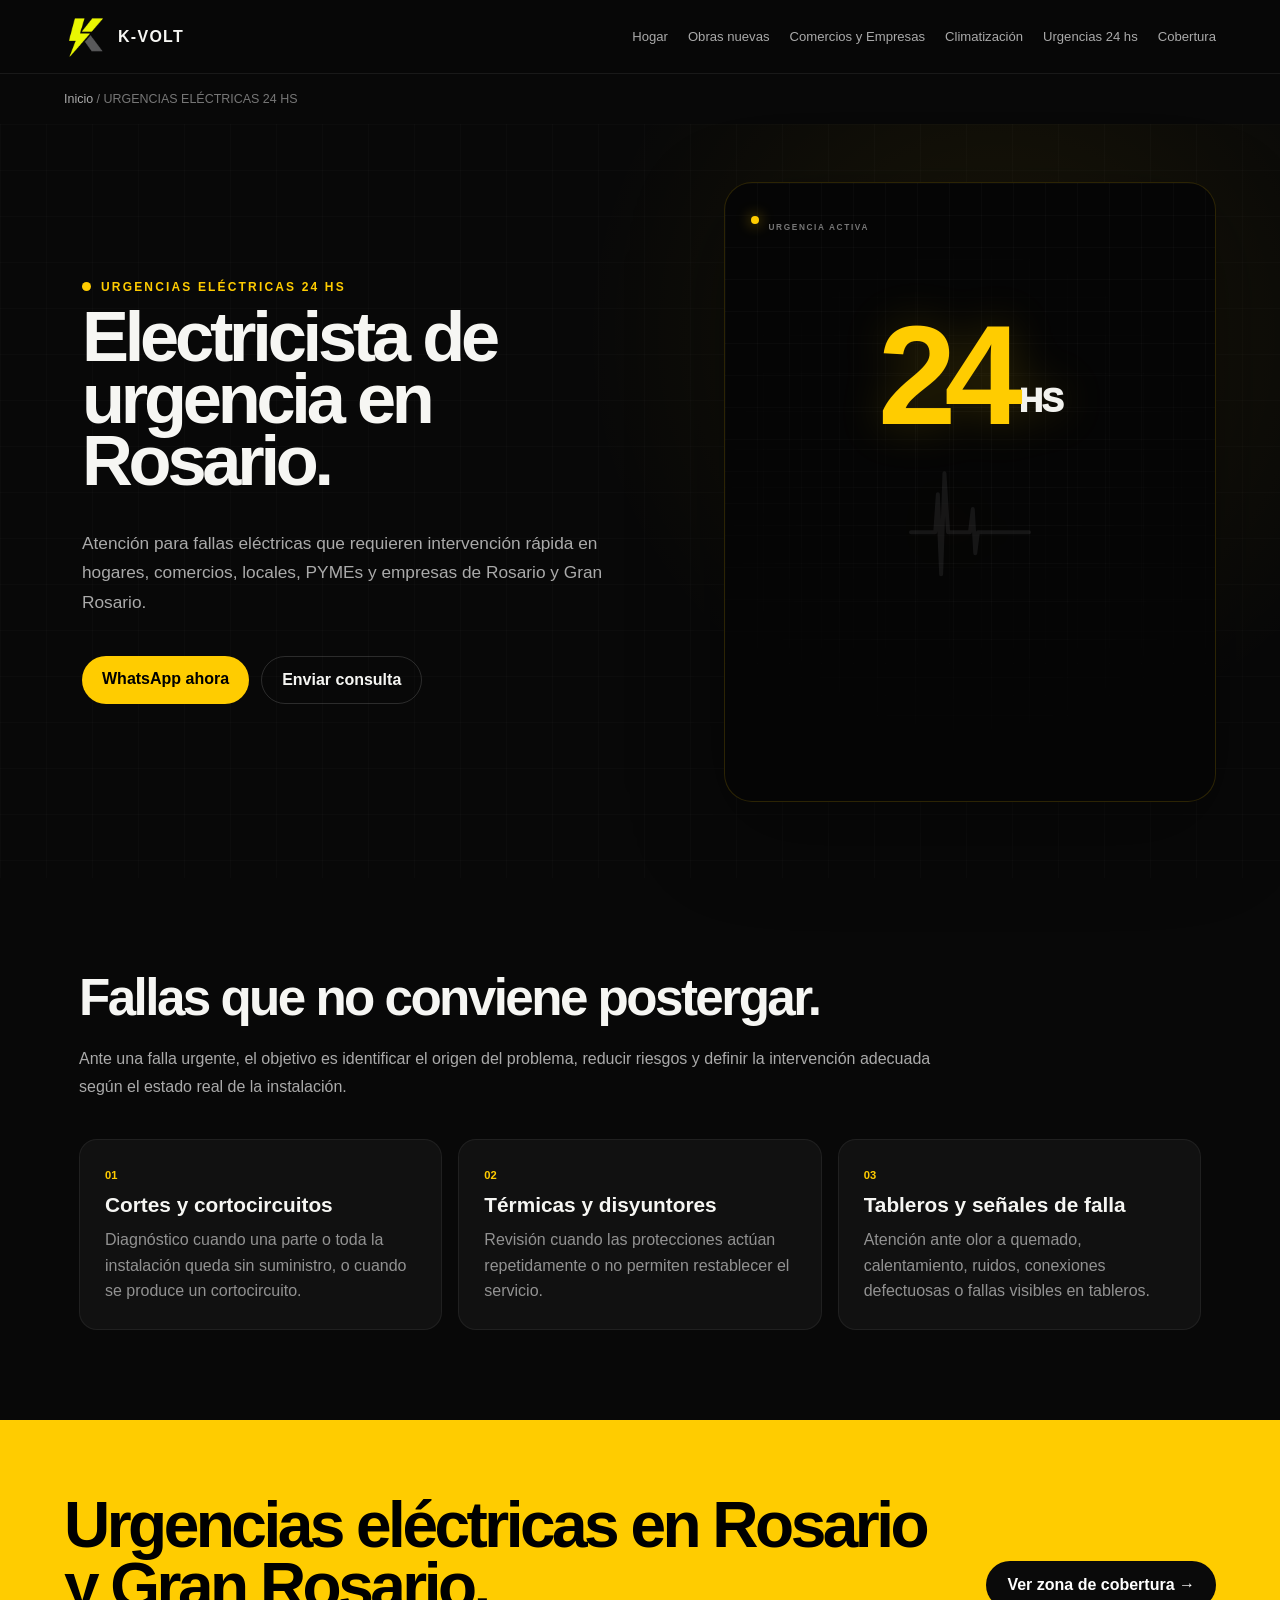
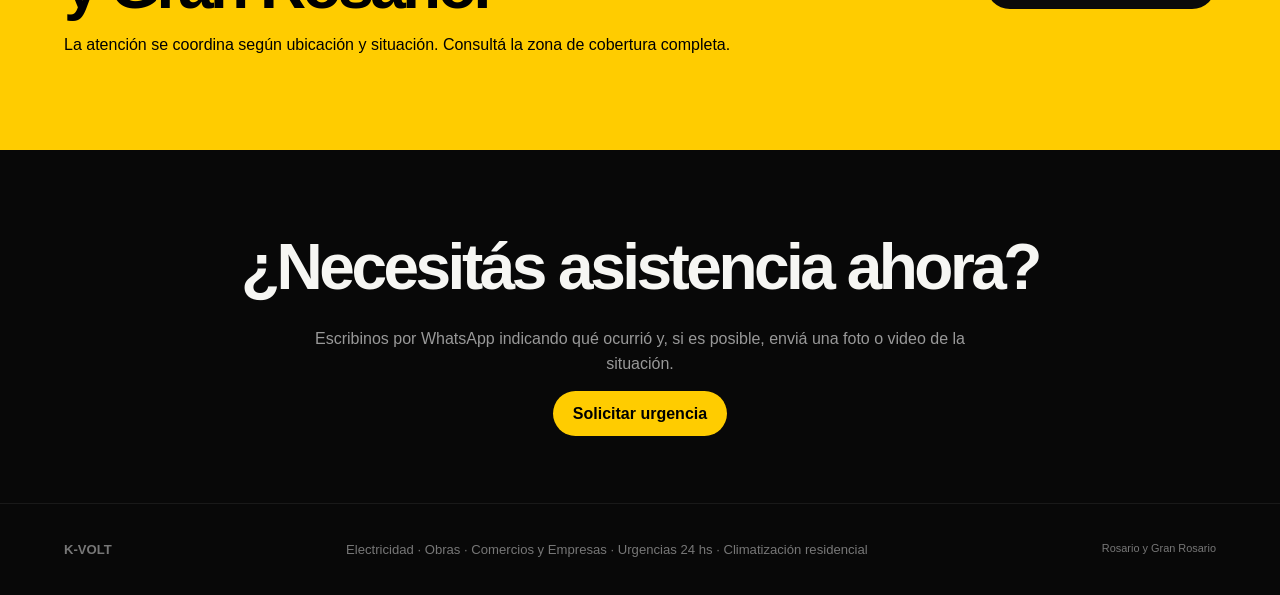
<file: urgencias-electricas-rosario/index.html>
<!doctype html>
<html lang="es-AR">
<head>
<meta charset="utf-8"><meta name="viewport" content="width=device-width,initial-scale=1">
<title>Electricista de Urgencia 24 Horas en Rosario | K-Volt</title>
<meta name="description" content="Urgencias eléctricas 24 horas en Rosario y Gran Rosario. Atención por cortes de luz, cortocircuitos, térmicas, disyuntores, tableros y fallas eléctricas en hogares y comercios.">
<meta name="robots" content="index,follow">
<meta name="theme-color" content="#080808">
<link rel="canonical" href="https://kvolt.com.ar/urgencias-electricas-rosario/">
<link rel="icon" type="image/png" href="../assets/kvolt-isotipo-web.png">
<meta property="og:locale" content="es_AR"><meta property="og:type" content="website"><meta property="og:site_name" content="K-Volt">
<meta property="og:title" content="Electricista de Urgencia 24 Horas en Rosario | K-Volt">
<meta property="og:description" content="Atención de urgencias eléctricas 24 horas en Rosario y Gran Rosario para hogares, comercios, PYMEs y empresas.">
<meta property="og:url" content="https://kvolt.com.ar/urgencias-electricas-rosario/">
<script type="application/ld+json">{
  "@context":"https://schema.org",
  "@graph":[
    {"@type":"BreadcrumbList","itemListElement":[
      {"@type":"ListItem","position":1,"name":"Inicio","item":"https://kvolt.com.ar/"},
      {"@type":"ListItem","position":2,"name":"Urgencias eléctricas 24 horas en Rosario","item":"https://kvolt.com.ar/urgencias-electricas-rosario/"}
    ]},
    {"@type":"Service","name":"Urgencias eléctricas 24 horas en Rosario","serviceType":"Electricista de urgencia 24 horas","areaServed":{"@type":"AdministrativeArea","name":"Rosario y Gran Rosario"},"provider":{"@id":"https://kvolt.com.ar/#business"},"url":"https://kvolt.com.ar/urgencias-electricas-rosario/"}
  ]
}</script>
<link rel="stylesheet" href="../assets/seo-pages.css?v=20260925-5">
</head>
<body>
<header><a class="logo" href="../"><img src="../assets/kvolt-isotipo-web.png" alt=""><span>K-VOLT</span></a><nav><a href="../electricidad-hogar/">Hogar</a><a href="../obras-nuevas/">Obras nuevas</a><a href="../electricidad-empresas/">Comercios y Empresas</a><a href="../climatizacion/">Climatización</a><a href="../urgencias-electricas-rosario/">Urgencias 24 hs</a><a href="../#cobertura">Cobertura</a></nav></header>
<div class="breadcrumbs"><a href="../">Inicio</a> / URGENCIAS ELÉCTRICAS 24 HS</div>
<main>
<section class="hero emergency-page-hero">
  <div class="emergency-page-copy">
    <div class="kicker emergency-live"><i></i> URGENCIAS ELÉCTRICAS 24 HS</div>
    <h1>Electricista de urgencia en Rosario.</h1>
    <p>Atención para fallas eléctricas que requieren intervención rápida en hogares, comercios, locales, PYMEs y empresas de Rosario y Gran Rosario.</p>
    <div class="actions">
      <a class="btn primary" href="https://wa.me/543413217314?text=Hola%20K-Volt%2C%20tengo%20una%20urgencia%20el%C3%A9ctrica%20y%20necesito%20asistencia." target="_blank" rel="noopener">WhatsApp ahora</a>
      <a class="btn ghost" href="../?servicio=urgencia#contacto">Enviar consulta</a>
    </div>
  </div>
  <div class="emergency-page-visual emergency-monitor" aria-hidden="true">
    <div class="monitor-grid"></div>
    <div class="monitor-top"><span class="monitor-led"></span><small>URGENCIA ACTIVA</small></div>
    <div class="monitor-clock"><strong>24</strong><span>HS</span></div>
    <svg class="monitor-wave" viewBox="0 0 720 150" preserveAspectRatio="none">
      <path class="wave-base" d="M0 78 H120 L148 78 L164 42 L184 118 L204 22 L226 78 H335 L360 78 L377 56 L392 98 L408 78 H720"/>
      <path class="wave-live" d="M0 78 H120 L148 78 L164 42 L184 118 L204 22 L226 78 H335 L360 78 L377 56 L392 98 L408 78 H720"/>
    </svg>
    <div class="monitor-alert-flash"></div>
    <div class="monitor-state">
      <span class="monitor-normal">SISTEMA ESTABLE</span>
      <span class="monitor-alert">ALERTA DETECTADA</span>
      <span class="monitor-action">INTERVENCIÓN</span>
      <span class="monitor-restored">SERVICIO RESTABLECIDO</span>
    </div>
  </div>
</section>

<section class="content">
  <h2>Fallas que no conviene postergar.</h2>
  <p>Ante una falla urgente, el objetivo es identificar el origen del problema, reducir riesgos y definir la intervención adecuada según el estado real de la instalación.</p>
  <div class="grid">
    <article class="card"><span>01</span><h3>Cortes y cortocircuitos</h3><p>Diagnóstico cuando una parte o toda la instalación queda sin suministro, o cuando se produce un cortocircuito.</p></article>
    <article class="card"><span>02</span><h3>Térmicas y disyuntores</h3><p>Revisión cuando las protecciones actúan repetidamente o no permiten restablecer el servicio.</p></article>
    <article class="card"><span>03</span><h3>Tableros y señales de falla</h3><p>Atención ante olor a quemado, calentamiento, ruidos, conexiones defectuosas o fallas visibles en tableros.</p></article>
  </div>
</section>

<section class="local local-coverage-link">
  <div><h2>Urgencias eléctricas en Rosario y Gran Rosario.</h2><p>La atención se coordina según ubicación y situación. Consultá la zona de cobertura completa.</p></div>
  <a class="btn coverage-link-btn" href="../#cobertura">Ver zona de cobertura →</a>
</section>

<section class="cta"><h2>¿Necesitás asistencia ahora?</h2><p>Escribinos por WhatsApp indicando qué ocurrió y, si es posible, enviá una foto o video de la situación.</p><a class="btn primary" href="https://wa.me/543413217314?text=Hola%20K-Volt%2C%20tengo%20una%20urgencia%20el%C3%A9ctrica%20y%20necesito%20asistencia." target="_blank" rel="noopener">Solicitar urgencia</a></section>
</main>
<footer><strong>K-VOLT</strong><span>Electricidad · Obras · Comercios y Empresas · Urgencias 24 hs · Climatización residencial</span><small>Rosario y Gran Rosario</small></footer>
</body></html>
</file>
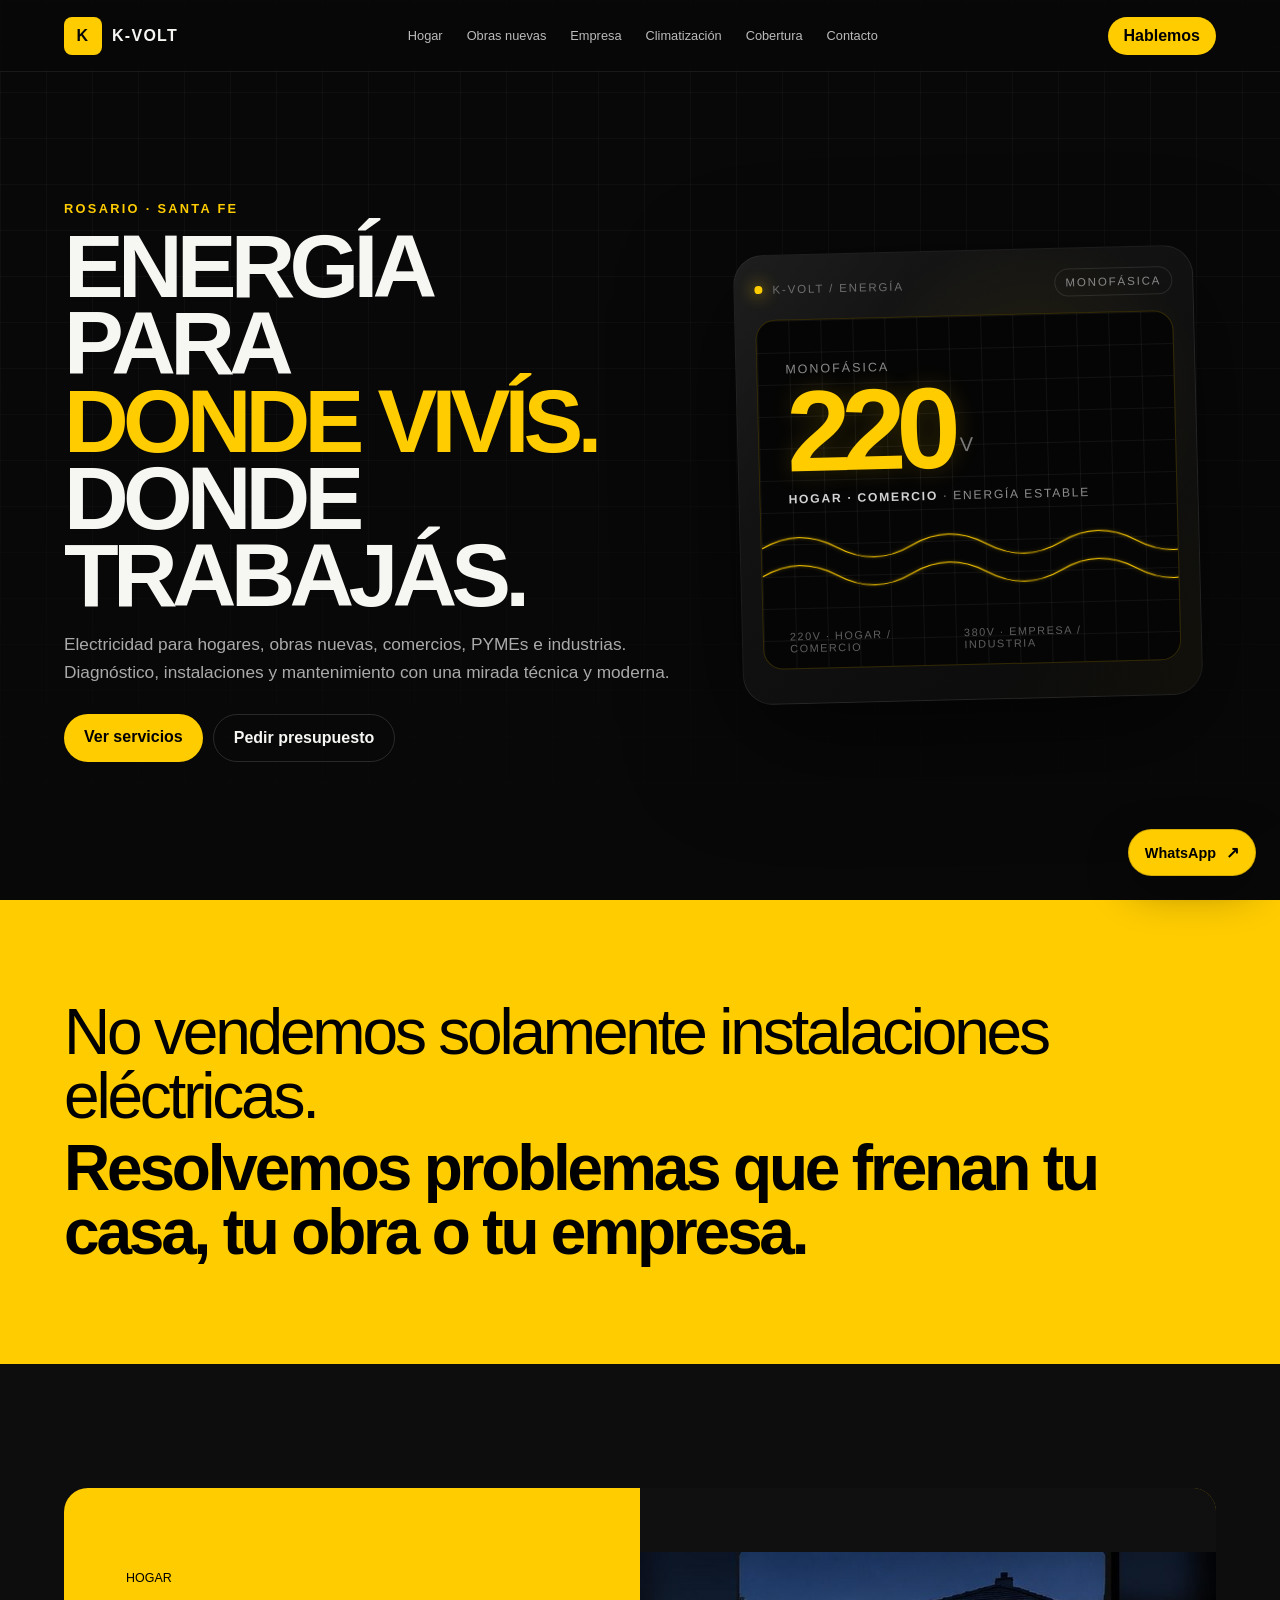
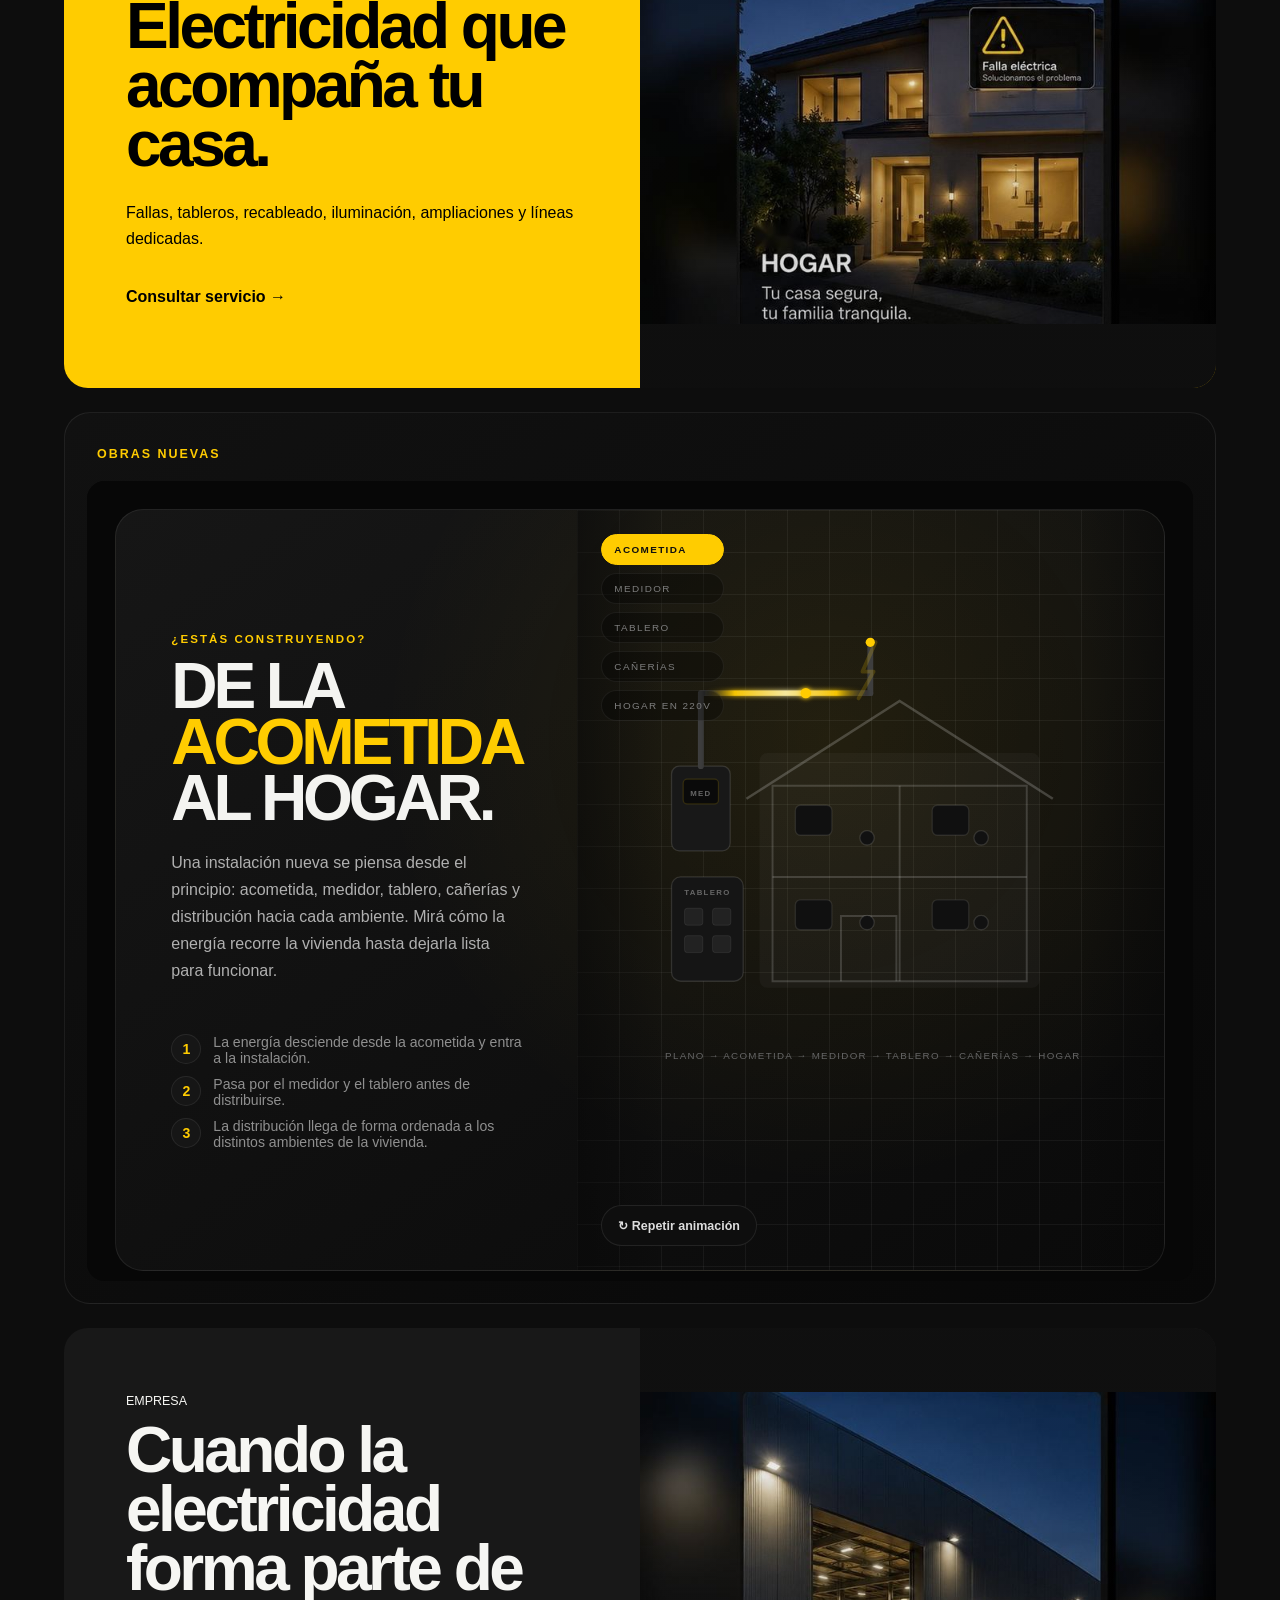
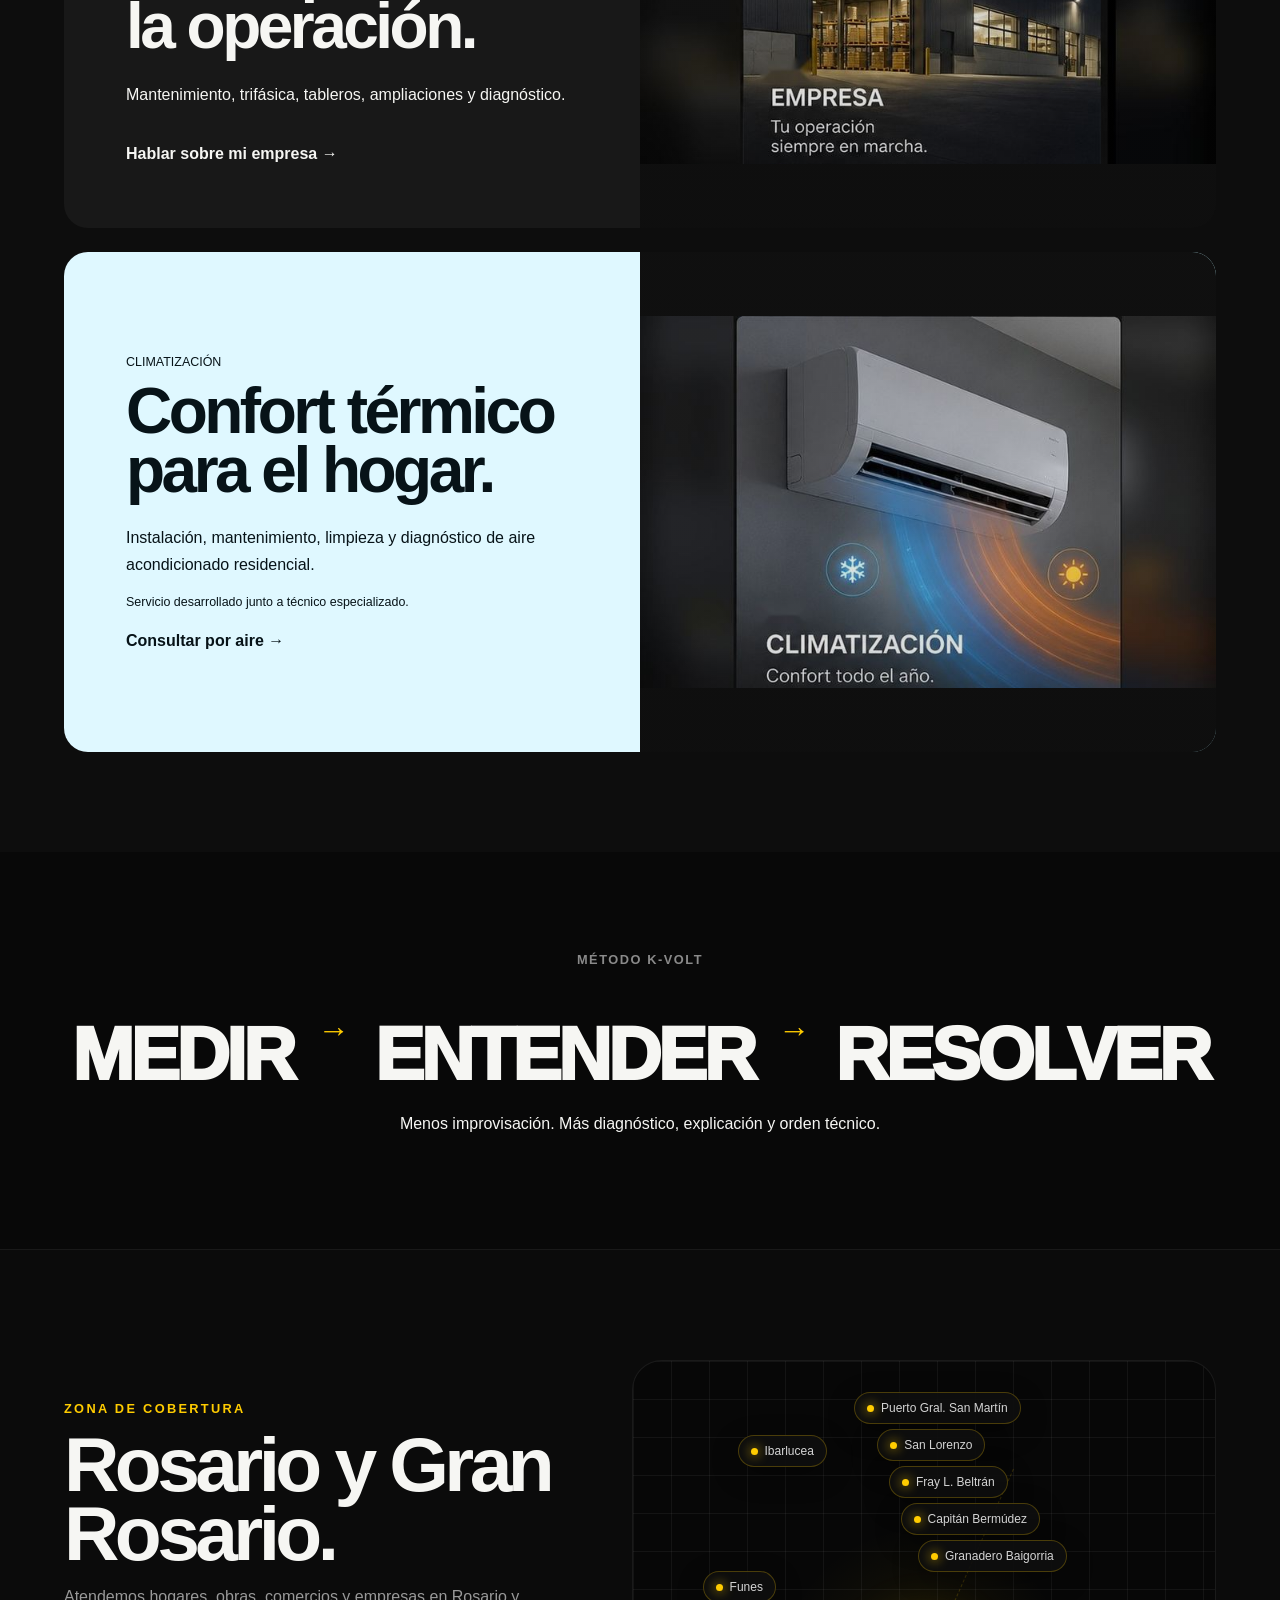
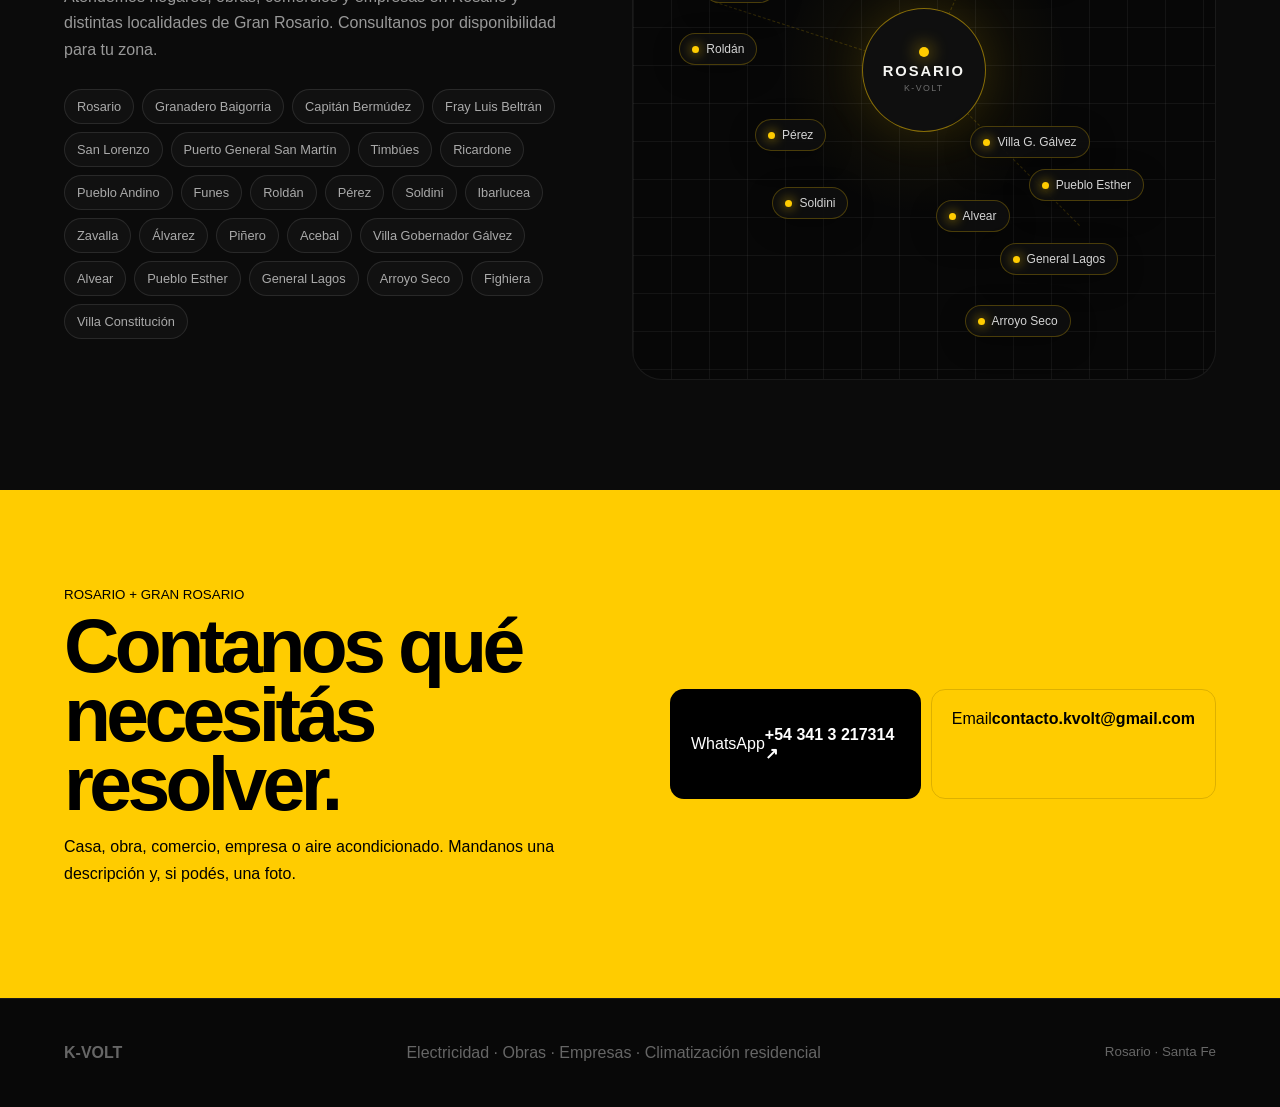
<file: v3/index.html>
<!doctype html>
<html lang="es-AR">
<head>
<meta charset="utf-8">
<meta name="viewport" content="width=device-width,initial-scale=1">
<title>K-Volt | Electricidad en Rosario y Gran Rosario</title>
<meta name="description" content="Servicios eléctricos para hogares, obras nuevas, comercios, PYMEs e industrias en Rosario y Gran Rosario. Instalaciones, mantenimiento, diagnóstico y climatización residencial.">
<style>
:root{--y:#ffcc00;--b:#080808;--g:#141414;--w:#f6f6f3;--m:#919191}
*{box-sizing:border-box}
html{scroll-behavior:smooth}
body{margin:0;background:var(--b);color:var(--w);font-family:Arial,Helvetica,sans-serif;overflow-x:hidden}
a{color:inherit;text-decoration:none}

.loader{
  position:fixed;inset:0;z-index:9999;
  display:grid;place-items:center;
  background:
    radial-gradient(circle at center, rgba(255,204,0,.09), transparent 26rem),
    #050505;
  transition:opacity .7s ease, visibility .7s ease;
}
.loader.hide{opacity:0;visibility:hidden}
.loader-box{
  width:min(88vw,520px);
  display:grid;justify-items:center;gap:22px;
}
.loader-bolt{
  width:150px;height:190px;position:relative;
  filter:drop-shadow(0 0 16px rgba(255,204,0,.28));
}
.loader-bolt svg{width:100%;height:100%}
.loader-bolt path{
  fill:none;
  stroke:var(--y);
  stroke-width:10;
  stroke-linejoin:round;
  stroke-linecap:round;
  stroke-dasharray:540;
  stroke-dashoffset:540;
  animation:drawBolt 1.15s cubic-bezier(.2,.8,.2,1) forwards,
            pulseFlash .34s ease 1.1s 2 alternate;
}
.loader-glow{
  position:absolute;inset:0;border-radius:50%;
  background:radial-gradient(circle, rgba(255,204,0,.22), transparent 60%);
  transform:scale(.7);opacity:0;animation:glowBurst .9s ease 1s forwards;
}
.loader-copy{
  text-align:center;
}
.loader-copy small{
  display:block;color:#7a7a7a;font-size:.72rem;font-weight:900;letter-spacing:.22em;
}
.loader-copy strong{
  display:block;margin-top:10px;
  font-size:clamp(2rem,5vw,3.5rem);letter-spacing:-.06em;
}
.loader-copy strong span{color:var(--y)}
.loader-copy p{margin:10px 0 0;color:#8e8e8e;font-size:.92rem}
.loader-line{
  width:min(70vw,320px);height:3px;overflow:hidden;border-radius:99px;background:#1b1b1b;
}
.loader-line i{
  display:block;height:100%;width:0%;
  background:linear-gradient(90deg, rgba(255,204,0,.45), var(--y), rgba(255,255,255,.5));
  animation:lineGrow 1.5s cubic-bezier(.2,.8,.2,1) .2s forwards;
}

.flash{
  position:fixed;inset:0;z-index:9998;pointer-events:none;
  background:radial-gradient(circle at center, rgba(255,238,170,.45), rgba(255,204,0,.14), transparent 60%);
  opacity:0;mix-blend-mode:screen;
}
.flash.on{animation:screenFlash .45s ease .95s 2 alternate}

header{position:fixed;z-index:20;inset:0 0 auto;height:72px;display:flex;align-items:center;justify-content:space-between;padding:0 5vw;background:#080808cc;border-bottom:1px solid #ffffff12;backdrop-filter:blur(14px)}
.logo{display:flex;align-items:center;gap:10px;font-weight:900;letter-spacing:.08em}
.mark{width:38px;height:38px;border-radius:8px;display:grid;place-items:center;background:var(--y);color:var(--b)}
nav{display:flex;gap:24px;color:#bbb;font-size:.8rem}
nav a:hover{color:var(--y)}
.pill{background:var(--y);color:#000;padding:10px 16px;border-radius:999px;font-weight:900}

.hero{min-height:100vh;display:grid;grid-template-columns:1.1fr .9fr;gap:50px;align-items:center;padding:110px 5vw 60px;position:relative;overflow:hidden}
.hero:before{
  content:"";position:absolute;inset:0;
  background-image:linear-gradient(#ffffff08 1px,transparent 1px),linear-gradient(90deg,#ffffff08 1px,transparent 1px);
  background-size:46px 46px;mask-image:linear-gradient(#000 30%,transparent)
}
.copy,.panel{position:relative;z-index:2}
.kicker{color:var(--y);font-size:.7rem;letter-spacing:.18em;font-weight:900}
h1{margin:12px 0 0;font-size:clamp(3.4rem,7vw,7.6rem);line-height:.86;letter-spacing:-.065em}
h1 span{display:block;color:var(--y)}
.lead{max-width:650px;color:#aaa;font-size:1.08rem;line-height:1.6}
.actions{display:flex;gap:10px;flex-wrap:wrap;margin-top:28px}
.btn{padding:14px 20px;border-radius:999px;font-weight:900}
.primary{background:var(--y);color:#000}
.ghost{border:1px solid #ffffff22}

.device{max-width:430px;margin:auto;padding:20px;border-radius:24px;background:linear-gradient(145deg,#202020,#0b0b0b);border:1px solid #ffffff18;box-shadow:0 40px 100px #0008;transform:rotate(-2deg);position:relative;overflow:hidden}
.device:before{
  content:"";position:absolute;inset:-20% auto auto -25%;
  width:180px;height:180px;background:radial-gradient(circle, rgba(255,204,0,.18), transparent 65%);
  filter:blur(12px);
}
.device-top{display:flex;justify-content:space-between;color:#666;font-size:.62rem;letter-spacing:.12em}
.dot{width:8px;height:8px;border-radius:50%;background:var(--y);box-shadow:0 0 18px var(--y)}
.screen{
  margin-top:16px;min-height:260px;border-radius:14px;background:#040404;border:1px solid #ffcc0030;
  display:grid;place-items:center;align-content:center;position:relative;overflow:hidden
}
.screen:before{
  content:"";position:absolute;inset:0;
  background:linear-gradient(115deg, transparent 0 44%, rgba(255,204,0,.22) 49%, rgba(255,255,255,.1) 50%, transparent 56% 100%);
  transform:translateX(-120%);
  animation:screenSweep 2s ease 1.4s forwards;
}
.screen small{color:#666;letter-spacing:.18em}
.screen strong{font-size:6rem;color:var(--y);line-height:1}
.screen strong i{font-style:normal;font-size:1rem;color:#777}
.screen p{font-size:.62rem;color:#666;letter-spacing:.15em}

.statement{padding:100px 5vw;background:var(--y);color:#000}
.statement p{margin:0;max-width:1100px;font-size:clamp(2rem,5vw,5rem);line-height:1;letter-spacing:-.05em}
.statement strong{display:block;margin-top:8px}

section.pad{padding:100px 5vw}
.label{color:#666;font-size:.65rem;font-weight:900;letter-spacing:.16em}
.problem{display:grid;grid-template-columns:60px 1fr 320px;gap:20px;align-items:center;min-height:140px;border-bottom:1px solid #ffffff15}
.problem:first-of-type{margin-top:30px;border-top:1px solid #ffffff15}
.problem span{color:var(--y);font-size:.7rem}
.problem h2{font-size:clamp(1.8rem,3.6vw,3.7rem);letter-spacing:-.045em;margin:0}
.problem p{color:#888;margin:0}

.worlds{background:#0d0d0d}
.world{margin-top:24px;display:grid;grid-template-columns:1fr 1fr;min-height:500px;border-radius:24px;overflow:hidden}
.worldcopy{padding:clamp(28px,5vw,62px);display:flex;flex-direction:column;justify-content:center}
.worldcopy h2{font-size:clamp(2.6rem,5vw,5rem);line-height:.92;letter-spacing:-.055em;margin:10px 0}
.worldcopy p{max-width:520px}
.worldcopy a{margin-top:20px;font-weight:900}
.visual{position:relative;display:flex;justify-content:flex-end;align-items:flex-end;padding:28px}
.home{background:var(--y);color:#000}
.home .visual{background:#101010;color:#fff}
.biz{background:#181818}
.biz .visual{background:linear-gradient(135deg,#242424,#070707)}
.clima{background:#dff8ff;color:#071318}
.clima .visual{background:linear-gradient(135deg,#b7f3ff,#10282e);color:#fff}
.lines{position:absolute;inset:0}
.lines i{position:absolute;background:var(--y)}
.lines i:nth-child(1){width:70%;height:3px;top:30%;left:12%}
.lines i:nth-child(2){height:58%;width:3px;left:55%;top:16%}
.lines i:nth-child(3){width:34%;height:3px;top:67%;left:55%}
.snow{position:absolute;font-size:17rem;opacity:.14;left:50%;top:50%;transform:translate(-50%,-50%)}

.works{display:grid;grid-template-columns:1.1fr .9fr;gap:70px;background:#101010}
.works h2{font-size:clamp(3rem,6vw,6.5rem);line-height:.9;letter-spacing:-.06em;margin:24px 0}
.works h2 span{display:block;color:var(--y)}
.works p{color:#929292}
.steps{display:grid;align-content:center}
.steps div{display:grid;grid-template-columns:55px 1fr;padding:22px 0;border-bottom:1px solid #ffffff15}
.steps span{color:var(--y);font-size:.7rem}
.steps strong{font-size:1.4rem}

.method{text-align:center}
.methodrow{display:flex;justify-content:center;gap:25px;flex-wrap:wrap;margin:45px 0 18px}
.methodrow span{font-size:clamp(2.2rem,5.8vw,6rem);font-weight:950;letter-spacing:-.05em}
.methodrow i{font-style:normal;color:var(--y);font-size:2rem}

.contact{padding:95px 5vw;background:var(--y);color:#000;display:grid;grid-template-columns:1fr 1fr;gap:60px}
.contact h2{font-size:clamp(3rem,6vw,6rem);line-height:.9;letter-spacing:-.06em;margin:8px 0}
.contactbox{display:grid;gap:10px;align-content:center}
.contactbox a{padding:20px;border:1px solid #0002;border-radius:14px;display:flex;justify-content:space-between}
.contactbox a:first-child{background:#000;color:#fff;min-height:110px;align-items:center}

footer{padding:45px 5vw;display:flex;justify-content:space-between;gap:20px;color:#666;border-top:1px solid #ffffff12}

.reveal{opacity:0;transform:translateY(20px);transition:.7s cubic-bezier(.2,.8,.2,1)}
.reveal.on{opacity:1;transform:none}

@keyframes drawBolt{to{stroke-dashoffset:0}}
@keyframes glowBurst{0%{opacity:0;transform:scale(.7)}40%{opacity:1}100%{opacity:.25;transform:scale(1.12)}}
@keyframes pulseFlash{from{stroke:#ffcc00;filter:drop-shadow(0 0 0 rgba(255,204,0,0))}to{stroke:#fff3a8;filter:drop-shadow(0 0 10px rgba(255,204,0,.9))}}
@keyframes lineGrow{to{width:100%}}
@keyframes screenFlash{0%{opacity:0}40%{opacity:.65}100%{opacity:0}}
@keyframes screenSweep{to{transform:translateX(120%)}}

@media(max-width:900px){
  nav{display:none}
  .hero,.world,.works,.contact{grid-template-columns:1fr}
  .problem{grid-template-columns:45px 1fr}
  .problem p{grid-column:2}
}
@media(max-width:600px){
  header{padding:0 18px}
  .pill{display:none}
  .hero,section.pad,.statement,.contact{padding-left:18px;padding-right:18px}
  .hero h1{font-size:3.15rem}
  .problem{grid-template-columns:1fr;gap:8px;padding:24px 0}
  .problem p{grid-column:1}
  .world{border-radius:16px}
  .worldcopy{padding:26px 20px}
  footer{flex-direction:column}
  .loader-bolt{width:120px;height:150px}
  .screen strong{font-size:4.8rem}
}

.new-build-integrated{
  margin-top:24px;
  padding:22px;
  border-radius:26px;
  background:linear-gradient(145deg,#111,#080808);
  border:1px solid rgba(255,255,255,.08);
}
.new-build-heading{
  padding:12px 10px 20px;
  display:flex;
  align-items:end;
  gap:18px;
  flex-wrap:wrap;
}
.new-build-heading span{
  color:#ffcc00;
  font-size:.68rem;
  font-weight:900;
  letter-spacing:.16em;
}
.new-build-heading strong{
  font-size:clamp(1.7rem,3vw,3rem);
  letter-spacing:-.04em;
}
.new-build-heading p{
  margin:0 0 2px auto;
  max-width:520px;
  color:#898989;
}
.new-build-integrated iframe{
  width:100%;
  height:800px;
  border:0;
  border-radius:18px;
  background:#070707;
  display:block;
}
@media(max-width:900px){
  .new-build-heading p{margin-left:0;width:100%}
  .new-build-integrated iframe{height:1180px}
}
@media(max-width:600px){
  .new-build-integrated{padding:8px;border-radius:18px}
  .new-build-heading{padding:16px 12px 18px}
  .new-build-integrated iframe{height:1080px;border-radius:14px}
}


/* V3 - visuales por universo */
.service-visual{
  position:relative;
  overflow:hidden;
  min-height:100%;
  background:#0d0d0d;
}
.service-visual img{
  position:absolute;
  inset:0;
  width:100%;
  height:100%;
  object-fit:cover;
  display:block;
  filter:saturate(.72) contrast(1.06) brightness(.73);
  transform:scale(1.015);
  transition:transform .8s cubic-bezier(.2,.8,.2,1), filter .8s ease;
}
.world:hover .service-visual img{
  transform:scale(1.055);
  filter:saturate(.86) contrast(1.07) brightness(.78);
}
.visual-shade{
  position:absolute;
  inset:0;
  background:
    linear-gradient(90deg,rgba(10,10,10,.20),rgba(10,10,10,.04) 45%,rgba(10,10,10,.22)),
    linear-gradient(0deg,rgba(5,5,5,.52),transparent 55%);
}
.visual-code{
  position:absolute;
  right:28px;
  bottom:26px;
  z-index:4;
  font-size:.72rem;
  letter-spacing:.14em;
  color:#fff;
}
.fault-badge{
  position:absolute;
  left:8%;
  top:10%;
  z-index:4;
  display:flex;
  align-items:center;
  gap:12px;
  padding:12px 14px;
  background:rgba(8,8,8,.86);
  border:1px solid rgba(255,204,0,.34);
  border-radius:14px;
  backdrop-filter:blur(9px);
  color:#fff;
  box-shadow:0 16px 45px rgba(0,0,0,.28);
}
.warning-icon{
  width:36px;height:36px;
  display:grid;place-items:center;
  border:2px solid #ffcc00;
  border-radius:10px;
  color:#ffcc00;
  font-weight:950;
}
.fault-badge small{
  display:block;
  color:#858585;
  font-size:.55rem;
  letter-spacing:.14em;
  margin-bottom:2px;
}
.fault-badge strong{font-size:.92rem}
.industrial-ui{
  position:absolute;
  z-index:4;
  left:8%;
  bottom:8%;
  display:grid;
  grid-template-columns:repeat(3,52px);
  gap:7px;
}
.industrial-ui span{
  height:4px;
  background:#ffcc00;
  box-shadow:0 0 10px rgba(255,204,0,.32);
}
.industrial-ui span:nth-child(2){opacity:.65}
.industrial-ui span:nth-child(3){opacity:.35}
.industrial-ui small{
  grid-column:1/-1;
  color:#c9c9c9;
  letter-spacing:.12em;
  font-size:.55rem;
}
.climate-overlay{
  position:absolute;
  inset:0;
  z-index:4;
  pointer-events:none;
}
.cold,.heat{
  position:absolute;
  top:12%;
  width:54px;height:54px;
  display:grid;place-items:center;
  border-radius:50%;
  background:rgba(8,8,8,.7);
  backdrop-filter:blur(7px);
  font-size:1.4rem;
}
.cold{left:10%;color:#8ae9ff;border:1px solid rgba(138,233,255,.48)}
.heat{right:10%;color:#ffb64d;border:1px solid rgba(255,182,77,.48)}
.airflow{
  position:absolute;
  left:18%;
  right:18%;
  top:44%;
  height:80px;
  border-top:3px solid rgba(130,231,255,.65);
  border-bottom:3px solid rgba(255,174,74,.55);
  border-radius:50%;
  transform:rotate(-7deg);
  opacity:.72;
  filter:blur(.2px);
  animation:airFlowMove 3.2s ease-in-out infinite alternate;
}
.airflow:before,.airflow:after{
  content:"";
  position:absolute;
  left:6%;right:8%;
  height:2px;
  border-radius:50%;
}
.airflow:before{
  top:20px;
  background:linear-gradient(90deg,transparent,#7ee7ff,transparent);
}
.airflow:after{
  bottom:20px;
  background:linear-gradient(90deg,transparent,#ffb348,transparent);
}
@keyframes airFlowMove{
  from{transform:translateX(-10px) rotate(-7deg);opacity:.45}
  to{transform:translateX(14px) rotate(-4deg);opacity:.9}
}
@media(max-width:900px){
  .service-visual{min-height:360px}
}


/* versión con imágenes puras */
.service-visual{
  position:relative;
  overflow:hidden;
  min-height:100%;
  background:#0d0d0d;
}
.service-visual img{
  position:absolute;
  inset:0;
  width:100%;
  height:100%;
  object-fit:cover;
  display:block;
  filter:saturate(.78) contrast(1.04) brightness(.80);
  transform:scale(1.01);
  transition:transform .8s cubic-bezier(.2,.8,.2,1), filter .8s ease;
}
.world:hover .service-visual img{
  transform:scale(1.04);
  filter:saturate(.88) contrast(1.06) brightness(.84);
}
.pure-image::after{
  content:"";
  position:absolute;
  inset:0;
  background:linear-gradient(0deg, rgba(5,5,5,.14), rgba(5,5,5,.04));
  pointer-events:none;
}
.visual-shade,
.fault-badge,
.warning-icon,
.industrial-ui,
.climate-overlay,
.visual-code{
  display:none !important;
}
@media(max-width:900px){
  .service-visual{min-height:360px}
}


/* Ajuste específico de climatización: mostrar la pieza completa */
#clima .service-visual img{
  object-fit:contain !important;
  object-position:center center !important;
  transform:none !important;
  filter:none !important;
  background:#101010;
}
#clima:hover .service-visual img{
  transform:none !important;
  filter:none !important;
}


/* Ajuste específico: hogar y empresa muestran la pieza completa */
#hogar .service-visual img,
#empresa .service-visual img{
  object-fit:contain !important;
  object-position:center center !important;
  transform:none !important;
  filter:none !important;
  background:#101010;
}
#hogar:hover .service-visual img,
#empresa:hover .service-visual img{
  transform:none !important;
  filter:none !important;
}


/* HERO 220V / 380V */
.hero-energy-card{position:relative;max-width:460px;margin:auto;min-height:450px;border-radius:30px;border:1px solid rgba(255,255,255,.07);background:radial-gradient(circle at 65% 35%,rgba(255,204,0,.08),transparent 42%),linear-gradient(145deg,#171717,#0a0a0a);padding:20px;transform:rotate(-1.4deg);box-shadow:0 35px 110px rgba(0,0,0,.58);overflow:hidden}
.hero-energy-card:before{content:"";position:absolute;inset:0;pointer-events:none;background:linear-gradient(125deg,rgba(255,255,255,.03),transparent 25%,transparent 72%,rgba(255,204,0,.03))}
.energy-head{position:relative;z-index:2;display:flex;align-items:center;justify-content:space-between;color:#6e6e6e;font-size:.62rem;letter-spacing:.16em}
.energy-brand{display:flex;align-items:center;gap:10px}.energy-brand i{width:8px;height:8px;border-radius:50%;background:var(--y);box-shadow:0 0 16px var(--y)}
.energy-badge{padding:7px 10px;border:1px solid rgba(255,255,255,.1);border-radius:999px;color:#888}
.energy-screen{position:relative;margin-top:16px;min-height:350px;border-radius:20px;border:1px solid rgba(255,204,0,.18);background:#050505;overflow:hidden}
.energy-grid{position:absolute;inset:0;background-image:linear-gradient(rgba(255,255,255,.05) 1px,transparent 1px),linear-gradient(90deg,rgba(255,255,255,.05) 1px,transparent 1px);background-size:32px 32px}
.energy-center{position:absolute;left:28px;top:42px;z-index:3}.energy-center .config{color:#8a8a8a;font-size:.7rem;letter-spacing:.16em;margin-bottom:8px}
.energy-value{display:flex;align-items:flex-end;gap:8px}.energy-value b{display:block;font-size:clamp(5.2rem,9vw,8.8rem);line-height:.82;letter-spacing:-.08em;color:var(--y);text-shadow:0 0 24px rgba(255,204,0,.18)}.energy-value span{display:block;padding-bottom:18px;color:#7a7a7a;font-size:1.25rem}
.energy-subtitle{margin-top:14px;color:#8d8d8d;font-size:.7rem;letter-spacing:.14em}.energy-subtitle strong{color:#d2d2d2;font-weight:700}
.energy-wave-zone{position:absolute;left:0;right:0;bottom:44px;height:118px;z-index:2}.energy-wave-row{position:absolute;left:0;right:0;height:28px;opacity:0;transform:translateY(10px);transition:opacity .35s ease,transform .35s ease}.energy-wave-row.active{opacity:1;transform:translateY(0)}.energy-wave-row svg{width:180%;height:100%;animation:moveEnergyWave 3.2s linear infinite}.energy-wave-row path{fill:none;stroke:var(--y);stroke-width:3;filter:drop-shadow(0 0 6px rgba(255,204,0,.42))}.ew1{bottom:62px}.ew2{bottom:34px}.ew3{bottom:6px}
.energy-footer{position:absolute;left:26px;right:26px;bottom:14px;display:flex;justify-content:space-between;color:#5f5f5f;font-size:.56rem;letter-spacing:.14em;z-index:3}.energy-flash{position:absolute;inset:0;pointer-events:none;background:radial-gradient(circle at 42% 38%,rgba(255,204,0,.24),transparent 48%);opacity:0}.energy-flash.on{animation:heroEnergyFlash .5s ease}
@keyframes moveEnergyWave{from{transform:translateX(0)}to{transform:translateX(-33.333%)}}@keyframes heroEnergyFlash{0%{opacity:0}38%{opacity:.8}100%{opacity:0}}


.method-title{color:#8a8a8a;font-size:.72rem;font-weight:900;letter-spacing:.12em;text-transform:uppercase}
.coverage{
  padding:110px 5vw;
  display:grid;
  grid-template-columns:.92fr 1.08fr;
  gap:70px;
  align-items:center;
  background:#0b0b0b;
  border-top:1px solid rgba(255,255,255,.06);
}
.coverage-kicker{margin:0 0 14px;color:var(--y);font-size:.7rem;font-weight:900;letter-spacing:.18em}
.coverage h2{margin:0;font-size:clamp(3rem,6vw,6.4rem);line-height:.9;letter-spacing:-.06em}
.coverage-copy>p:not(.coverage-kicker){max-width:640px;color:#999;line-height:1.65}
.coverage-tags{display:flex;flex-wrap:wrap;gap:8px;margin-top:26px}
.coverage-tags span{
  padding:9px 12px;border-radius:999px;border:1px solid rgba(255,255,255,.10);
  background:#111;color:#aaa;font-size:.72rem;transition:.25s ease;
}
.coverage-tags span:hover{border-color:rgba(255,204,0,.45);color:var(--y)}
.coverage-radar{
  position:relative;min-height:620px;border-radius:28px;overflow:hidden;
  border:1px solid rgba(255,255,255,.08);
  background:radial-gradient(circle at center,rgba(255,204,0,.08),transparent 42%),#080808;
}
.radar-grid{position:absolute;inset:0;background-image:linear-gradient(rgba(255,255,255,.04) 1px,transparent 1px),linear-gradient(90deg,rgba(255,255,255,.04) 1px,transparent 1px);background-size:38px 38px}
.radar-ring{position:absolute;left:50%;top:50%;border:1px solid rgba(255,204,0,.18);border-radius:50%;transform:translate(-50%,-50%)}
.ring-1{width:180px;height:180px}.ring-2{width:340px;height:340px}.ring-3{width:510px;height:510px}
.radar-core{
  position:absolute;left:50%;top:50%;transform:translate(-50%,-50%);
  width:118px;height:118px;border-radius:50%;display:grid;place-items:center;align-content:center;
  background:#0d0d0d;border:1px solid rgba(255,204,0,.45);box-shadow:0 0 50px rgba(255,204,0,.12);z-index:4;
}
.radar-core i{width:9px;height:9px;border-radius:50%;background:var(--y);box-shadow:0 0 15px var(--y);margin-bottom:8px}
.radar-core strong{font-size:.82rem;letter-spacing:.12em}.radar-core small{margin-top:4px;color:#707070;font-size:.54rem;letter-spacing:.18em}
.radar-sweep{
  position:absolute;left:50%;top:50%;width:255px;height:255px;transform-origin:0 0;
  background:conic-gradient(from 0deg,rgba(255,204,0,.20),transparent 38deg);
  animation:radarSweep 5s linear infinite;z-index:2;
}
.coverage-node{
  position:absolute;z-index:5;padding:8px 10px;border-radius:999px;background:rgba(15,15,15,.92);
  border:1px solid rgba(255,204,0,.24);color:#bdbdbd;font-size:.66rem;letter-spacing:.04em;
  box-shadow:0 8px 26px rgba(0,0,0,.3);
}
.coverage-node:before{content:"";display:inline-block;width:6px;height:6px;border-radius:50%;background:var(--y);box-shadow:0 0 10px var(--y);margin-right:7px}
.n1{left:14%;top:29%}.n2{left:19%;top:63%}.n3{right:12%;top:18%}.n4{right:18%;top:37%}.n5{right:15%;top:61%}.n6{right:27%;bottom:12%}.n7{left:12%;bottom:17%}.n8{right:8%;bottom:31%}
@keyframes radarSweep{to{transform:rotate(360deg)}}
@media(max-width:900px){
  .coverage{grid-template-columns:1fr;padding-left:18px;padding-right:18px}
  .coverage-radar{min-height:560px}
}
@media(max-width:600px){
  .coverage{padding-top:80px;padding-bottom:80px;gap:38px}
  .coverage-radar{min-height:470px}
  .ring-1{width:135px;height:135px}.ring-2{width:260px;height:260px}.ring-3{width:390px;height:390px}
  .radar-sweep{width:195px;height:195px}
  .coverage-node{font-size:.58rem;padding:7px 8px}
}


/* Cobertura geográfica ajustada */
.coverage-map{position:relative;min-height:620px;border-radius:30px;border:1px solid rgba(255,255,255,.08);overflow:hidden;background:radial-gradient(circle at center,rgba(255,204,0,.08),transparent 34%),#070707}
.map-grid{position:absolute;inset:0;background-image:linear-gradient(rgba(255,255,255,.05) 1px,transparent 1px),linear-gradient(90deg,rgba(255,255,255,.05) 1px,transparent 1px);background-size:38px 38px}
.map-core{position:absolute;left:50%;top:50%;transform:translate(-50%,-50%);width:124px;height:124px;border-radius:50%;background:#0f0f0f;border:1px solid rgba(255,204,0,.5);display:grid;place-items:center;align-content:center;z-index:4;box-shadow:0 0 45px rgba(255,204,0,.10)}
.map-core i{width:10px;height:10px;border-radius:50%;background:var(--y);box-shadow:0 0 18px var(--y);margin-bottom:6px}.map-core strong{font-size:.92rem;letter-spacing:.13em}.map-core small{margin-top:4px;color:#6d6d6d;letter-spacing:.16em;font-size:.55rem}
.map-node{position:absolute;z-index:5;padding:8px 12px;border-radius:999px;background:rgba(15,15,15,.92);border:1px solid rgba(255,204,0,.25);color:#d4d4d4;font-size:.68rem;box-shadow:0 8px 28px rgba(0,0,0,.30)}
.map-node:before{content:"";display:inline-block;width:7px;height:7px;border-radius:50%;background:var(--y);box-shadow:0 0 12px var(--y);margin-right:7px}
.map-link{position:absolute;left:50%;top:50%;transform-origin:left center;height:1px;border-top:1px dashed rgba(255,204,0,.18);z-index:2}.link-north{width:220px;transform:translate(0,-50%) rotate(-66deg)}.link-west{width:220px;transform:translate(0,-50%) rotate(198deg)}.link-south{width:220px;transform:translate(0,-50%) rotate(45deg)}
.ibarlucea{left:18%;top:12%}.pto{left:38%;top:5%}.slorenzo{left:42%;top:11%}.fray{left:44%;top:17%}.capitan{left:46%;top:23%}.baigorria{left:49%;top:29%}
.funes{left:12%;top:34%}.roldan{left:8%;top:44%}.perez{left:21%;top:58%}.soldini{left:24%;top:69%}
.vgg{left:58%;top:59%}.alvear{left:52%;top:71%}.pueblo{left:68%;top:66%}.glagos{left:63%;top:78%}.asec{left:57%;top:88%}
.contactbox{grid-template-columns:1fr 1fr}
@media(max-width:700px){.coverage-map{min-height:560px}.map-node{font-size:.60rem;padding:7px 10px}}
@media(max-width:560px){.contactbox{grid-template-columns:1fr}.coverage-map{min-height:500px}}


/* Ajustes de usabilidad y accesibilidad */
a:focus-visible,button:focus-visible{outline:3px solid var(--y);outline-offset:4px}
.menu-toggle{display:none;width:44px;height:44px;border:1px solid #ffffff1f;border-radius:12px;background:#111;color:#fff;align-items:center;justify-content:center;flex-direction:column;gap:5px;cursor:pointer;padding:0}
.menu-toggle span{display:block;width:20px;height:2px;background:currentColor;border-radius:99px;transition:transform .25s ease,opacity .25s ease}
.menu-toggle.open span:nth-child(1){transform:translateY(7px) rotate(45deg)}
.menu-toggle.open span:nth-child(2){opacity:0}
.menu-toggle.open span:nth-child(3){transform:translateY(-7px) rotate(-45deg)}

.whatsapp-float{position:fixed;right:24px;bottom:24px;z-index:40;display:flex;align-items:center;gap:10px;padding:13px 16px;border-radius:999px;background:var(--y);color:#000;font-size:.9rem;font-weight:900;box-shadow:0 14px 42px rgba(0,0,0,.38);border:1px solid rgba(0,0,0,.15)}
.whatsapp-float:hover{transform:translateY(-2px)}
.whatsapp-float strong{font-size:1rem}

/* Mejor legibilidad de textos secundarios */
.kicker,.coverage-kicker{font-size:.8rem}
.new-build-heading span{font-size:.78rem}
.energy-head{font-size:.72rem}
.energy-center .config{font-size:.78rem}
.energy-subtitle{font-size:.76rem}
.energy-footer{font-size:.68rem}
.method-title{font-size:.8rem}
.coverage-tags span{font-size:.8rem}
.map-node{font-size:.75rem}
.worldcopy small{font-size:.78rem;line-height:1.4}
.worldcopy p,.coverage-copy>p:not(.coverage-kicker),.contact p{font-size:1rem;line-height:1.65}

@media(max-width:900px){
  header{gap:12px}
  .menu-toggle{display:flex;flex:0 0 44px}
  header nav{
    display:flex;
    position:absolute;
    left:18px;
    right:18px;
    top:82px;
    padding:14px;
    flex-direction:column;
    gap:4px;
    background:rgba(10,10,10,.98);
    border:1px solid #ffffff18;
    border-radius:18px;
    box-shadow:0 22px 60px rgba(0,0,0,.55);
    opacity:0;
    visibility:hidden;
    transform:translateY(-10px);
    transition:opacity .25s ease,transform .25s ease,visibility .25s ease;
  }
  header nav.open{opacity:1;visibility:visible;transform:none}
  header nav a{padding:13px 14px;border-radius:10px;font-size:1rem}
  header nav a:hover{background:#151515}
  .pill{margin-left:auto}
}
@media(max-width:600px){
  .whatsapp-float{right:14px;bottom:14px;padding:12px 14px}
  .whatsapp-float span{font-size:.86rem}
  .energy-footer{font-size:.62rem;gap:8px}
  .map-node{font-size:.68rem}
}

@media(prefers-reduced-motion:reduce){
  html{scroll-behavior:auto}
  *,*::before,*::after{animation-duration:.01ms !important;animation-iteration-count:1 !important;transition-duration:.01ms !important}
  .reveal{opacity:1 !important;transform:none !important}
  .whatsapp-float:hover{transform:none}
}

</style>
</head>
<body>
<div class="loader" id="loader">
  <div class="loader-box">
    <div class="loader-bolt">
      <div class="loader-glow"></div>
      <svg viewBox="0 0 120 160" aria-hidden="true">
        <path d="M70 8 27 78h28l-8 74 46-66H65l5-78Z"/>
      </svg>
    </div>
    <div class="loader-copy">
      <small>K-VOLT / POWER UP</small>
      <strong>Energía <span>en marcha</span></strong>
      <p>Diagnóstico · Instalación · Mantenimiento</p>
    </div>
    <div class="loader-line"><i></i></div>
  </div>
</div>
<div class="flash" id="flash"></div>

<header>
  <a class="logo" href="#top"><span class="mark">K</span><span>K-VOLT</span></a>
  <nav id="mainNav"><a href="#hogar">Hogar</a><a href="#obras">Obras nuevas</a><a href="#empresa">Empresa</a><a href="#clima">Climatización</a><a href="#cobertura">Cobertura</a><a href="#contacto">Contacto</a></nav>
  <a class="pill" href="#contacto">Hablemos</a>
  <button class="menu-toggle" id="menuToggle" type="button" aria-label="Abrir menú" aria-expanded="false" aria-controls="mainNav"><span></span><span></span><span></span></button>
</header>

<main id="top">
<section class="hero">
  <div class="copy reveal">
    <p class="kicker">ROSARIO · SANTA FE</p>
    <h1>ENERGÍA PARA <span>DONDE VIVÍS.</span> DONDE TRABAJÁS.</h1>
    <p class="lead">Electricidad para hogares, obras nuevas, comercios, PYMEs e industrias. Diagnóstico, instalaciones y mantenimiento con una mirada técnica y moderna.</p>
    <div class="actions"><a class="btn primary" href="#hogar">Ver servicios</a><a class="btn ghost" href="#contacto">Pedir presupuesto</a></div>
  </div>
  <div class="panel reveal">
    <div class="hero-energy-card">
      <div class="energy-head">
        <div class="energy-brand"><i></i><span>K-VOLT / ENERGÍA</span></div>
        <span class="energy-badge" id="heroEnergyTag">MONOFÁSICA</span>
      </div>
      <div class="energy-screen">
        <div class="energy-grid"></div>
        <div class="energy-flash" id="heroEnergyFlash"></div>
        <div class="energy-center">
          <div class="config" id="heroEnergyConfig">MONOFÁSICA</div>
          <div class="energy-value"><b id="heroEnergyValue">220</b><span>V</span></div>
          <div class="energy-subtitle" id="heroEnergySubtitle"><strong>HOGAR · COMERCIO</strong> · ENERGÍA ESTABLE</div>
        </div>
        <div class="energy-wave-zone">
          <div class="energy-wave-row ew1 active" id="heroWave1"><svg viewBox="0 0 1200 100" preserveAspectRatio="none"><path d="M0,50 C40,0 80,0 120,50 S200,100 240,50 S320,0 360,50 S440,100 480,50 S560,0 600,50 S680,100 720,50 S800,0 840,50 S920,100 960,50 S1040,0 1080,50 S1160,100 1200,50"/></svg></div>
          <div class="energy-wave-row ew2 active" id="heroWave2"><svg viewBox="0 0 1200 100" preserveAspectRatio="none"><path d="M0,50 C40,0 80,0 120,50 S200,100 240,50 S320,0 360,50 S440,100 480,50 S560,0 600,50 S680,100 720,50 S800,0 840,50 S920,100 960,50 S1040,0 1080,50 S1160,100 1200,50"/></svg></div>
          <div class="energy-wave-row ew3" id="heroWave3"><svg viewBox="0 0 1200 100" preserveAspectRatio="none"><path d="M0,50 C40,0 80,0 120,50 S200,100 240,50 S320,0 360,50 S440,100 480,50 S560,0 600,50 S680,100 720,50 S800,0 840,50 S920,100 960,50 S1040,0 1080,50 S1160,100 1200,50"/></svg></div>
        </div>
        <div class="energy-footer"><span>220V · HOGAR / COMERCIO</span><span>380V · EMPRESA / INDUSTRIA</span></div>
      </div>
    </div>
  </div>
</section>

<section class="statement reveal"><p>No vendemos solamente instalaciones eléctricas.<strong>Resolvemos problemas que frenan tu casa, tu obra o tu empresa.</strong></p></section>

<section class="pad worlds">
  

  <article class="world home reveal" id="hogar">
      <div class="worldcopy">
        <small>HOGAR</small>
        <h2>Electricidad que acompaña tu casa.</h2>
        <p>Fallas, tableros, recableado, iluminación, ampliaciones y líneas dedicadas.</p>
        <a href="#contacto">Consultar servicio →</a>
      </div>
      <div class="visual service-visual pure-image">
        <img src="assets/hogar.jpg" alt="Servicio eléctrico para hogares">
      </div>
    </article>

  <div class="new-build-integrated" id="obras">
    <div class="new-build-heading">
      <span>OBRAS NUEVAS</span>
    </div>
    <iframe
      id="obrasAnimation"
      src="obras-nuevas.html"
      title="Animación K-Volt de una instalación eléctrica desde la acometida hasta el hogar"
      loading="lazy">
    </iframe>
  </div>

  <article class="world biz reveal" id="empresa">
      <div class="worldcopy">
        <small>EMPRESA</small>
        <h2>Cuando la electricidad forma parte de la operación.</h2>
        <p>Mantenimiento, trifásica, tableros, ampliaciones y diagnóstico.</p>
        <a href="#contacto">Hablar sobre mi empresa →</a>
      </div>
      <div class="visual service-visual pure-image">
        <img src="assets/empresa.jpg" alt="Instalaciones y mantenimiento eléctrico para empresas">
      </div>
    </article>

  <article class="world clima reveal" id="clima">
      <div class="worldcopy">
        <small>CLIMATIZACIÓN</small>
        <h2>Confort térmico para el hogar.</h2>
        <p>Instalación, mantenimiento, limpieza y diagnóstico de aire acondicionado residencial.</p>
        <small>Servicio desarrollado junto a técnico especializado.</small>
        <a href="#contacto">Consultar por aire →</a>
      </div>
      <div class="visual service-visual pure-image">
        <img src="assets/climatizacion.jpg" alt="Climatización residencial frío y calor">
      </div>
    </article>
</section>

<section class="pad method">
  <div class="method-title">Método K-Volt</div>
  <div class="methodrow reveal"><span>MEDIR</span><i>→</i><span>ENTENDER</span><i>→</i><span>RESOLVER</span></div>
  <p class="reveal">Menos improvisación. Más diagnóstico, explicación y orden técnico.</p>
</section>


<section class="coverage" id="cobertura">
  <div class="coverage-copy reveal">
    <p class="coverage-kicker">ZONA DE COBERTURA</p>
    <h2>Rosario y Gran Rosario.</h2>
    <p>Atendemos hogares, obras, comercios y empresas en Rosario y distintas localidades de Gran Rosario. Consultanos por disponibilidad para tu zona.</p>
    <div class="coverage-tags">
      <span>Rosario</span><span>Granadero Baigorria</span><span>Capitán Bermúdez</span><span>Fray Luis Beltrán</span>
      <span>San Lorenzo</span><span>Puerto General San Martín</span><span>Timbúes</span><span>Ricardone</span><span>Pueblo Andino</span>
      <span>Funes</span><span>Roldán</span><span>Pérez</span><span>Soldini</span><span>Ibarlucea</span><span>Zavalla</span><span>Álvarez</span><span>Piñero</span><span>Acebal</span>
      <span>Villa Gobernador Gálvez</span><span>Alvear</span><span>Pueblo Esther</span><span>General Lagos</span><span>Arroyo Seco</span><span>Fighiera</span><span>Villa Constitución</span>
    </div>
  </div>

  <div class="coverage-map reveal" aria-label="Cobertura K-Volt en Rosario y Gran Rosario">
    <div class="map-grid"></div>
    <div class="map-core"><i></i><strong>ROSARIO</strong><small>K-VOLT</small></div>

    <span class="map-node ibarlucea">Ibarlucea</span>
    <span class="map-node pto">Puerto Gral. San Martín</span>
    <span class="map-node slorenzo">San Lorenzo</span>
    <span class="map-node fray">Fray L. Beltrán</span>
    <span class="map-node capitan">Capitán Bermúdez</span>
    <span class="map-node baigorria">Granadero Baigorria</span>

    <span class="map-node funes">Funes</span>
    <span class="map-node roldan">Roldán</span>
    <span class="map-node perez">Pérez</span>
    <span class="map-node soldini">Soldini</span>

    <span class="map-node vgg">Villa G. Gálvez</span>
    <span class="map-node alvear">Alvear</span>
    <span class="map-node pueblo">Pueblo Esther</span>
    <span class="map-node glagos">General Lagos</span>
    <span class="map-node asec">Arroyo Seco</span>

    <div class="map-link link-north"></div>
    <div class="map-link link-west"></div>
    <div class="map-link link-south"></div>
  </div>
</section>

<section class="contact" id="contacto">
  <div class="reveal"><small>ROSARIO + GRAN ROSARIO</small><h2>Contanos qué necesitás resolver.</h2><p>Casa, obra, comercio, empresa o aire acondicionado. Mandanos una descripción y, si podés, una foto.</p></div>
  <div class="contactbox reveal"><a href="https://wa.me/543413217314" target="_blank" rel="noopener"><span>WhatsApp</span><strong>+54 341 3 217314 ↗</strong></a><a href="mailto:contacto.kvolt@gmail.com"><span>Email</span><strong>contacto.kvolt@gmail.com</strong></a></div>
</section>
</main>

<a class="whatsapp-float" href="https://wa.me/543413217314" target="_blank" rel="noopener" aria-label="Consultar por WhatsApp"><span>WhatsApp</span><strong>↗</strong></a>

<footer><strong>K-VOLT</strong><span>Electricidad · Obras · Empresas · Climatización residencial</span><small>Rosario · Santa Fe</small></footer>

<script>
window.addEventListener('load', () => {
  const loader = document.getElementById('loader');
  const flash = document.getElementById('flash');
  flash.classList.add('on');
  setTimeout(() => loader.classList.add('hide'), 1250);
});

const menuToggle = document.getElementById('menuToggle');
const mainNav = document.getElementById('mainNav');
if (menuToggle && mainNav) {
  const closeMenu = () => {
    mainNav.classList.remove('open');
    menuToggle.classList.remove('open');
    menuToggle.setAttribute('aria-expanded','false');
    menuToggle.setAttribute('aria-label','Abrir menú');
  };
  menuToggle.addEventListener('click', () => {
    const isOpen = mainNav.classList.toggle('open');
    menuToggle.classList.toggle('open', isOpen);
    menuToggle.setAttribute('aria-expanded', String(isOpen));
    menuToggle.setAttribute('aria-label', isOpen ? 'Cerrar menú' : 'Abrir menú');
  });
  mainNav.querySelectorAll('a').forEach(link => link.addEventListener('click', closeMenu));
  document.addEventListener('keydown', e => { if (e.key === 'Escape') closeMenu(); });
}

const els=[...document.querySelectorAll('.reveal')];
if('IntersectionObserver'in window){
 const io=new IntersectionObserver(es=>es.forEach(e=>{if(e.isIntersecting){e.target.classList.add('on');io.unobserve(e.target)}}),{threshold:.12});
 els.forEach(e=>io.observe(e));
}else els.forEach(e=>e.classList.add('on'));

const hev=document.getElementById('heroEnergyValue'),het=document.getElementById('heroEnergyTag'),hec=document.getElementById('heroEnergyConfig'),hes=document.getElementById('heroEnergySubtitle'),hef=document.getElementById('heroEnergyFlash'),hw1=document.getElementById('heroWave1'),hw2=document.getElementById('heroWave2'),hw3=document.getElementById('heroWave3');
if(hev){let tri=false;const flash=()=>{hef.classList.remove('on');void hef.offsetWidth;hef.classList.add('on')};const mono=()=>{tri=false;hev.textContent='220';het.textContent='MONOFÁSICA';hec.textContent='MONOFÁSICA';hes.innerHTML='<strong>HOGAR · COMERCIO</strong> · ENERGÍA ESTABLE';hw1.classList.add('active');hw2.classList.add('active');hw3.classList.remove('active');flash()};const three=()=>{tri=true;hev.textContent='380';het.textContent='TRIFÁSICA';hec.textContent='TRIFÁSICA';hes.innerHTML='<strong>EMPRESA · INDUSTRIA</strong> · ENERGÍA ESTABLE';hw1.classList.add('active');hw2.classList.add('active');hw3.classList.add('active');flash()};mono();setInterval(()=>tri?mono():three(),3000)}


// Iniciar la animación de Obras Nuevas recién cuando el usuario llega a esa sección.
const obrasFrame = document.getElementById('obrasAnimation');
if (obrasFrame) {
  let obrasStarted = false;
  const startObrasAnimation = () => {
    if (obrasStarted) return;
    obrasStarted = true;
    if (obrasFrame.contentWindow) {
      obrasFrame.contentWindow.postMessage('kvolt-start-obras', '*');
    }
  };

  const obrasObserver = new IntersectionObserver((entries) => {
    entries.forEach(entry => {
      if (entry.isIntersecting && entry.intersectionRatio >= 0.18) {
        // Espera breve para que el usuario alcance a ver el inicio de la secuencia.
        setTimeout(startObrasAnimation, 180);
        obrasObserver.disconnect();
      }
    });
  }, { threshold: [0.18] });

  obrasObserver.observe(obrasFrame);

  // Si el iframe termina de cargar justo cuando ya está visible, reintentar el disparo.
  obrasFrame.addEventListener('load', () => {
    const rect = obrasFrame.getBoundingClientRect();
    const visible = rect.top < window.innerHeight && rect.bottom > 0;
    if (visible) setTimeout(startObrasAnimation, 180);
  });
}

</script>
</body>
</html>
</file>
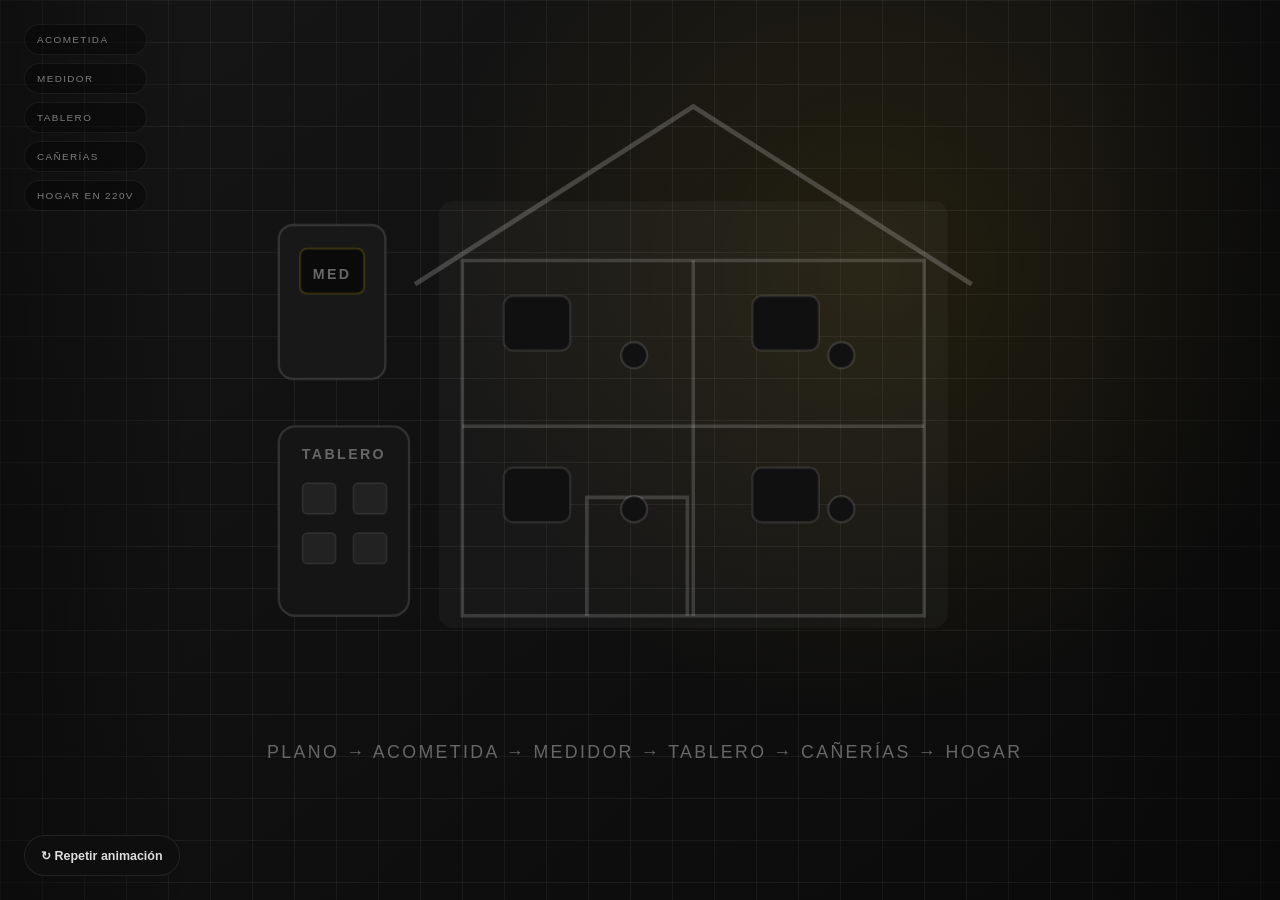
<file: obras-nuevas-escena.html>
<!doctype html>
<html lang="es-AR">
<head>
<meta charset="utf-8">
<meta name="viewport" content="width=device-width,initial-scale=1">
<title>K-Volt · Obras Nuevas · Acometida a 220V</title>
<style>
:root{
  --bg:#070707;
  --text:#f4f4f1;
  --yellow:#ffcc00;
  --yellow2:#fff0a8;
  --line:#3e3e3e;
}
*{box-sizing:border-box}
html,body{width:100%;height:100%;margin:0;overflow:hidden} body{background:var(--bg);color:var(--text);font-family:Arial,Helvetica,sans-serif;padding:0}
.wrap{width:100%;height:100%;margin:0;overflow:hidden}
.kicker{color:#666;font-size:.7rem;letter-spacing:.18em;font-weight:900;margin-bottom:18px}
.card{
  width:100%;height:100%;min-height:0;overflow:hidden;display:block;border-radius:0;border:0;
  background:radial-gradient(circle at 68% 30%,rgba(255,204,0,.08),transparent 28rem),linear-gradient(145deg,#161616,#0a0a0a);
}
.copy{padding:clamp(28px,5vw,68px);display:flex;flex-direction:column;justify-content:center;position:relative;z-index:2}
.copy .eyebrow{margin:0 0 10px;color:var(--yellow);font-weight:900;letter-spacing:.18em;font-size:.72rem}
h1{margin:0;font-size:clamp(3rem,5.8vw,6.8rem);line-height:.87;letter-spacing:-.065em}
h1 span{display:block;color:var(--yellow)}
.copy p{max-width:520px;color:#b0b0b0;line-height:1.7;margin-top:22px;font-size:1rem}
.badge{
  margin-top:24px;display:inline-flex;align-self:flex-start;gap:8px;align-items:center;
  padding:11px 15px;border:1px solid #ffcc0040;border-radius:999px;color:var(--yellow);
  font-size:.72rem;letter-spacing:.08em;font-weight:900;
}
.badge i{width:8px;height:8px;border-radius:50%;background:var(--yellow);box-shadow:0 0 18px var(--yellow)}
.legend{display:grid;gap:10px;margin-top:34px}
.legend div{display:flex;gap:12px;align-items:flex-start;color:#8f8f8f;font-size:.88rem}
.legend span{
  width:30px;height:30px;flex:0 0 30px;display:grid;place-items:center;border-radius:50%;
  background:#161616;border:1px solid #ffffff14;color:var(--yellow);font-weight:900
}
.scene{
  position:relative;width:100%;height:100%;min-height:0;overflow:hidden;
  background:linear-gradient(rgba(255,255,255,.05) 1px,transparent 1px),linear-gradient(90deg,rgba(255,255,255,.05) 1px,transparent 1px);
  background-size:42px 42px;
}
.scene:after{
  content:"";position:absolute;inset:0;background:linear-gradient(90deg,rgba(7,7,7,.5),transparent 15%,transparent 85%,rgba(7,7,7,.45));pointer-events:none;
}
.status{
  position:absolute;top:22px;right:22px;z-index:4;padding:10px 12px;border-radius:999px;
  background:rgba(0,0,0,.36);border:1px solid #ffffff14;color:#7a7a7a;font-size:.62rem;letter-spacing:.18em;
}
svg{width:100%;height:100%;display:block;overflow:hidden}
.pipe{fill:none;stroke:var(--line);stroke-width:9;stroke-linecap:round;stroke-linejoin:round}
.wall{fill:none;stroke:#ffffff28;stroke-width:3}
.roof{fill:none;stroke:#ffffff32;stroke-width:4}
.label{fill:#666;font-size:12px;letter-spacing:2px;font-weight:700}
.energyLine{
  fill:none;stroke:url(#energyGradient);stroke-width:8;stroke-linecap:round;stroke-linejoin:round;
  filter:url(#glow);opacity:.08;
}
.roomFill{fill:rgba(255,255,255,.03)}
.window{fill:#101010;stroke:#ffffff18;stroke-width:2;transition:fill .4s ease, filter .4s ease}
.window.on{fill:rgba(255,204,0,.92);filter:drop-shadow(0 0 10px rgba(255,204,0,.75))}
.lamp{fill:#111;stroke:#ffffff20;stroke-width:2;transition:fill .35s ease, filter .35s ease, stroke .35s ease}
.lamp.on{fill:var(--yellow2);stroke:var(--yellow);filter:drop-shadow(0 0 12px rgba(255,204,0,.85))}
.homeGlow{fill:rgba(255,204,0,.0);transition:fill .55s ease}
.homeGlow.on{fill:rgba(255,204,0,.08)}
.meterScreen{fill:#0a0a0a;stroke:#ffcc0025;stroke-width:2}
.meterScreen.on{fill:#151100;filter:drop-shadow(0 0 10px rgba(255,204,0,.35))}
.breaker{fill:#222;stroke:#ffffff14;stroke-width:1.5;transition:fill .28s ease, filter .28s ease}
.breaker.on{fill:var(--yellow);filter:drop-shadow(0 0 10px rgba(255,204,0,.4))}
.replay{
  position:absolute;left:24px;bottom:24px;z-index:5;padding:12px 16px;border-radius:999px;
  border:1px solid #ffffff16;background:#0e0e0e;color:#ddd;cursor:pointer;font-size:.78rem;font-weight:700;
}
.replay:hover{border-color:#ffcc0040;color:var(--yellow)}
.steps{position:absolute;left:24px;top:24px;z-index:5;display:grid;gap:8px}
.steps span{
  color:#7d7d7d;font-size:.62rem;letter-spacing:.14em;background:rgba(0,0,0,.3);
  border:1px solid #ffffff10;border-radius:999px;padding:9px 12px;
}
.steps span.active{color:#101010;background:var(--yellow);border-color:var(--yellow);font-weight:900}

@media(max-width:620px){.steps{display:none}.status{font-size:.56rem}}
</style>
</head>
<body>
<div class="wrap">
  
  <section class="card">
    <div class="scene">
      <div class="steps">
        <span id="s1">ACOMETIDA</span>
        <span id="s2">MEDIDOR</span>
        <span id="s3">TABLERO</span>
        <span id="s4">CAÑERÍAS</span>
        <span id="s5">HOGAR EN 220V</span>
      </div>
      
      <button class="replay" id="replay">↻ Repetir animación</button>

      <svg id="svgScene" viewBox="0 0 900 760" aria-label="Animación de acometida y distribución eléctrica en obra nueva">
        <defs>
          <linearGradient id="energyGradient" x1="0%" y1="0%" x2="100%" y2="0%">
            <stop offset="0%" stop-color="transparent"/>
            <stop offset="20%" stop-color="#ffcc00"/>
            <stop offset="50%" stop-color="#fff1a3"/>
            <stop offset="80%" stop-color="#ffcc00"/>
            <stop offset="100%" stop-color="transparent"/>
          </linearGradient>
          <filter id="glow" x="-40%" y="-40%" width="180%" height="180%">
            <feGaussianBlur stdDeviation="4" result="blur"/>
            <feMerge><feMergeNode in="blur"/><feMergeNode in="SourceGraphic"/></feMerge>
          </filter>
        </defs>

        <rect class="roomFill" x="280" y="170" width="430" height="360" rx="12"></rect>
        <rect id="homeGlow" class="homeGlow" x="280" y="170" width="430" height="360" rx="12"></rect>

        <path class="roof" d="M260 240 L495 90 L730 240"></path>
        <path class="wall" d="M300 220 H690 V520 H300 Z"></path>
        <path class="wall" d="M495 220 V520"></path>
        <path class="wall" d="M300 360 H690"></path>
        <path class="wall" d="M405 520 V420 H490 V520"></path>

        <!-- meter / panel -->
        <rect x="145" y="190" width="90" height="130" rx="12" fill="#181818" stroke="#ffffff20" stroke-width="2"></rect>
        <rect id="meterScreen" x="163" y="210" width="54" height="38" rx="6" class="meterScreen"></rect>
        <text x="190" y="236" text-anchor="middle" class="label">MED</text>

        <rect x="145" y="360" width="110" height="160" rx="14" fill="#151515" stroke="#ffffff20" stroke-width="2"></rect>
        <text x="200" y="388" text-anchor="middle" class="label">TABLERO</text>

        <rect id="b1" x="165" y="408" width="28" height="26" rx="4" class="breaker"></rect>
        <rect id="b2" x="208" y="408" width="28" height="26" rx="4" class="breaker"></rect>
        <rect id="b3" x="165" y="450" width="28" height="26" rx="4" class="breaker"></rect>
        <rect id="b4" x="208" y="450" width="28" height="26" rx="4" class="breaker"></rect>

        <!-- conduits -->
        <path id="p0" class="pipe" d="M450 0 V78"></path>
        <path id="p1" class="pipe" d="M450 78 H190 V190"></path>
        <path id="p2" class="pipe" d="M190 320 V360"></path>
        <path id="p3" class="pipe" d="M255 430 H300"></path>

        <!-- central trunk -->
        <path id="p4" class="pipe" d="M300 430 H405"></path>

        <!-- upper floor, mirrored logic -->
        <path id="p5" class="pipe" d="M405 430 V300"></path>
        <path id="p6" class="pipe" d="M405 300 H445"></path>
        <path id="p7" class="pipe" d="M445 300 H620"></path>

        <!-- lower floor, same logic as upper -->
        <path id="p8" class="pipe" d="M405 430 H445"></path>
        <path id="p9" class="pipe" d="M445 430 H620"></path>

        <!-- energy paths -->
        <path id="e0" class="energyLine" d="M450 0 V78"></path>
        <path id="e1" class="energyLine" d="M450 78 H190 V190"></path>
        <path id="e2" class="energyLine" d="M190 320 V360"></path>
        <path id="e3" class="energyLine" d="M255 430 H300"></path>
        <path id="e4" class="energyLine" d="M300 430 H405"></path>
        <path id="e5" class="energyLine" d="M405 430 V300"></path>
        <path id="e6" class="energyLine" d="M405 300 H445"></path>
        <path id="e7" class="energyLine" d="M445 300 H620"></path>
        <path id="e8" class="energyLine" d="M405 430 H445"></path>
        <path id="e9" class="energyLine" d="M445 430 H620"></path>

        <circle id="dropPoint" cx="450" cy="0" r="0" fill="#ffcc00"></circle>
        <path id="acometidaFlash" d="M445 0 L458 0 L438 45 L455 45 L432 86" fill="none" stroke="#ffcc00" stroke-width="6" stroke-linejoin="round" stroke-linecap="round" opacity="0"></path>

        <!-- windows -->
        <rect id="w1" class="window" x="335" y="250" width="56" height="46" rx="8"></rect>
        <rect id="w2" class="window" x="545" y="250" width="56" height="46" rx="8"></rect>
        <rect id="w3" class="window" x="335" y="395" width="56" height="46" rx="8"></rect>
        <rect id="w4" class="window" x="545" y="395" width="56" height="46" rx="8"></rect>

        <!-- light points -->
        <circle id="l1" class="lamp" cx="445" cy="300" r="11"></circle>
        <circle id="l2" class="lamp" cx="620" cy="300" r="11"></circle>
        <circle id="l3" class="lamp" cx="445" cy="430" r="11"></circle>
        <circle id="l4" class="lamp" cx="620" cy="430" r="11"></circle>

        <text x="454" y="640" text-anchor="middle" style="font-size:15px;fill:#666;letter-spacing:2px;">PLANO → ACOMETIDA → MEDIDOR → TABLERO → CAÑERÍAS → HOGAR</text>
        <text id="voltageText" x="690" y="120" text-anchor="end" style="font-size:78px;font-weight:900;fill:#ffcc00;letter-spacing:-4px;opacity:0;">220<tspan style="font-size:20px;fill:#7a7a7a;letter-spacing:0;">V</tspan></text>
      </svg>
    </div>
  </section>
</div>

<script>
const steps = ['s1','s2','s3','s4','s5'].map(id => document.getElementById(id));
const replayBtn = document.getElementById('replay');
const svg = document.getElementById('svgScene');
const lampIds = ['l1','l2','l3','l4'];
const winIds = ['w1','w2','w3','w4'];
const breakerIds = ['b1','b2','b3','b4'];

let timers = [];
let pulseNodes = [];

function clearTimers(){ timers.forEach(t => clearTimeout(t)); timers = []; }
function clearPulses(){ pulseNodes.forEach(n => n.remove()); pulseNodes = []; }
function activateStep(n){
  steps.forEach(s => s.classList.remove('active'));
  if (steps[n-1]) steps[n-1].classList.add('active');
}
function resetPath(id, dim=.03){
  const p = document.getElementById(id);
  const len = p.getTotalLength();
  p.style.transition = 'none';
  p.style.strokeDasharray = len;
  p.style.strokeDashoffset = len;
  p.style.opacity = dim;
}
function resetScene(){
  clearTimers();
  clearPulses();
  steps.forEach(s => s.classList.remove('active'));
  document.getElementById('meterScreen').classList.remove('on');
  document.getElementById('homeGlow').classList.remove('on');
  document.getElementById('voltageText').style.opacity = '0';
  document.getElementById('dropPoint').setAttribute('r','0');
  document.getElementById('acometidaFlash').setAttribute('opacity','0');

  lampIds.forEach(id => document.getElementById(id).classList.remove('on'));
  winIds.forEach(id => document.getElementById(id).classList.remove('on'));
  breakerIds.forEach(id => document.getElementById(id).classList.remove('on'));

  ['p0','p1','p2','p3','p4','p5','p6','p7','p8','p9'].forEach(id => resetPath(id, 1));
  ['e0','e1','e2','e3','e4','e5','e6','e7','e8','e9'].forEach(id => resetPath(id, .03));
}
function revealPipe(id, duration=500){
  const p = document.getElementById(id);
  p.getBoundingClientRect();
  p.style.transition = `stroke-dashoffset ${duration}ms ease`;
  p.style.strokeDashoffset = '0';
}
function animateEnergyOnPath(id, duration=1000){
  const path = document.getElementById(id);
  const len = path.getTotalLength();
  path.style.opacity = '.95';
  path.getBoundingClientRect();
  path.style.transition = `stroke-dashoffset ${duration}ms linear`;
  path.style.strokeDashoffset = '0';

  const pulse = document.createElementNS('http://www.w3.org/2000/svg', 'circle');
  pulse.setAttribute('r', 8);
  pulse.setAttribute('fill', '#ffcc00');
  pulse.setAttribute('filter', 'url(#glow)');
  svg.appendChild(pulse);
  pulseNodes.push(pulse);

  const start = performance.now();
  function frame(now){
    const t = Math.min((now - start) / duration, 1);
    const point = path.getPointAtLength(len * t);
    pulse.setAttribute('cx', point.x);
    pulse.setAttribute('cy', point.y);
    if (t < 1) requestAnimationFrame(frame);
    else pulse.remove();
  }
  requestAnimationFrame(frame);
}
function turnOn(ids, step=120){
  ids.forEach((id, i) => {
    timers.push(setTimeout(() => document.getElementById(id).classList.add('on'), i * step));
  });
}
function startSequence(){
  resetScene();

  activateStep(1);
  document.getElementById('dropPoint').setAttribute('r','7');
  document.getElementById('acometidaFlash').setAttribute('opacity','.95');
  timers.push(setTimeout(() => document.getElementById('acometidaFlash').setAttribute('opacity','0.18'), 450));

  revealPipe('p0', 360);
  timers.push(setTimeout(() => animateEnergyOnPath('e0', 580), 250));

  timers.push(setTimeout(() => {
    revealPipe('p1', 900);
    animateEnergyOnPath('e1', 1250);
  }, 560));

  timers.push(setTimeout(() => {
    activateStep(2);
    document.getElementById('meterScreen').classList.add('on');
  }, 1720));

  timers.push(setTimeout(() => {
    revealPipe('p2', 420);
    animateEnergyOnPath('e2', 620);
  }, 1880));

  timers.push(setTimeout(() => {
    activateStep(3);
    turnOn(breakerIds, 110);
  }, 2580));

  timers.push(setTimeout(() => {
    activateStep(4);
    revealPipe('p3', 240);
    animateEnergyOnPath('e3', 320);
  }, 3050));

  timers.push(setTimeout(() => {
    revealPipe('p4', 260);
    animateEnergyOnPath('e4', 380);
  }, 3400));

  // upper floor
  timers.push(setTimeout(() => {
    revealPipe('p5', 520);
    animateEnergyOnPath('e5', 760);
  }, 3720));

  timers.push(setTimeout(() => {
    revealPipe('p6', 260);
    animateEnergyOnPath('e6', 360);
  }, 4460));

  timers.push(setTimeout(() => {
    document.getElementById('l1').classList.add('on');
    document.getElementById('w1').classList.add('on');
  }, 4820));

  timers.push(setTimeout(() => {
    revealPipe('p7', 540);
    animateEnergyOnPath('e7', 760);
  }, 4960));

  timers.push(setTimeout(() => {
    document.getElementById('l2').classList.add('on');
    document.getElementById('w2').classList.add('on');
  }, 5700));

  // lower floor, mirrored logic
  timers.push(setTimeout(() => {
    revealPipe('p8', 260);
    animateEnergyOnPath('e8', 360);
  }, 5420));

  timers.push(setTimeout(() => {
    document.getElementById('l3').classList.add('on');
    document.getElementById('w3').classList.add('on');
  }, 5780));

  timers.push(setTimeout(() => {
    revealPipe('p9', 540);
    animateEnergyOnPath('e9', 760);
  }, 5960));

  timers.push(setTimeout(() => {
    document.getElementById('l4').classList.add('on');
    document.getElementById('w4').classList.add('on');
  }, 6700));

  timers.push(setTimeout(() => {
    activateStep(5);
    document.getElementById('homeGlow').classList.add('on');
    document.getElementById('voltageText').style.transition = 'opacity 600ms ease';
    document.getElementById('voltageText').style.opacity = '1';
  }, 6950));
}

replayBtn.addEventListener('click', startSequence);

// Dejar la escena preparada, pero sin iniciar la secuencia al cargar.
resetScene();

let sequenceStarted = false;
window.addEventListener('message', (event) => {
  if (event.data === 'kvolt-start-obras' && !sequenceStarted) {
    sequenceStarted = true;
    startSequence();
  }
});
</script>
</body>
</html>
</file>
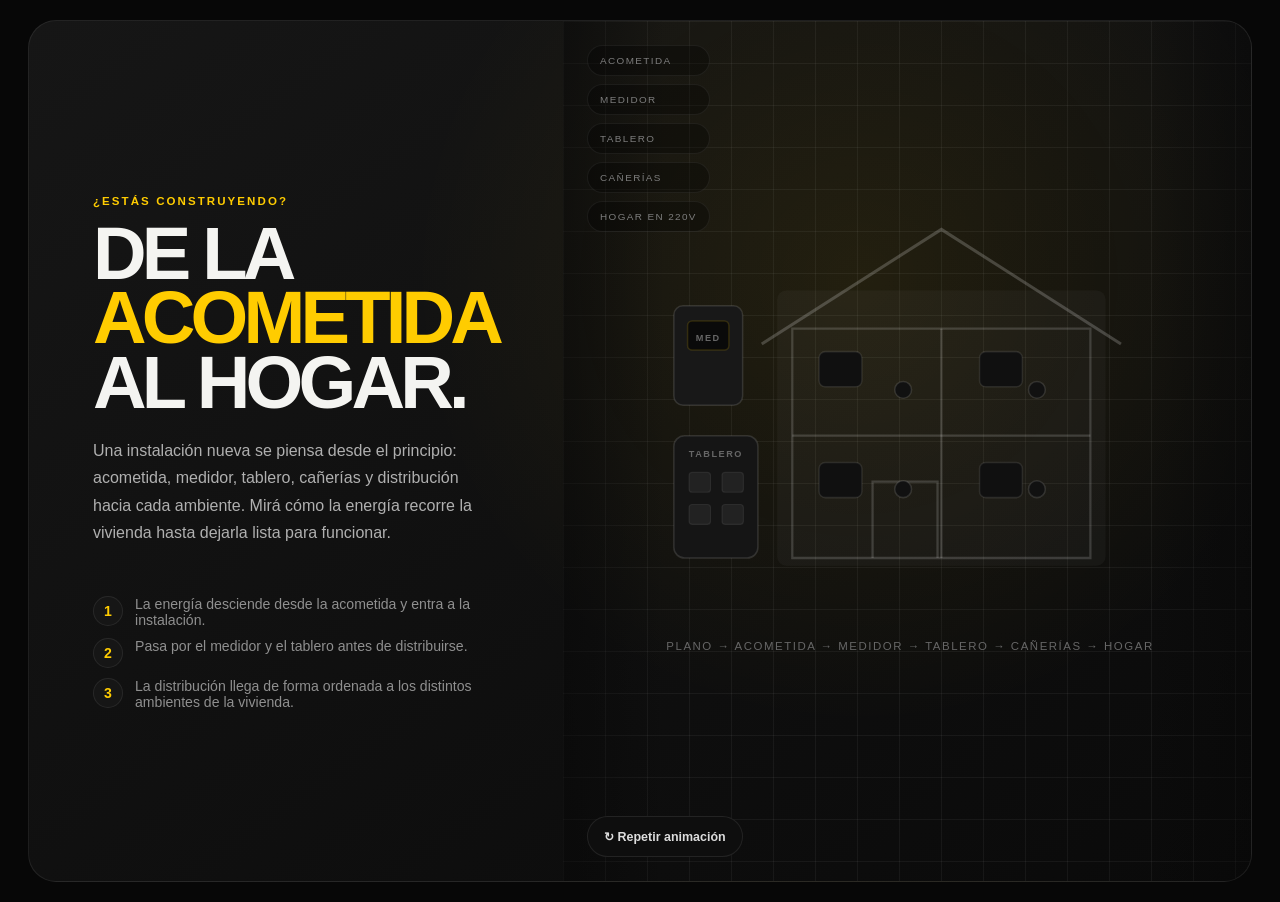
<file: obras-nuevas.html>
<!doctype html>
<html lang="es-AR">
<head>
<meta charset="utf-8">
<meta name="viewport" content="width=device-width,initial-scale=1">
<title>K-Volt · Obras Nuevas · Acometida a 220V</title>
<style>
:root{
  --bg:#070707;
  --text:#f4f4f1;
  --yellow:#ffcc00;
  --yellow2:#fff0a8;
  --line:#3e3e3e;
}
*{box-sizing:border-box}
html,body{width:100%;min-height:100%;margin:0;overflow:hidden}
body{background:var(--bg);color:var(--text);font-family:Arial,Helvetica,sans-serif;padding:20px 28px}
.wrap{width:min(1260px,100%);margin:0 auto}
.kicker{color:#666;font-size:.7rem;letter-spacing:.18em;font-weight:900;margin-bottom:18px}
.card{
  min-height:calc(100vh - 40px);overflow:hidden;display:grid;grid-template-columns:.82fr 1.18fr;border-radius:28px;border:1px solid #ffffff14;
  background:radial-gradient(circle at 68% 30%,rgba(255,204,0,.08),transparent 28rem),linear-gradient(145deg,#161616,#0a0a0a);
}
.copy{padding:clamp(28px,5vw,68px);display:flex;flex-direction:column;justify-content:center;position:relative;z-index:2}
.copy .eyebrow{margin:0 0 10px;color:var(--yellow);font-weight:900;letter-spacing:.18em;font-size:.72rem}
h1{margin:0;font-size:clamp(3rem,5.8vw,6.8rem);line-height:.87;letter-spacing:-.065em}
h1 span{display:block;color:var(--yellow)}
.copy p{max-width:520px;color:#b0b0b0;line-height:1.7;margin-top:22px;font-size:1rem}
.badge{
  margin-top:24px;display:inline-flex;align-self:flex-start;gap:8px;align-items:center;
  padding:11px 15px;border:1px solid #ffcc0040;border-radius:999px;color:var(--yellow);
  font-size:.72rem;letter-spacing:.08em;font-weight:900;
}
.badge i{width:8px;height:8px;border-radius:50%;background:var(--yellow);box-shadow:0 0 18px var(--yellow)}
.legend{display:grid;gap:10px;margin-top:34px}
.legend div{display:flex;gap:12px;align-items:flex-start;color:#8f8f8f;font-size:.88rem}
.legend span{
  width:30px;height:30px;flex:0 0 30px;display:grid;place-items:center;border-radius:50%;
  background:#161616;border:1px solid #ffffff14;color:var(--yellow);font-weight:900
}
.scene{
  position:relative;min-height:calc(100vh - 40px);
  background:linear-gradient(rgba(255,255,255,.05) 1px,transparent 1px),linear-gradient(90deg,rgba(255,255,255,.05) 1px,transparent 1px);
  background-size:42px 42px;
}
.scene:after{
  content:"";position:absolute;inset:0;background:linear-gradient(90deg,rgba(7,7,7,.5),transparent 15%,transparent 85%,rgba(7,7,7,.45));pointer-events:none;
}
.status{
  position:absolute;top:22px;right:22px;z-index:4;padding:10px 12px;border-radius:999px;
  background:rgba(0,0,0,.36);border:1px solid #ffffff14;color:#7a7a7a;font-size:.62rem;letter-spacing:.18em;
}
svg{width:100%;height:100%;display:block}
.pipe{fill:none;stroke:var(--line);stroke-width:9;stroke-linecap:round;stroke-linejoin:round}
.wall{fill:none;stroke:#ffffff28;stroke-width:3}
.roof{fill:none;stroke:#ffffff32;stroke-width:4}
.label{fill:#666;font-size:12px;letter-spacing:2px;font-weight:700}
.energyLine{
  fill:none;stroke:url(#energyGradient);stroke-width:8;stroke-linecap:round;stroke-linejoin:round;
  filter:url(#glow);opacity:.08;
}
.roomFill{fill:rgba(255,255,255,.03)}
.window{fill:#101010;stroke:#ffffff18;stroke-width:2;transition:fill .4s ease, filter .4s ease}
.window.on{fill:rgba(255,204,0,.92);filter:drop-shadow(0 0 10px rgba(255,204,0,.75))}
.lamp{fill:#111;stroke:#ffffff20;stroke-width:2;transition:fill .35s ease, filter .35s ease, stroke .35s ease}
.lamp.on{fill:var(--yellow2);stroke:var(--yellow);filter:drop-shadow(0 0 12px rgba(255,204,0,.85))}
.homeGlow{fill:rgba(255,204,0,.0);transition:fill .55s ease}
.homeGlow.on{fill:rgba(255,204,0,.08)}
.meterScreen{fill:#0a0a0a;stroke:#ffcc0025;stroke-width:2}
.meterScreen.on{fill:#151100;filter:drop-shadow(0 0 10px rgba(255,204,0,.35))}
.breaker{fill:#222;stroke:#ffffff14;stroke-width:1.5;transition:fill .28s ease, filter .28s ease}
.breaker.on{fill:var(--yellow);filter:drop-shadow(0 0 10px rgba(255,204,0,.4))}
.replay{
  position:absolute;left:24px;bottom:24px;z-index:5;padding:12px 16px;border-radius:999px;
  border:1px solid #ffffff16;background:#0e0e0e;color:#ddd;cursor:pointer;font-size:.78rem;font-weight:700;
}
.replay:hover{border-color:#ffcc0040;color:var(--yellow)}
.steps{position:absolute;left:24px;top:24px;z-index:5;display:grid;gap:8px}
.steps span{
  color:#7d7d7d;font-size:.62rem;letter-spacing:.14em;background:rgba(0,0,0,.3);
  border:1px solid #ffffff10;border-radius:999px;padding:9px 12px;
}
.steps span.active{color:#101010;background:var(--yellow);border-color:var(--yellow);font-weight:900}
@media(max-width:980px){.card{grid-template-columns:1fr}.scene{min-height:640px}}
@media(max-width:620px){
  body{padding:12px}.card{border-radius:18px}.copy{padding:28px 22px}.scene{min-height:520px}.steps{display:none}.status{font-size:.56rem}
}
</style>
</head>
<body>
<div class="wrap">
  
  <section class="card">
    <div class="copy">
      <p class="eyebrow">¿ESTÁS CONSTRUYENDO?</p>
      <h1>DE LA <span>ACOMETIDA</span> AL HOGAR.</h1>
      <p>
        Una instalación nueva se piensa desde el principio: acometida, medidor, tablero, cañerías y distribución hacia cada ambiente. Mirá cómo la energía recorre la vivienda hasta dejarla lista para funcionar.
      </p>
      
      <div class="legend">
        <div><span>1</span> La energía desciende desde la acometida y entra a la instalación.</div>
        <div><span>2</span> Pasa por el medidor y el tablero antes de distribuirse.</div>
        <div><span>3</span> La distribución llega de forma ordenada a los distintos ambientes de la vivienda.</div>
      </div>
    </div>

    <div class="scene">
      <div class="steps">
        <span id="s1">ACOMETIDA</span>
        <span id="s2">MEDIDOR</span>
        <span id="s3">TABLERO</span>
        <span id="s4">CAÑERÍAS</span>
        <span id="s5">HOGAR EN 220V</span>
      </div>
      
      <button class="replay" id="replay">↻ Repetir animación</button>

      <svg id="svgScene" viewBox="0 0 900 760" aria-label="Animación de acometida y distribución eléctrica en obra nueva">
        <defs>
          <linearGradient id="energyGradient" x1="0%" y1="0%" x2="100%" y2="0%">
            <stop offset="0%" stop-color="transparent"/>
            <stop offset="20%" stop-color="#ffcc00"/>
            <stop offset="50%" stop-color="#fff1a3"/>
            <stop offset="80%" stop-color="#ffcc00"/>
            <stop offset="100%" stop-color="transparent"/>
          </linearGradient>
          <filter id="glow" x="-40%" y="-40%" width="180%" height="180%">
            <feGaussianBlur stdDeviation="4" result="blur"/>
            <feMerge><feMergeNode in="blur"/><feMergeNode in="SourceGraphic"/></feMerge>
          </filter>
        </defs>

        <rect class="roomFill" x="280" y="170" width="430" height="360" rx="12"></rect>
        <rect id="homeGlow" class="homeGlow" x="280" y="170" width="430" height="360" rx="12"></rect>

        <path class="roof" d="M260 240 L495 90 L730 240"></path>
        <path class="wall" d="M300 220 H690 V520 H300 Z"></path>
        <path class="wall" d="M495 220 V520"></path>
        <path class="wall" d="M300 360 H690"></path>
        <path class="wall" d="M405 520 V420 H490 V520"></path>

        <!-- meter / panel -->
        <rect x="145" y="190" width="90" height="130" rx="12" fill="#181818" stroke="#ffffff20" stroke-width="2"></rect>
        <rect id="meterScreen" x="163" y="210" width="54" height="38" rx="6" class="meterScreen"></rect>
        <text x="190" y="236" text-anchor="middle" class="label">MED</text>

        <rect x="145" y="360" width="110" height="160" rx="14" fill="#151515" stroke="#ffffff20" stroke-width="2"></rect>
        <text x="200" y="388" text-anchor="middle" class="label">TABLERO</text>

        <rect id="b1" x="165" y="408" width="28" height="26" rx="4" class="breaker"></rect>
        <rect id="b2" x="208" y="408" width="28" height="26" rx="4" class="breaker"></rect>
        <rect id="b3" x="165" y="450" width="28" height="26" rx="4" class="breaker"></rect>
        <rect id="b4" x="208" y="450" width="28" height="26" rx="4" class="breaker"></rect>

        <!-- conduits -->
        <path id="p0" class="pipe" d="M450 0 V78"></path>
        <path id="p1" class="pipe" d="M450 78 H190 V190"></path>
        <path id="p2" class="pipe" d="M190 320 V360"></path>
        <path id="p3" class="pipe" d="M255 430 H300"></path>

        <!-- central trunk -->
        <path id="p4" class="pipe" d="M300 430 H405"></path>

        <!-- upper floor, mirrored logic -->
        <path id="p5" class="pipe" d="M405 430 V300"></path>
        <path id="p6" class="pipe" d="M405 300 H445"></path>
        <path id="p7" class="pipe" d="M445 300 H620"></path>

        <!-- lower floor, same logic as upper -->
        <path id="p8" class="pipe" d="M405 430 H445"></path>
        <path id="p9" class="pipe" d="M445 430 H620"></path>

        <!-- energy paths -->
        <path id="e0" class="energyLine" d="M450 0 V78"></path>
        <path id="e1" class="energyLine" d="M450 78 H190 V190"></path>
        <path id="e2" class="energyLine" d="M190 320 V360"></path>
        <path id="e3" class="energyLine" d="M255 430 H300"></path>
        <path id="e4" class="energyLine" d="M300 430 H405"></path>
        <path id="e5" class="energyLine" d="M405 430 V300"></path>
        <path id="e6" class="energyLine" d="M405 300 H445"></path>
        <path id="e7" class="energyLine" d="M445 300 H620"></path>
        <path id="e8" class="energyLine" d="M405 430 H445"></path>
        <path id="e9" class="energyLine" d="M445 430 H620"></path>

        <circle id="dropPoint" cx="450" cy="0" r="0" fill="#ffcc00"></circle>
        <path id="acometidaFlash" d="M445 0 L458 0 L438 45 L455 45 L432 86" fill="none" stroke="#ffcc00" stroke-width="6" stroke-linejoin="round" stroke-linecap="round" opacity="0"></path>

        <!-- windows -->
        <rect id="w1" class="window" x="335" y="250" width="56" height="46" rx="8"></rect>
        <rect id="w2" class="window" x="545" y="250" width="56" height="46" rx="8"></rect>
        <rect id="w3" class="window" x="335" y="395" width="56" height="46" rx="8"></rect>
        <rect id="w4" class="window" x="545" y="395" width="56" height="46" rx="8"></rect>

        <!-- light points -->
        <circle id="l1" class="lamp" cx="445" cy="300" r="11"></circle>
        <circle id="l2" class="lamp" cx="620" cy="300" r="11"></circle>
        <circle id="l3" class="lamp" cx="445" cy="430" r="11"></circle>
        <circle id="l4" class="lamp" cx="620" cy="430" r="11"></circle>

        <text x="454" y="640" text-anchor="middle" style="font-size:15px;fill:#666;letter-spacing:2px;">PLANO → ACOMETIDA → MEDIDOR → TABLERO → CAÑERÍAS → HOGAR</text>
        <text id="voltageText" x="690" y="120" text-anchor="end" style="font-size:78px;font-weight:900;fill:#ffcc00;letter-spacing:-4px;opacity:0;">220<tspan style="font-size:20px;fill:#7a7a7a;letter-spacing:0;">V</tspan></text>
      </svg>
    </div>
  </section>
</div>

<script>
const steps = ['s1','s2','s3','s4','s5'].map(id => document.getElementById(id));
const replayBtn = document.getElementById('replay');
const svg = document.getElementById('svgScene');
const lampIds = ['l1','l2','l3','l4'];
const winIds = ['w1','w2','w3','w4'];
const breakerIds = ['b1','b2','b3','b4'];

let timers = [];
let pulseNodes = [];

function clearTimers(){ timers.forEach(t => clearTimeout(t)); timers = []; }
function clearPulses(){ pulseNodes.forEach(n => n.remove()); pulseNodes = []; }
function activateStep(n){
  steps.forEach(s => s.classList.remove('active'));
  if (steps[n-1]) steps[n-1].classList.add('active');
}
function resetPath(id, dim=.03){
  const p = document.getElementById(id);
  const len = p.getTotalLength();
  p.style.transition = 'none';
  p.style.strokeDasharray = len;
  p.style.strokeDashoffset = len;
  p.style.opacity = dim;
}
function resetScene(){
  clearTimers();
  clearPulses();
  steps.forEach(s => s.classList.remove('active'));
  document.getElementById('meterScreen').classList.remove('on');
  document.getElementById('homeGlow').classList.remove('on');
  document.getElementById('voltageText').style.opacity = '0';
  document.getElementById('dropPoint').setAttribute('r','0');
  document.getElementById('acometidaFlash').setAttribute('opacity','0');

  lampIds.forEach(id => document.getElementById(id).classList.remove('on'));
  winIds.forEach(id => document.getElementById(id).classList.remove('on'));
  breakerIds.forEach(id => document.getElementById(id).classList.remove('on'));

  ['p0','p1','p2','p3','p4','p5','p6','p7','p8','p9'].forEach(id => resetPath(id, 1));
  ['e0','e1','e2','e3','e4','e5','e6','e7','e8','e9'].forEach(id => resetPath(id, .03));
}
function revealPipe(id, duration=500){
  const p = document.getElementById(id);
  p.getBoundingClientRect();
  p.style.transition = `stroke-dashoffset ${duration}ms ease`;
  p.style.strokeDashoffset = '0';
}
function animateEnergyOnPath(id, duration=1000){
  const path = document.getElementById(id);
  const len = path.getTotalLength();
  path.style.opacity = '.95';
  path.getBoundingClientRect();
  path.style.transition = `stroke-dashoffset ${duration}ms linear`;
  path.style.strokeDashoffset = '0';

  const pulse = document.createElementNS('http://www.w3.org/2000/svg', 'circle');
  pulse.setAttribute('r', 8);
  pulse.setAttribute('fill', '#ffcc00');
  pulse.setAttribute('filter', 'url(#glow)');
  svg.appendChild(pulse);
  pulseNodes.push(pulse);

  const start = performance.now();
  function frame(now){
    const t = Math.min((now - start) / duration, 1);
    const point = path.getPointAtLength(len * t);
    pulse.setAttribute('cx', point.x);
    pulse.setAttribute('cy', point.y);
    if (t < 1) requestAnimationFrame(frame);
    else pulse.remove();
  }
  requestAnimationFrame(frame);
}
function turnOn(ids, step=120){
  ids.forEach((id, i) => {
    timers.push(setTimeout(() => document.getElementById(id).classList.add('on'), i * step));
  });
}
function startSequence(){
  resetScene();

  activateStep(1);
  document.getElementById('dropPoint').setAttribute('r','7');
  document.getElementById('acometidaFlash').setAttribute('opacity','.95');
  timers.push(setTimeout(() => document.getElementById('acometidaFlash').setAttribute('opacity','0.18'), 450));

  revealPipe('p0', 360);
  timers.push(setTimeout(() => animateEnergyOnPath('e0', 580), 250));

  timers.push(setTimeout(() => {
    revealPipe('p1', 900);
    animateEnergyOnPath('e1', 1250);
  }, 560));

  timers.push(setTimeout(() => {
    activateStep(2);
    document.getElementById('meterScreen').classList.add('on');
  }, 1720));

  timers.push(setTimeout(() => {
    revealPipe('p2', 420);
    animateEnergyOnPath('e2', 620);
  }, 1880));

  timers.push(setTimeout(() => {
    activateStep(3);
    turnOn(breakerIds, 110);
  }, 2580));

  timers.push(setTimeout(() => {
    activateStep(4);
    revealPipe('p3', 240);
    animateEnergyOnPath('e3', 320);
  }, 3050));

  timers.push(setTimeout(() => {
    revealPipe('p4', 260);
    animateEnergyOnPath('e4', 380);
  }, 3400));

  // upper floor
  timers.push(setTimeout(() => {
    revealPipe('p5', 520);
    animateEnergyOnPath('e5', 760);
  }, 3720));

  timers.push(setTimeout(() => {
    revealPipe('p6', 260);
    animateEnergyOnPath('e6', 360);
  }, 4460));

  timers.push(setTimeout(() => {
    document.getElementById('l1').classList.add('on');
    document.getElementById('w1').classList.add('on');
  }, 4820));

  timers.push(setTimeout(() => {
    revealPipe('p7', 540);
    animateEnergyOnPath('e7', 760);
  }, 4960));

  timers.push(setTimeout(() => {
    document.getElementById('l2').classList.add('on');
    document.getElementById('w2').classList.add('on');
  }, 5700));

  // lower floor, mirrored logic
  timers.push(setTimeout(() => {
    revealPipe('p8', 260);
    animateEnergyOnPath('e8', 360);
  }, 5420));

  timers.push(setTimeout(() => {
    document.getElementById('l3').classList.add('on');
    document.getElementById('w3').classList.add('on');
  }, 5780));

  timers.push(setTimeout(() => {
    revealPipe('p9', 540);
    animateEnergyOnPath('e9', 760);
  }, 5960));

  timers.push(setTimeout(() => {
    document.getElementById('l4').classList.add('on');
    document.getElementById('w4').classList.add('on');
  }, 6700));

  timers.push(setTimeout(() => {
    activateStep(5);
    document.getElementById('homeGlow').classList.add('on');
    document.getElementById('voltageText').style.transition = 'opacity 600ms ease';
    document.getElementById('voltageText').style.opacity = '1';
  }, 6950));
}

replayBtn.addEventListener('click', startSequence);

// Dejar la escena preparada, pero sin iniciar la secuencia al cargar.
resetScene();

let sequenceStarted = false;
window.addEventListener('message', (event) => {
  if (event.data === 'kvolt-start-obras' && !sequenceStarted) {
    sequenceStarted = true;
    startSequence();
  }
});
</script>
</body>
</html>
</file>
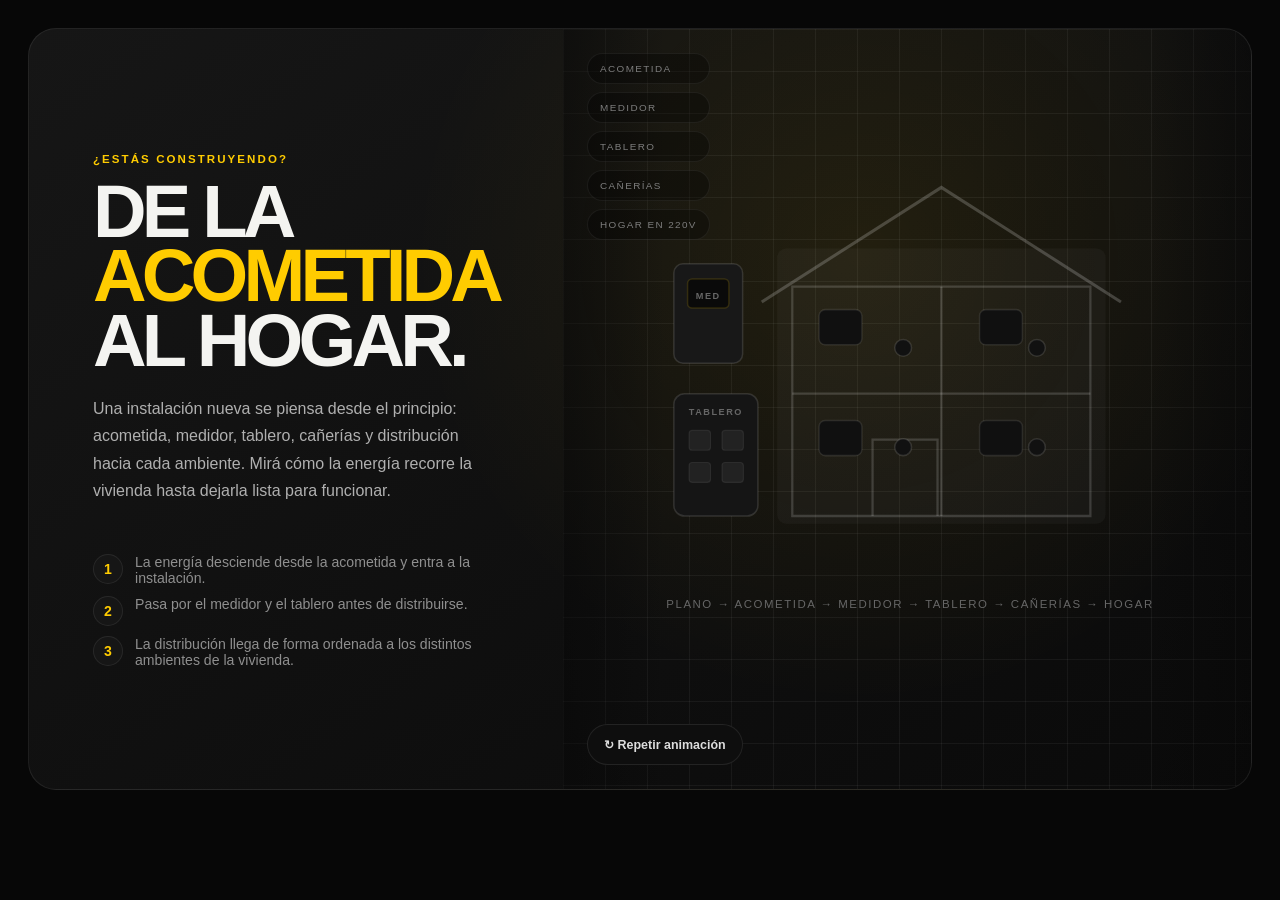
<file: v3/obras-nuevas.html>
<!doctype html>
<html lang="es-AR">
<head>
<meta charset="utf-8">
<meta name="viewport" content="width=device-width,initial-scale=1">
<title>K-Volt · Obras Nuevas · Acometida a 220V</title>
<style>
:root{
  --bg:#070707;
  --text:#f4f4f1;
  --yellow:#ffcc00;
  --yellow2:#fff0a8;
  --line:#3e3e3e;
}
*{box-sizing:border-box}
body{margin:0;background:var(--bg);color:var(--text);font-family:Arial,Helvetica,sans-serif;padding:28px}
.wrap{width:min(1260px,100%);margin:0 auto}
.kicker{color:#666;font-size:.7rem;letter-spacing:.18em;font-weight:900;margin-bottom:18px}
.card{
  min-height:760px;overflow:hidden;display:grid;grid-template-columns:.82fr 1.18fr;border-radius:28px;border:1px solid #ffffff14;
  background:radial-gradient(circle at 68% 30%,rgba(255,204,0,.08),transparent 28rem),linear-gradient(145deg,#161616,#0a0a0a);
}
.copy{padding:clamp(28px,5vw,68px);display:flex;flex-direction:column;justify-content:center;position:relative;z-index:2}
.copy .eyebrow{margin:0 0 10px;color:var(--yellow);font-weight:900;letter-spacing:.18em;font-size:.72rem}
h1{margin:0;font-size:clamp(3rem,5.8vw,6.8rem);line-height:.87;letter-spacing:-.065em}
h1 span{display:block;color:var(--yellow)}
.copy p{max-width:520px;color:#b0b0b0;line-height:1.7;margin-top:22px;font-size:1rem}
.badge{
  margin-top:24px;display:inline-flex;align-self:flex-start;gap:8px;align-items:center;
  padding:11px 15px;border:1px solid #ffcc0040;border-radius:999px;color:var(--yellow);
  font-size:.72rem;letter-spacing:.08em;font-weight:900;
}
.badge i{width:8px;height:8px;border-radius:50%;background:var(--yellow);box-shadow:0 0 18px var(--yellow)}
.legend{display:grid;gap:10px;margin-top:34px}
.legend div{display:flex;gap:12px;align-items:flex-start;color:#8f8f8f;font-size:.88rem}
.legend span{
  width:30px;height:30px;flex:0 0 30px;display:grid;place-items:center;border-radius:50%;
  background:#161616;border:1px solid #ffffff14;color:var(--yellow);font-weight:900
}
.scene{
  position:relative;min-height:760px;
  background:linear-gradient(rgba(255,255,255,.05) 1px,transparent 1px),linear-gradient(90deg,rgba(255,255,255,.05) 1px,transparent 1px);
  background-size:42px 42px;
}
.scene:after{
  content:"";position:absolute;inset:0;background:linear-gradient(90deg,rgba(7,7,7,.5),transparent 15%,transparent 85%,rgba(7,7,7,.45));pointer-events:none;
}
.status{
  position:absolute;top:22px;right:22px;z-index:4;padding:10px 12px;border-radius:999px;
  background:rgba(0,0,0,.36);border:1px solid #ffffff14;color:#7a7a7a;font-size:.62rem;letter-spacing:.18em;
}
svg{width:100%;height:100%;display:block}
.pipe{fill:none;stroke:var(--line);stroke-width:9;stroke-linecap:round;stroke-linejoin:round}
.wall{fill:none;stroke:#ffffff28;stroke-width:3}
.roof{fill:none;stroke:#ffffff32;stroke-width:4}
.label{fill:#666;font-size:12px;letter-spacing:2px;font-weight:700}
.energyLine{
  fill:none;stroke:url(#energyGradient);stroke-width:8;stroke-linecap:round;stroke-linejoin:round;
  filter:url(#glow);opacity:.08;
}
.roomFill{fill:rgba(255,255,255,.03)}
.window{fill:#101010;stroke:#ffffff18;stroke-width:2;transition:fill .4s ease, filter .4s ease}
.window.on{fill:rgba(255,204,0,.92);filter:drop-shadow(0 0 10px rgba(255,204,0,.75))}
.lamp{fill:#111;stroke:#ffffff20;stroke-width:2;transition:fill .35s ease, filter .35s ease, stroke .35s ease}
.lamp.on{fill:var(--yellow2);stroke:var(--yellow);filter:drop-shadow(0 0 12px rgba(255,204,0,.85))}
.homeGlow{fill:rgba(255,204,0,.0);transition:fill .55s ease}
.homeGlow.on{fill:rgba(255,204,0,.08)}
.meterScreen{fill:#0a0a0a;stroke:#ffcc0025;stroke-width:2}
.meterScreen.on{fill:#151100;filter:drop-shadow(0 0 10px rgba(255,204,0,.35))}
.breaker{fill:#222;stroke:#ffffff14;stroke-width:1.5;transition:fill .28s ease, filter .28s ease}
.breaker.on{fill:var(--yellow);filter:drop-shadow(0 0 10px rgba(255,204,0,.4))}
.replay{
  position:absolute;left:24px;bottom:24px;z-index:5;padding:12px 16px;border-radius:999px;
  border:1px solid #ffffff16;background:#0e0e0e;color:#ddd;cursor:pointer;font-size:.78rem;font-weight:700;
}
.replay:hover{border-color:#ffcc0040;color:var(--yellow)}
.steps{position:absolute;left:24px;top:24px;z-index:5;display:grid;gap:8px}
.steps span{
  color:#7d7d7d;font-size:.62rem;letter-spacing:.14em;background:rgba(0,0,0,.3);
  border:1px solid #ffffff10;border-radius:999px;padding:9px 12px;
}
.steps span.active{color:#101010;background:var(--yellow);border-color:var(--yellow);font-weight:900}
@media(max-width:980px){.card{grid-template-columns:1fr}.scene{min-height:640px}}
@media(max-width:620px){
  body{padding:16px}.card{border-radius:18px}.copy{padding:28px 22px}.scene{min-height:520px}.steps{display:none}.status{font-size:.56rem}
}
</style>
</head>
<body>
<div class="wrap">
  
  <section class="card">
    <div class="copy">
      <p class="eyebrow">¿ESTÁS CONSTRUYENDO?</p>
      <h1>DE LA <span>ACOMETIDA</span> AL HOGAR.</h1>
      <p>
        Una instalación nueva se piensa desde el principio: acometida, medidor, tablero, cañerías y distribución hacia cada ambiente. Mirá cómo la energía recorre la vivienda hasta dejarla lista para funcionar.
      </p>
      
      <div class="legend">
        <div><span>1</span> La energía desciende desde la acometida y entra a la instalación.</div>
        <div><span>2</span> Pasa por el medidor y el tablero antes de distribuirse.</div>
        <div><span>3</span> La distribución llega de forma ordenada a los distintos ambientes de la vivienda.</div>
      </div>
    </div>

    <div class="scene">
      <div class="steps">
        <span id="s1">ACOMETIDA</span>
        <span id="s2">MEDIDOR</span>
        <span id="s3">TABLERO</span>
        <span id="s4">CAÑERÍAS</span>
        <span id="s5">HOGAR EN 220V</span>
      </div>
      
      <button class="replay" id="replay">↻ Repetir animación</button>

      <svg id="svgScene" viewBox="0 0 900 760" aria-label="Animación de acometida y distribución eléctrica en obra nueva">
        <defs>
          <linearGradient id="energyGradient" x1="0%" y1="0%" x2="100%" y2="0%">
            <stop offset="0%" stop-color="transparent"/>
            <stop offset="20%" stop-color="#ffcc00"/>
            <stop offset="50%" stop-color="#fff1a3"/>
            <stop offset="80%" stop-color="#ffcc00"/>
            <stop offset="100%" stop-color="transparent"/>
          </linearGradient>
          <filter id="glow" x="-40%" y="-40%" width="180%" height="180%">
            <feGaussianBlur stdDeviation="4" result="blur"/>
            <feMerge><feMergeNode in="blur"/><feMergeNode in="SourceGraphic"/></feMerge>
          </filter>
        </defs>

        <rect class="roomFill" x="280" y="170" width="430" height="360" rx="12"></rect>
        <rect id="homeGlow" class="homeGlow" x="280" y="170" width="430" height="360" rx="12"></rect>

        <path class="roof" d="M260 240 L495 90 L730 240"></path>
        <path class="wall" d="M300 220 H690 V520 H300 Z"></path>
        <path class="wall" d="M495 220 V520"></path>
        <path class="wall" d="M300 360 H690"></path>
        <path class="wall" d="M405 520 V420 H490 V520"></path>

        <!-- meter / panel -->
        <rect x="145" y="190" width="90" height="130" rx="12" fill="#181818" stroke="#ffffff20" stroke-width="2"></rect>
        <rect id="meterScreen" x="163" y="210" width="54" height="38" rx="6" class="meterScreen"></rect>
        <text x="190" y="236" text-anchor="middle" class="label">MED</text>

        <rect x="145" y="360" width="110" height="160" rx="14" fill="#151515" stroke="#ffffff20" stroke-width="2"></rect>
        <text x="200" y="388" text-anchor="middle" class="label">TABLERO</text>

        <rect id="b1" x="165" y="408" width="28" height="26" rx="4" class="breaker"></rect>
        <rect id="b2" x="208" y="408" width="28" height="26" rx="4" class="breaker"></rect>
        <rect id="b3" x="165" y="450" width="28" height="26" rx="4" class="breaker"></rect>
        <rect id="b4" x="208" y="450" width="28" height="26" rx="4" class="breaker"></rect>

        <!-- conduits -->
        <path id="p0" class="pipe" d="M450 0 V78"></path>
        <path id="p1" class="pipe" d="M450 78 H190 V190"></path>
        <path id="p2" class="pipe" d="M190 320 V360"></path>
        <path id="p3" class="pipe" d="M255 430 H300"></path>

        <!-- central trunk -->
        <path id="p4" class="pipe" d="M300 430 H405"></path>

        <!-- upper floor, mirrored logic -->
        <path id="p5" class="pipe" d="M405 430 V300"></path>
        <path id="p6" class="pipe" d="M405 300 H445"></path>
        <path id="p7" class="pipe" d="M445 300 H620"></path>

        <!-- lower floor, same logic as upper -->
        <path id="p8" class="pipe" d="M405 430 H445"></path>
        <path id="p9" class="pipe" d="M445 430 H620"></path>

        <!-- energy paths -->
        <path id="e0" class="energyLine" d="M450 0 V78"></path>
        <path id="e1" class="energyLine" d="M450 78 H190 V190"></path>
        <path id="e2" class="energyLine" d="M190 320 V360"></path>
        <path id="e3" class="energyLine" d="M255 430 H300"></path>
        <path id="e4" class="energyLine" d="M300 430 H405"></path>
        <path id="e5" class="energyLine" d="M405 430 V300"></path>
        <path id="e6" class="energyLine" d="M405 300 H445"></path>
        <path id="e7" class="energyLine" d="M445 300 H620"></path>
        <path id="e8" class="energyLine" d="M405 430 H445"></path>
        <path id="e9" class="energyLine" d="M445 430 H620"></path>

        <circle id="dropPoint" cx="450" cy="0" r="0" fill="#ffcc00"></circle>
        <path id="acometidaFlash" d="M445 0 L458 0 L438 45 L455 45 L432 86" fill="none" stroke="#ffcc00" stroke-width="6" stroke-linejoin="round" stroke-linecap="round" opacity="0"></path>

        <!-- windows -->
        <rect id="w1" class="window" x="335" y="250" width="56" height="46" rx="8"></rect>
        <rect id="w2" class="window" x="545" y="250" width="56" height="46" rx="8"></rect>
        <rect id="w3" class="window" x="335" y="395" width="56" height="46" rx="8"></rect>
        <rect id="w4" class="window" x="545" y="395" width="56" height="46" rx="8"></rect>

        <!-- light points -->
        <circle id="l1" class="lamp" cx="445" cy="300" r="11"></circle>
        <circle id="l2" class="lamp" cx="620" cy="300" r="11"></circle>
        <circle id="l3" class="lamp" cx="445" cy="430" r="11"></circle>
        <circle id="l4" class="lamp" cx="620" cy="430" r="11"></circle>

        <text x="454" y="640" text-anchor="middle" style="font-size:15px;fill:#666;letter-spacing:2px;">PLANO → ACOMETIDA → MEDIDOR → TABLERO → CAÑERÍAS → HOGAR</text>
        <text id="voltageText" x="690" y="120" text-anchor="end" style="font-size:78px;font-weight:900;fill:#ffcc00;letter-spacing:-4px;opacity:0;">220<tspan style="font-size:20px;fill:#7a7a7a;letter-spacing:0;">V</tspan></text>
      </svg>
    </div>
  </section>
</div>

<script>
const steps = ['s1','s2','s3','s4','s5'].map(id => document.getElementById(id));
const replayBtn = document.getElementById('replay');
const svg = document.getElementById('svgScene');
const lampIds = ['l1','l2','l3','l4'];
const winIds = ['w1','w2','w3','w4'];
const breakerIds = ['b1','b2','b3','b4'];

let timers = [];
let pulseNodes = [];

function clearTimers(){ timers.forEach(t => clearTimeout(t)); timers = []; }
function clearPulses(){ pulseNodes.forEach(n => n.remove()); pulseNodes = []; }
function activateStep(n){
  steps.forEach(s => s.classList.remove('active'));
  if (steps[n-1]) steps[n-1].classList.add('active');
}
function resetPath(id, dim=.03){
  const p = document.getElementById(id);
  const len = p.getTotalLength();
  p.style.transition = 'none';
  p.style.strokeDasharray = len;
  p.style.strokeDashoffset = len;
  p.style.opacity = dim;
}
function resetScene(){
  clearTimers();
  clearPulses();
  steps.forEach(s => s.classList.remove('active'));
  document.getElementById('meterScreen').classList.remove('on');
  document.getElementById('homeGlow').classList.remove('on');
  document.getElementById('voltageText').style.opacity = '0';
  document.getElementById('dropPoint').setAttribute('r','0');
  document.getElementById('acometidaFlash').setAttribute('opacity','0');

  lampIds.forEach(id => document.getElementById(id).classList.remove('on'));
  winIds.forEach(id => document.getElementById(id).classList.remove('on'));
  breakerIds.forEach(id => document.getElementById(id).classList.remove('on'));

  ['p0','p1','p2','p3','p4','p5','p6','p7','p8','p9'].forEach(id => resetPath(id, 1));
  ['e0','e1','e2','e3','e4','e5','e6','e7','e8','e9'].forEach(id => resetPath(id, .03));
}
function revealPipe(id, duration=500){
  const p = document.getElementById(id);
  p.getBoundingClientRect();
  p.style.transition = `stroke-dashoffset ${duration}ms ease`;
  p.style.strokeDashoffset = '0';
}
function animateEnergyOnPath(id, duration=1000){
  const path = document.getElementById(id);
  const len = path.getTotalLength();
  path.style.opacity = '.95';
  path.getBoundingClientRect();
  path.style.transition = `stroke-dashoffset ${duration}ms linear`;
  path.style.strokeDashoffset = '0';

  const pulse = document.createElementNS('http://www.w3.org/2000/svg', 'circle');
  pulse.setAttribute('r', 8);
  pulse.setAttribute('fill', '#ffcc00');
  pulse.setAttribute('filter', 'url(#glow)');
  svg.appendChild(pulse);
  pulseNodes.push(pulse);

  const start = performance.now();
  function frame(now){
    const t = Math.min((now - start) / duration, 1);
    const point = path.getPointAtLength(len * t);
    pulse.setAttribute('cx', point.x);
    pulse.setAttribute('cy', point.y);
    if (t < 1) requestAnimationFrame(frame);
    else pulse.remove();
  }
  requestAnimationFrame(frame);
}
function turnOn(ids, step=120){
  ids.forEach((id, i) => {
    timers.push(setTimeout(() => document.getElementById(id).classList.add('on'), i * step));
  });
}
function startSequence(){
  resetScene();

  activateStep(1);
  document.getElementById('dropPoint').setAttribute('r','7');
  document.getElementById('acometidaFlash').setAttribute('opacity','.95');
  timers.push(setTimeout(() => document.getElementById('acometidaFlash').setAttribute('opacity','0.18'), 450));

  revealPipe('p0', 360);
  timers.push(setTimeout(() => animateEnergyOnPath('e0', 580), 250));

  timers.push(setTimeout(() => {
    revealPipe('p1', 900);
    animateEnergyOnPath('e1', 1250);
  }, 560));

  timers.push(setTimeout(() => {
    activateStep(2);
    document.getElementById('meterScreen').classList.add('on');
  }, 1720));

  timers.push(setTimeout(() => {
    revealPipe('p2', 420);
    animateEnergyOnPath('e2', 620);
  }, 1880));

  timers.push(setTimeout(() => {
    activateStep(3);
    turnOn(breakerIds, 110);
  }, 2580));

  timers.push(setTimeout(() => {
    activateStep(4);
    revealPipe('p3', 240);
    animateEnergyOnPath('e3', 320);
  }, 3050));

  timers.push(setTimeout(() => {
    revealPipe('p4', 260);
    animateEnergyOnPath('e4', 380);
  }, 3400));

  // upper floor
  timers.push(setTimeout(() => {
    revealPipe('p5', 520);
    animateEnergyOnPath('e5', 760);
  }, 3720));

  timers.push(setTimeout(() => {
    revealPipe('p6', 260);
    animateEnergyOnPath('e6', 360);
  }, 4460));

  timers.push(setTimeout(() => {
    document.getElementById('l1').classList.add('on');
    document.getElementById('w1').classList.add('on');
  }, 4820));

  timers.push(setTimeout(() => {
    revealPipe('p7', 540);
    animateEnergyOnPath('e7', 760);
  }, 4960));

  timers.push(setTimeout(() => {
    document.getElementById('l2').classList.add('on');
    document.getElementById('w2').classList.add('on');
  }, 5700));

  // lower floor, mirrored logic
  timers.push(setTimeout(() => {
    revealPipe('p8', 260);
    animateEnergyOnPath('e8', 360);
  }, 5420));

  timers.push(setTimeout(() => {
    document.getElementById('l3').classList.add('on');
    document.getElementById('w3').classList.add('on');
  }, 5780));

  timers.push(setTimeout(() => {
    revealPipe('p9', 540);
    animateEnergyOnPath('e9', 760);
  }, 5960));

  timers.push(setTimeout(() => {
    document.getElementById('l4').classList.add('on');
    document.getElementById('w4').classList.add('on');
  }, 6700));

  timers.push(setTimeout(() => {
    activateStep(5);
    document.getElementById('homeGlow').classList.add('on');
    document.getElementById('voltageText').style.transition = 'opacity 600ms ease';
    document.getElementById('voltageText').style.opacity = '1';
  }, 6950));
}

replayBtn.addEventListener('click', startSequence);

// Dejar la escena preparada, pero sin iniciar la secuencia al cargar.
resetScene();

let sequenceStarted = false;
window.addEventListener('message', (event) => {
  if (event.data === 'kvolt-start-obras' && !sequenceStarted) {
    sequenceStarted = true;
    startSequence();
  }
});
</script>
</body>
</html>
</file>
<file: assets/seo-pages.css>
:root{--y:#ffcc00;--b:#080808;--g:#141414;--w:#f6f6f3;--m:#919191}
*{box-sizing:border-box}html{scroll-behavior:smooth}body{margin:0;background:var(--b);color:var(--w);font-family:Arial,Helvetica,sans-serif}
a{color:inherit;text-decoration:none}header{height:74px;padding:0 5vw;display:flex;align-items:center;justify-content:space-between;border-bottom:1px solid #ffffff12;background:#080808f2;position:sticky;top:0;z-index:20;backdrop-filter:blur(14px)}
.logo{display:flex;align-items:center;gap:10px;font-weight:900;letter-spacing:.08em}.logo img{width:44px;height:44px;object-fit:contain}
nav{display:flex;gap:20px;color:#aaa;font-size:.82rem}nav a:hover{color:var(--y)}
.hero{padding:100px 5vw 80px;min-height:66vh;display:grid;align-content:center;background:radial-gradient(circle at 78% 28%,rgba(255,204,0,.08),transparent 26rem),linear-gradient(#ffffff04 1px,transparent 1px),linear-gradient(90deg,#ffffff04 1px,transparent 1px);background-size:auto,46px 46px,46px 46px}
.kicker{color:var(--y);font-size:.75rem;font-weight:900;letter-spacing:.18em}.hero h1{font-size:clamp(3.2rem,7vw,7rem);max-width:1050px;line-height:.88;letter-spacing:-.06em;margin:12px 0 20px}.hero p{max-width:760px;color:#aaa;font-size:1.08rem;line-height:1.7}
.actions{display:flex;gap:12px;flex-wrap:wrap;margin-top:22px}.btn{padding:14px 20px;border-radius:999px;font-weight:900}.primary{background:var(--y);color:#000}.ghost{border:1px solid #ffffff25}
.content{padding:90px 5vw;max-width:1250px;margin:auto}.content h2{font-size:clamp(2.2rem,4vw,4.3rem);letter-spacing:-.05em;margin:0 0 18px}.content>p{color:#aaa;line-height:1.75;max-width:860px}
.grid{display:grid;grid-template-columns:repeat(3,1fr);gap:16px;margin-top:38px}.card{background:#111;border:1px solid #ffffff10;border-radius:18px;padding:25px}.card span{color:var(--y);font-size:.7rem;font-weight:900}.card h3{font-size:1.3rem;margin:10px 0}.card p{color:#929292;line-height:1.6;margin:0}
.local{padding:75px 5vw;background:var(--y);color:#000}.local h2{font-size:clamp(2.3rem,5vw,5rem);line-height:.95;letter-spacing:-.055em;max-width:980px;margin:0 0 16px}.local p{max-width:850px;line-height:1.65}
.cta{padding:80px 5vw;text-align:center}.cta h2{font-size:clamp(2.5rem,5vw,5rem);letter-spacing:-.055em;margin:0 0 22px}.cta p{color:#999;max-width:700px;margin:0 auto 28px;line-height:1.6}
footer{border-top:1px solid #ffffff12;padding:38px 5vw;display:flex;justify-content:space-between;gap:20px;color:#777;font-size:.82rem}
.breadcrumbs{padding:18px 5vw;color:#777;font-size:.78rem}.breadcrumbs a{color:#aaa}
.zone-list{display:flex;gap:9px;flex-wrap:wrap;margin-top:28px}.zone-list span{padding:9px 12px;border:1px solid #0002;border-radius:999px;background:#0000000c;font-size:.82rem}
@media(max-width:850px){nav{display:none}.grid{grid-template-columns:1fr}.hero{padding-left:18px;padding-right:18px}.content,.local,.cta{padding-left:18px;padding-right:18px}footer{flex-direction:column}}

/* Obras Nuevas: texto izquierda + animación derecha */
.hero.hero-obras{
  display:grid !important;
  grid-template-columns:minmax(0,1fr) minmax(0,1fr) !important;
  grid-template-areas:"copy visual" !important;
  gap:42px !important;
  align-items:stretch !important;
  align-content:stretch !important;
  min-height:auto !important;
  padding:58px 5vw 76px !important;
}
.hero-obras-copy{
  grid-area:copy !important;
  min-width:0;
  min-height:640px;
  display:flex;
  flex-direction:column;
  justify-content:center;
  padding:40px 22px;
}
.hero-obras-visual{
  grid-area:visual !important;
  min-width:0;
  min-height:640px;
  width:100%;
  height:100%;
  border:1px solid #ffffff10;
  border-radius:28px;
  overflow:hidden;
  background:#070707;
  box-shadow:0 30px 90px rgba(0,0,0,.34);
}
.hero-obras-frame{
  display:block;
  width:100%;
  height:100%;
  min-height:640px;
  border:0;
  overflow:hidden;
  background:#070707;
}
.hero-obras-copy h1{
  max-width:none;
  font-size:clamp(3.1rem,5.2vw,6rem);
}
.hero-obras-copy p{max-width:720px}

/* Mantener dos columnas incluso en notebook/tablet horizontal.
   Apilar únicamente en pantallas realmente angostas. */
@media(max-width:720px){
  .hero.hero-obras{
    grid-template-columns:1fr !important;
    grid-template-areas:"copy" "visual" !important;
    gap:28px !important;
    padding:42px 18px 64px !important;
  }
  .hero-obras-copy{
    min-height:auto;
    padding:12px 0 0;
  }
  .hero-obras-visual{
    min-height:0;
    aspect-ratio:900/760;
    border-radius:18px;
  }
  .hero-obras-frame{
    min-height:0;
    height:100%;
  }
  .hero-obras-copy h1{font-size:clamp(2.8rem,14vw,4.5rem)}
}
/* Service page visual heroes */
.hero.service-page-hero{
  display:grid;
  grid-template-columns:minmax(0,1fr) minmax(0,1fr);
  gap:42px;
  align-items:stretch;
  min-height:auto;
  padding:58px 5vw 76px;
}
.service-page-copy{
  min-width:0;
  min-height:620px;
  display:flex;
  flex-direction:column;
  justify-content:center;
  padding:40px 22px;
}
.service-page-copy h1{
  max-width:none;
  font-size:clamp(3rem,5.1vw,5.9rem);
}
.service-page-copy p{max-width:720px}
.service-page-visual{
  position:relative;
  min-width:0;
  min-height:620px;
  overflow:hidden;
  border-radius:28px;
  border:1px solid #ffffff10;
  background:#0c0c0c;
  box-shadow:0 30px 90px rgba(0,0,0,.30);
  display:grid;
  place-items:center;
}
.service-page-visual:before{
  content:"";
  position:absolute;
  inset:-24px;
  background:var(--service-bg) center/cover no-repeat;
  filter:blur(24px) brightness(.42) saturate(.8);
  transform:scale(1.10);
  opacity:.85;
}
.hero-hogar .service-page-visual{--service-bg:url("../assets/hogar.jpg")}
.hero-empresa .service-page-visual{--service-bg:url("../assets/comercios-empresas-kvolt.jpg")}
.hero-clima .service-page-visual{--service-bg:url("../assets/climatizacion.jpg")}
.service-page-visual img{
  position:relative;
  z-index:2;
  width:auto;
  height:auto;
  max-width:86%;
  max-height:86%;
  object-fit:contain;
  object-position:center;
  display:block;
  image-rendering:auto;
  filter:none;
  box-shadow:0 18px 55px rgba(0,0,0,.28);
}
.service-page-visual-shade{
  position:absolute;
  z-index:3;
  inset:0;
  background:linear-gradient(180deg,rgba(0,0,0,.00),rgba(0,0,0,.10));
  pointer-events:none;
}
.service-page-visual-tag{display:none!important}
@media(max-width:850px){
  .hero.service-page-hero{grid-template-columns:1fr;padding:42px 18px 64px;gap:28px}
  .service-page-copy{min-height:auto;padding:12px 0 0}
  .service-page-visual{min-height:0;aspect-ratio:16/11;border-radius:18px}
  .service-page-visual img{max-width:90%;max-height:90%}
}


/* Coverage: hero con mapa visual */
.hero.coverage-hero{
  display:grid;
  grid-template-columns:minmax(0,.82fr) minmax(0,1.18fr);
  gap:44px;
  align-items:stretch;
  min-height:auto;
  padding:58px 5vw 76px;
}
.coverage-hero-copy{
  min-width:0;
  min-height:620px;
  display:flex;
  flex-direction:column;
  justify-content:center;
  padding:34px 12px;
}
.coverage-hero-copy h1{
  font-size:clamp(3.2rem,5.4vw,6.2rem);
  line-height:.9;
  letter-spacing:-.055em;
  margin:12px 0 20px;
}
.coverage-hero-copy p{
  max-width:680px;
  color:#aaa;
  line-height:1.7;
}
.coverage-hero-map{
  min-width:0;
  min-height:620px;
  border-radius:28px;
  overflow:hidden;
  border:1px solid #ffffff10;
  background:#050505;
  box-shadow:0 30px 90px rgba(0,0,0,.34);
}
.coverage-hero-map img{
  width:100%;
  height:100%;
  display:block;
  object-fit:cover;
  object-position:center;
}
@media(max-width:980px){
  .hero.coverage-hero{
    grid-template-columns:1fr;
    gap:30px;
    padding:42px 18px 64px;
  }
  .coverage-hero-copy{min-height:auto;padding:12px 0 0}
  .coverage-hero-map{min-height:0;aspect-ratio:4/3;border-radius:18px}
}

/* Compact coverage link on service pages */
.local.local-coverage-link{
  display:grid;
  grid-template-columns:minmax(0,1fr) auto;
  gap:28px;
  align-items:center;
}
.local.local-coverage-link h2{margin-top:0}
.local.local-coverage-link p{max-width:820px}
.coverage-link-btn{
  white-space:nowrap;
  background:#0a0a0a;
  color:#fff;
  border:1px solid rgba(0,0,0,.15);
}
.coverage-link-btn:hover{background:#1a1a1a}
@media(max-width:760px){
  .local.local-coverage-link{grid-template-columns:1fr}
  .coverage-link-btn{justify-self:start}
}

/* Urgency landing */
.hero.emergency-page-hero{display:grid;grid-template-columns:minmax(0,1fr) minmax(380px,.8fr);gap:46px;align-items:stretch;padding:58px 5vw 76px;min-height:auto}
.emergency-page-copy{min-height:620px;display:flex;flex-direction:column;justify-content:center;padding:36px 18px}.emergency-page-copy h1{max-width:850px;font-size:clamp(3.2rem,5.5vw,6.4rem)}
.emergency-live{display:flex;align-items:center;gap:10px}.emergency-live i{width:9px;height:9px;border-radius:50%;background:var(--y);box-shadow:0 0 0 0 rgba(255,204,0,.55);animation:urgencyPulse 1.6s ease-out infinite}
.emergency-page-visual{position:relative;min-height:620px;border-radius:28px;border:1px solid #ffcc0028;background:#050505;overflow:hidden;display:grid;place-items:center;align-content:center;box-shadow:0 30px 90px rgba(0,0,0,.34)}
.emergency-page-visual:before{content:"";position:absolute;inset:0;background-image:linear-gradient(#ffffff07 1px,transparent 1px),linear-gradient(90deg,#ffffff07 1px,transparent 1px);background-size:38px 38px;mask-image:radial-gradient(circle,#000 18%,transparent 72%)}
.emergency-page-visual svg{position:relative;z-index:2;width:118px;height:158px;filter:drop-shadow(0 0 24px rgba(255,204,0,.42))}.emergency-page-visual path{fill:var(--y)}
.emergency-page-visual strong{position:relative;z-index:2;margin-top:14px;font-size:clamp(4rem,8vw,7rem);line-height:.8;letter-spacing:-.07em}.emergency-page-visual small{position:relative;z-index:2;margin-top:16px;color:#777;letter-spacing:.2em;font-weight:900}
.emergency-page-radar{position:absolute;width:290px;height:290px;border:1px solid rgba(255,204,0,.22);border-radius:50%;animation:urgencyRadar 2.8s ease-out infinite}
@keyframes urgencyPulse{0%{box-shadow:0 0 0 0 rgba(255,204,0,.5)}70%{box-shadow:0 0 0 12px rgba(255,204,0,0)}100%{box-shadow:0 0 0 0 rgba(255,204,0,0)}}@keyframes urgencyRadar{0%{transform:scale(.72);opacity:.8}100%{transform:scale(1.35);opacity:0}}
@media(max-width:850px){.hero.emergency-page-hero{grid-template-columns:1fr;padding:42px 18px 64px;gap:28px}.emergency-page-copy{min-height:auto;padding:12px 0 0}.emergency-page-visual{min-height:360px;border-radius:18px}}

/* Circuit urgency visual shared */
.emergency-page-visual.emergency-circuit{position:relative;display:grid;place-items:center;align-content:center;overflow:hidden}
.emergency-page-visual .circuit-grid{position:absolute;inset:0;background-image:linear-gradient(#ffffff06 1px,transparent 1px),linear-gradient(90deg,#ffffff06 1px,transparent 1px);background-size:34px 34px;mask-image:radial-gradient(circle at center,#000 24%,transparent 78%)}
.emergency-page-visual .circuit-line{position:relative;z-index:2;width:min(78%,430px);height:120px;margin:0 auto 18px}
.emergency-page-visual .segment{position:absolute;height:4px;background:var(--y);top:56px;box-shadow:0 0 16px rgba(255,204,0,.45);transform-origin:left center}
.emergency-page-visual .s1{left:0;width:29%;animation:circuitFlow 4.8s linear infinite}.emergency-page-visual .s2{left:29%;width:16%;transform:rotate(-18deg);animation:circuitFlow 4.8s linear .2s infinite}.emergency-page-visual .s3{left:45%;width:18%;transform:rotate(22deg);animation:circuitFlow 4.8s linear .4s infinite}.emergency-page-visual .s4{left:62%;width:38%;animation:circuitFlow 4.8s linear .6s infinite}
.emergency-page-visual .fault-node,.emergency-page-visual .repair-node{position:absolute;top:49px;width:18px;height:18px;border-radius:50%;z-index:3}
.emergency-page-visual .fault-node{left:44%;background:#111;border:3px solid var(--y);animation:faultPulse 4.8s ease-in-out infinite}.emergency-page-visual .repair-node{left:61%;background:var(--y);opacity:.25;animation:repairGlow 4.8s ease-in-out infinite}
.emergency-page-visual .circuit-pulse{position:absolute;z-index:1;left:50%;top:50%;width:160px;height:160px;border:1px solid rgba(255,204,0,.18);border-radius:50%;transform:translate(-50%,-50%) scale(.6);opacity:0}
.emergency-page-visual .pulse-a{animation:scanPulse 4.8s ease-out infinite 1.2s}.emergency-page-visual .pulse-b{animation:scanPulse 4.8s ease-out infinite 1.8s}
.emergency-page-visual .circuit-status{position:relative;z-index:3;display:grid;place-items:center;min-height:54px}.emergency-page-visual .status{grid-area:1/1;color:#777;font-size:.72rem;font-weight:900;letter-spacing:.18em;opacity:0;transform:translateY(6px)}
.emergency-page-visual .status-fault{animation:statusFault 4.8s ease infinite}.emergency-page-visual .status-diagnosis{animation:statusDiagnosis 4.8s ease infinite}.emergency-page-visual .status-restored{animation:statusRestored 4.8s ease infinite;color:var(--y)}

/* Monitor urgency visual shared */


.emergency-monitor{position:relative;overflow:hidden;isolation:isolate}
.monitor-grid{position:absolute;inset:0;background-image:linear-gradient(#ffffff06 1px,transparent 1px),linear-gradient(90deg,#ffffff06 1px,transparent 1px);background-size:32px 32px;mask-image:linear-gradient(to bottom,#000 25%,transparent 92%)}
.monitor-top{position:absolute;z-index:4;top:24px;left:26px;display:flex;align-items:center;gap:9px;color:#777;font-size:.62rem;font-weight:900;letter-spacing:.17em}
.monitor-led{width:8px;height:8px;border-radius:50%;background:#ffcc00;box-shadow:0 0 14px rgba(255,204,0,.65);animation:monitorLed 6.4s ease-in-out infinite}
.monitor-clock{position:relative;z-index:3;display:flex;align-items:flex-end;justify-content:center;gap:8px;margin-top:-14px;filter:drop-shadow(0 0 22px rgba(255,204,0,.18))}
.monitor-clock strong{font-size:clamp(6.8rem,11vw,10.5rem);line-height:.74;letter-spacing:-.085em;color:#ffcc00}
.monitor-clock span{font-size:clamp(1.5rem,2.6vw,2.5rem);font-weight:950;letter-spacing:-.04em;color:#f2f2ee;margin-bottom:8px}
.monitor-wave{position:relative;z-index:3;width:82%;height:118px;margin-top:22px;overflow:visible}
.monitor-wave path{fill:none;stroke-linecap:round;stroke-linejoin:round;vector-effect:non-scaling-stroke}
.wave-base{stroke:#ffffff12;stroke-width:4}
.wave-live{stroke:#ffcc00;stroke-width:4;stroke-dasharray:1100;stroke-dashoffset:1100;filter:drop-shadow(0 0 7px rgba(255,204,0,.45));animation:monitorTrace 6.4s linear infinite}
.monitor-alert-flash{position:absolute;z-index:1;inset:0;background:radial-gradient(circle at center,rgba(255,110,55,.24),transparent 56%);opacity:0;animation:monitorFlash 6.4s ease infinite;pointer-events:none}
.monitor-state{position:relative;z-index:4;display:grid;place-items:center;min-height:48px;margin-top:4px}
.monitor-state span{grid-area:1/1;font-size:.7rem;font-weight:950;letter-spacing:.18em;opacity:0;transform:translateY(5px)}
.monitor-normal{color:#9d9d9d;animation:monitorNormal 6.4s ease infinite}
.monitor-alert{color:#ff7a37;animation:monitorAlert 6.4s ease infinite}
.monitor-action{color:#fff;animation:monitorAction 6.4s ease infinite}
.monitor-restored{color:#ffcc00;animation:monitorRestored 6.4s ease infinite}
@keyframes monitorTrace{0%{stroke-dashoffset:1100;opacity:.55}18%{stroke-dashoffset:820;opacity:1}34%{stroke-dashoffset:570;stroke:#ff7a37}51%{stroke-dashoffset:390;stroke:#fff}70%{stroke-dashoffset:160;stroke:#ffcc00}88%,100%{stroke-dashoffset:0;stroke:#ffcc00}}
@keyframes monitorLed{0%,26%,72%,100%{background:#ffcc00;box-shadow:0 0 14px rgba(255,204,0,.65)}31%,44%{background:#ff7a37;box-shadow:0 0 20px rgba(255,122,55,.9)}50%,65%{background:#fff;box-shadow:0 0 16px rgba(255,255,255,.7)}}
@keyframes monitorFlash{0%,27%,45%,100%{opacity:0}31%,35%,39%{opacity:.85}33%,37%,43%{opacity:.18}}
@keyframes monitorNormal{0%,20%{opacity:1;transform:none}26%,100%{opacity:0}}
@keyframes monitorAlert{0%,27%{opacity:0}31%,43%{opacity:1;transform:none}49%,100%{opacity:0}}
@keyframes monitorAction{0%,46%{opacity:0}52%,66%{opacity:1;transform:none}71%,100%{opacity:0}}
@keyframes monitorRestored{0%,69%{opacity:0}76%,96%{opacity:1;transform:none}100%{opacity:0}}
@media(max-width:600px){.monitor-top{top:18px;left:18px}.monitor-wave{width:90%;height:94px}.monitor-clock strong{font-size:7rem}.monitor-clock span{font-size:1.6rem}}
@media(prefers-reduced-motion:reduce){.monitor-led,.wave-live,.monitor-alert-flash,.monitor-state span{animation:none!important}.wave-live{stroke-dashoffset:0!important}.monitor-restored{opacity:1!important;transform:none!important}}
</file>
